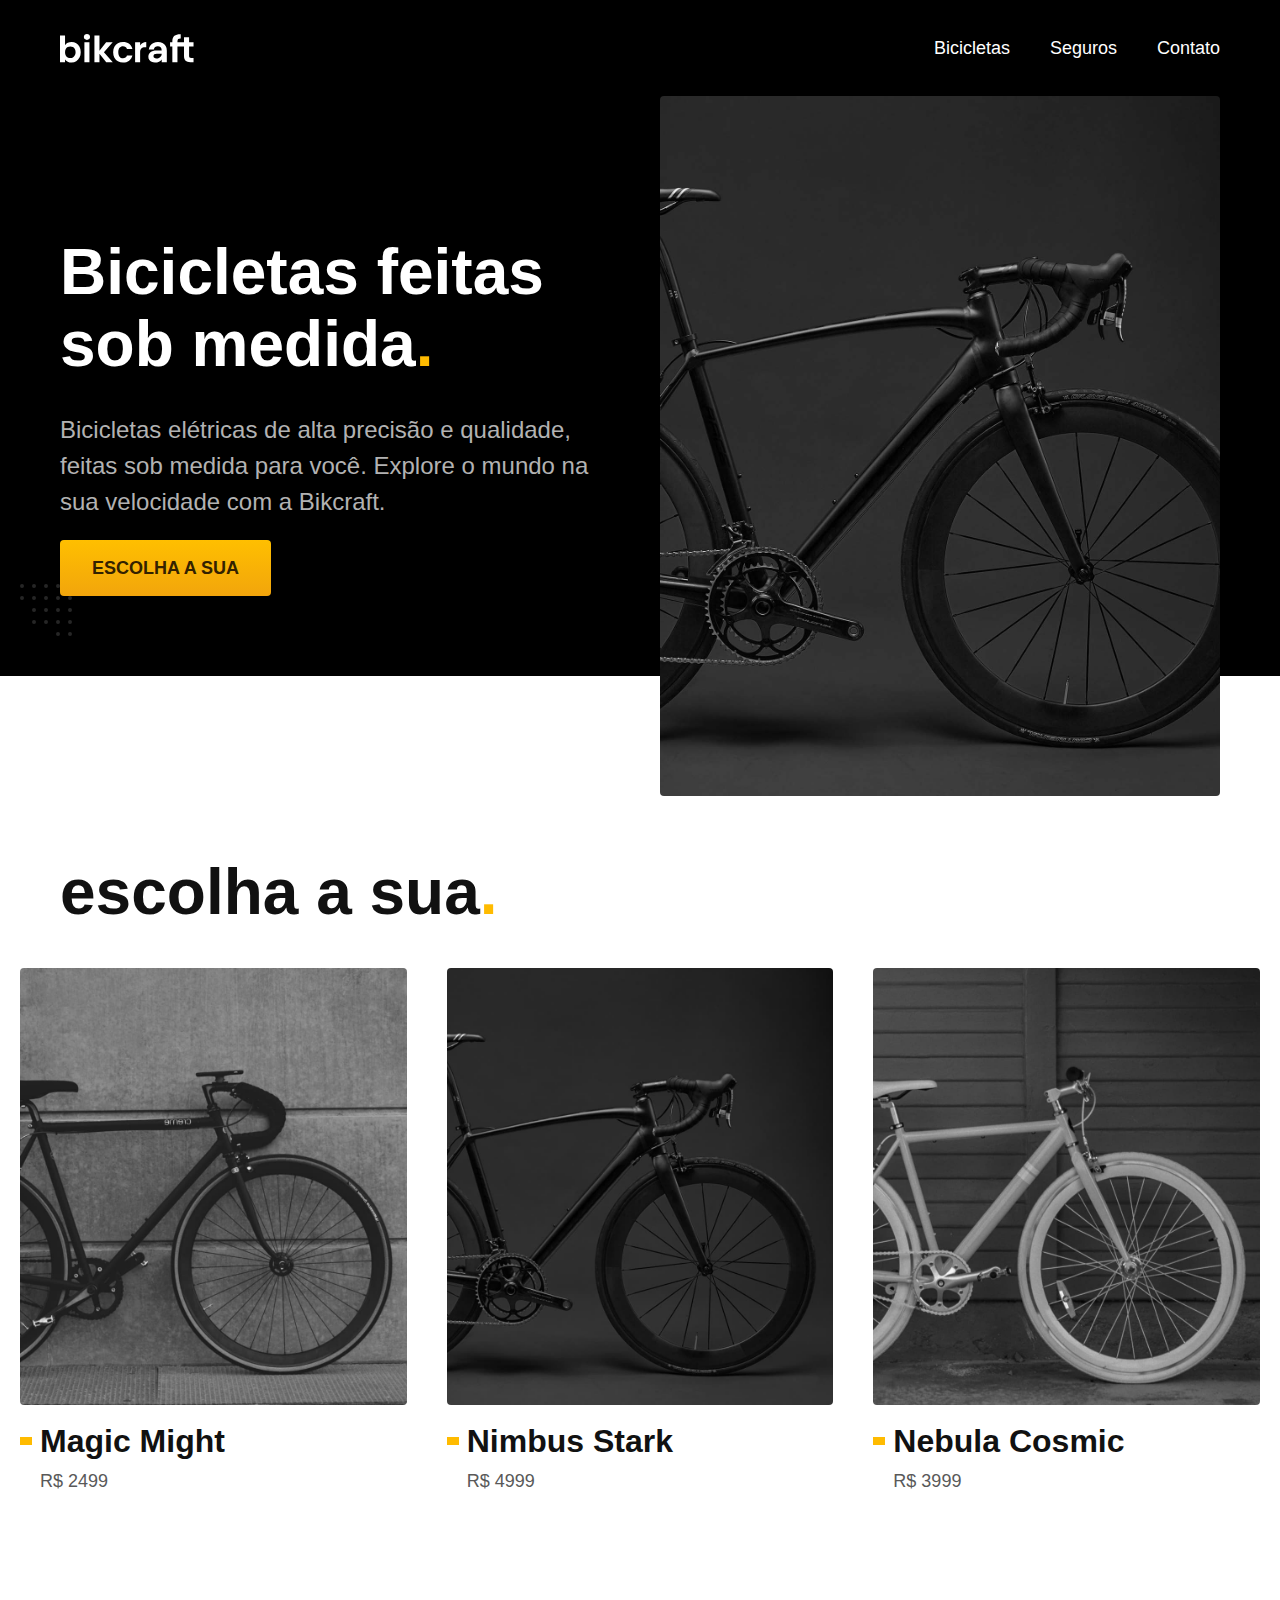
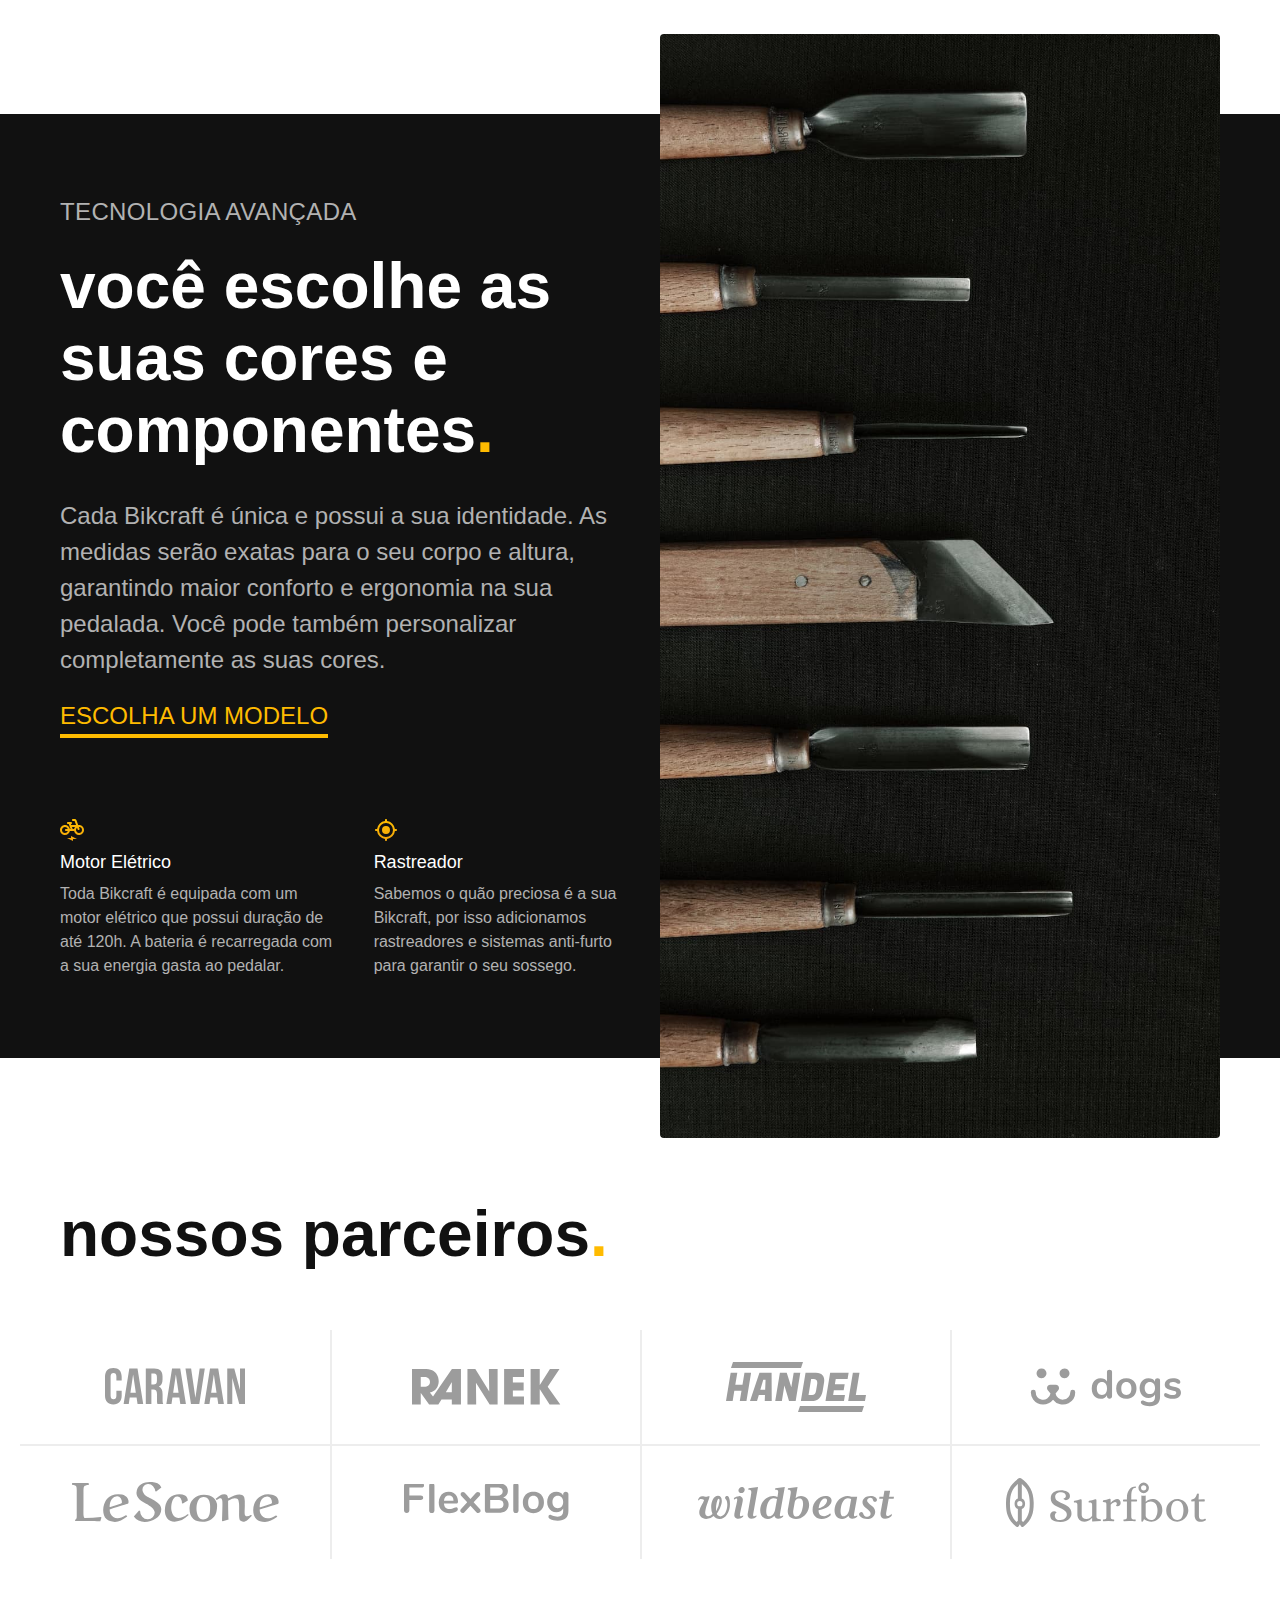
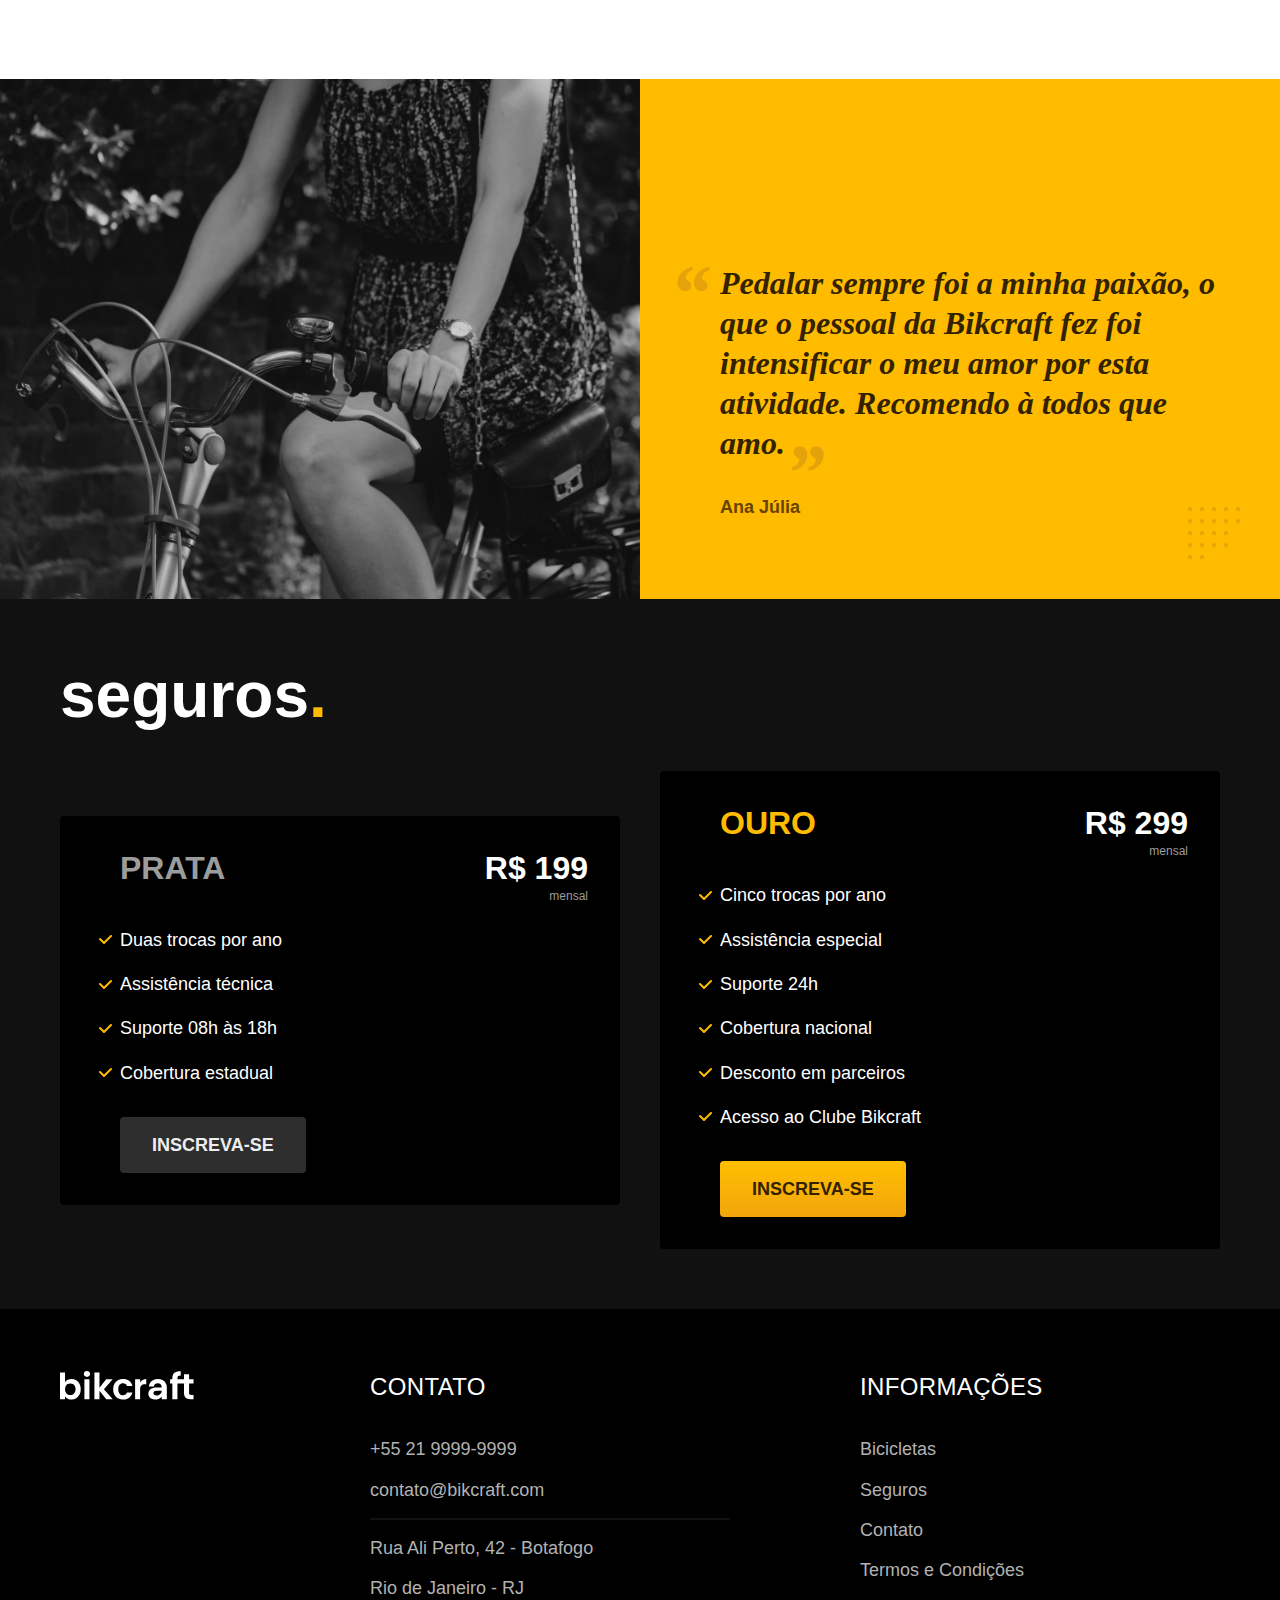
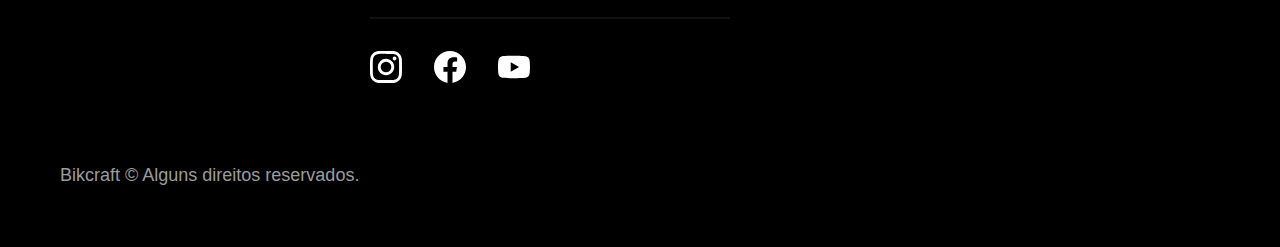
<file: index.html>
<!DOCTYPE html>
<html lang="pt-br">

<head>
  <meta charset="UTF-8">
  <meta name="viewport" content="width=device-width, initial-scale=1.0">

  <title>Bikcraft - Bicicletas Elétricas</title>
  <meta name="description" content="Bicicletas elétricas de alta precisão e qualidade, feitas sob medida para o cliente. Explore o mundo na sua velocidade com a Bikcraft.">

  <link rel="preload" href="./css/style.css" as="style">
  <link rel="stylesheet" href="./css/style.css">
</head>

<body>
  <header class="header-bg">
    <div class="header container">
      <a href="./">
        <img src="./img/bikcraft.svg" width="136" height="32" alt="Bikcraft">
      </a>

      <nav aria-label="primaria">
        <ul class="header-menu font-1-m cor-0">
          <li><a href="./bicicletas.html">Bicicletas</a></li>
          <li><a href="./seguros.html">Seguros</a></li>
          <li><a href="./contato.html">Contato</a></li>
        </ul>
      </nav>
    </div>
  </header>

  <main class="introducao-bg">
    <div class="introducao container">
      <div class="introducao-conteudo">
        <h1 class="font-1-xxl cor-0">Bicicletas feitas sob medida<span class="cor-p1">.</span></h1>
        <p class="font-2-l cor-5">Bicicletas elétricas de alta precisão e qualidade, feitas sob medida para você. Explore o mundo na sua velocidade com a Bikcraft.</p>
        <a class="botao" href="./bicicletas.html">Escolha a sua</a>
      </div>
      <picture>
        <source media="(max-width: 800px)" srcset="./img/bicicletas/nimbus.jpg">
        <img src="./img/fotos/introducao.jpg" width="1280" height="1600" alt="Bicicleta elétrica preta.">
      </picture>
    </div>
  </main>

  <article class="bicicletas-lista">
    <h2 class="container font-1-xxl">escolha a sua<span class="cor-p1">.</span></h2>

    <ul>
      <li>
        <a href="./bicicletas/magic.html">
          <img src="./img/bicicletas/magic-home.jpg" alt="Bicicleta preta" width="920" height="1040">
          <h3 class="font-1-xl">Magic Might</h3>
          <span class="font-2-m cor-8">R$ 2499</span>
        </a>
      </li>
      <li>
        <a href="./bicicletas/nimbus.html">
          <img src="./img/bicicletas/nimbus-home.jpg" alt="Bicicleta preta" width="920" height="1040">
          <h3 class="font-1-xl">Nimbus Stark</h3>
          <span class="font-2-m cor-8">R$ 4999</span>
        </a>
      </li>
      <li>
        <a href="./bicicletas/nebula.html">
          <img src="./img/bicicletas/nebula-home.jpg" alt="Bicicleta preta" width="920" height="1040">
          <h3 class="font-1-xl">Nebula Cosmic</h3>
          <span class="font-2-m cor-8">R$ 3999</span>
        </a>
      </li>
    </ul>
  </article>

  <article class="tecnologia-bg">
    <div class="tecnologia container">
      <div class="tecnologia-conteudo">
        <span class="font-2-l-b cor-5">Tecnologia Avançada</span>
        <h2 class="font-1-xxl cor-0">você escolhe as suas cores e componentes<span class="cor-p1">.</span></h2>
        <p class="font-2-l cor-5">Cada Bikcraft é única e possui a sua identidade. As medidas serão exatas para o seu corpo e altura, garantindo maior conforto e ergonomia na sua pedalada. Você pode também personalizar completamente as suas cores.</p>
        <a class="link" href="./bicicletas.html">Escolha um modelo</a>
        <div class="tecnologia-vantagens">
          <div>
            <img src="./img/icones/eletrica.svg" width="24" height="24" alt="">
            <h3 class="font-1-m cor-0">Motor Elétrico</h3>
            <p class="font-2-s cor-5">Toda Bikcraft é equipada com um motor elétrico que possui duração de até 120h. A bateria é recarregada com a sua energia gasta ao pedalar.</p>
          </div>
          <div>
            <img src="./img/icones/rastreador.svg" width="24" height="24" alt="">
            <h3 class="font-1-m cor-0">Rastreador</h3>
            <p class="font-2-s cor-5">Sabemos o quão preciosa é a sua Bikcraft, por isso adicionamos rastreadores e sistemas anti-furto para garantir o seu sossego.</p>
          </div>
        </div>
      </div>
      <div class="tecnologia-imagem">
        <img src="./img/fotos/tecnologia.jpg" width="1200" height="1920" alt="">
      </div>
    </div>
  </article>

  <section class="parceiros" aria-label="Nossos Parceiros">
    <h2 class="container font-1-xxl">nossos parceiros<span class="cor-p1">.</span></h2>

    <ul>
      <li><img src="./img/parceiros/caravan.svg" alt="Caravan" width="140" height="38"></li>
      <li><img src="./img/parceiros/ranek.svg" alt="Ranek" width="149" height="36"></li>
      <li><img src="./img/parceiros/handel.svg" alt="Handel" width="140" height="50"></li>
      <li><img src="./img/parceiros/dogs.svg" alt="Dogs" width="152" height="39"></li>
      <li><img src="./img/parceiros/lescone.svg" alt="LeScone" width="208" height="41"></li>
      <li><img src="./img/parceiros/flexblog.svg" alt="FlexBlog" width="165" height="38"></li>
      <li><img src="./img/parceiros/wildbeast.svg" alt="Wildbeast" width="196" height="34"></li>
      <li><img src="./img/parceiros/surfbot.svg" alt="Surfbot" width="200" height="49"></li>
    </ul>
  </section>

  <section class="depoimento" aria-label="Depoimento">
    <div>
      <img src="./img/fotos/depoimento.jpg" width="1560" height="1360" alt="Pessoa pedalando uma bicicleta Bikcraft">
    </div>
    <div class="depoimento-conteudo">
      <blockquote class="font-1-xl cor-p5">
        <p>Pedalar sempre foi a minha paixão, o que o pessoal da Bikcraft fez foi intensificar o meu amor por esta atividade. Recomendo à todos que amo.</p>
      </blockquote>
      <span class="font-1-m-b cor-p4">Ana Júlia</span>
    </div>
  </section>

  <article class="seguros-bg">
    <div class="seguros container">
      <h2 class="font-1-xxl cor-0">seguros<span class="cor-p1">.</span></h2>
      <div class="seguros-item">
        <h3 class="font-1-xl cor-6">PRATA</h3>
        <span class="font-1-xl cor-0">R$ 199 <span class="font-1-xs cor-6">mensal</span></span>
        <ul class="font-2-m cor-0">
          <li>Duas trocas por ano</li>
          <li>Assistência técnica</li>
          <li>Suporte 08h às 18h</li>
          <li>Cobertura estadual</li>
        </ul>
        <a class="botao secundario" href="./orcamento.html">Inscreva-se</a>
      </div>

      <div class="seguros-item">
        <h3 class="font-1-xl cor-p1">OURO</h3>
        <span class="font-1-xl cor-0">R$ 299 <span class="font-1-xs cor-6">mensal</span></span>
        <ul class="font-2-m cor-0">
          <li>Cinco trocas por ano</li>
          <li>Assistência especial</li>
          <li>Suporte 24h</li>
          <li>Cobertura nacional</li>
          <li>Desconto em parceiros</li>
          <li>Acesso ao Clube Bikcraft</li>
        </ul>
        <a class="botao" href="./orcamento.html">Inscreva-se</a>
      </div>
    </div>
  </article>

  <footer class="footer-bg">
    <div class="footer container">
      <img src="./img/bikcraft.svg" width="136" height="32" alt="Bikcraft">
      <div class="footer-contato">
        <h3 class="font-2-l-b cor-0">Contato</h3>
        <ul class="font-2-m cor-5">
          <li><a href="tel:+552199999999">+55 21 9999-9999</a></li>
          <li><a href="mailto:contato@bikcraft.com">contato@bikcraft.com</a></li>
          <li>Rua Ali Perto, 42 - Botafogo</li>
          <li>Rio de Janeiro - RJ</li>
        </ul>
        <div class="footer-redes">
          <a href="./">
            <img src="./img/redes/instagram.svg" width="32" height="32" alt="Instagram">
          </a>
          <a href="./">
            <img src="./img/redes/facebook.svg" width="32" height="32" alt="Facebook">
          </a>
          <a href="./">
            <img src="./img/redes/youtube.svg" width="32" height="32" alt="Youtube">
          </a>
        </div>
      </div>
      <div class="footer-informacoes">
        <h3 class="font-2-l-b cor-0">Informações</h3>
        <nav>
          <ul class="font-1-m cor-5">
            <li><a href="./bicicletas.html">Bicicletas</a></li>
            <li><a href="./seguros.html">Seguros</a></li>
            <li><a href="./contato.html">Contato</a></li>
            <li><a href="./termos.html">Termos e Condições</a></li>
          </ul>
        </nav>
      </div>
      <p class="footer-copy font-2-m cor-6">Bikcraft © Alguns direitos reservados.</p>
    </div>
  </footer>
</body>

</html>
</file>
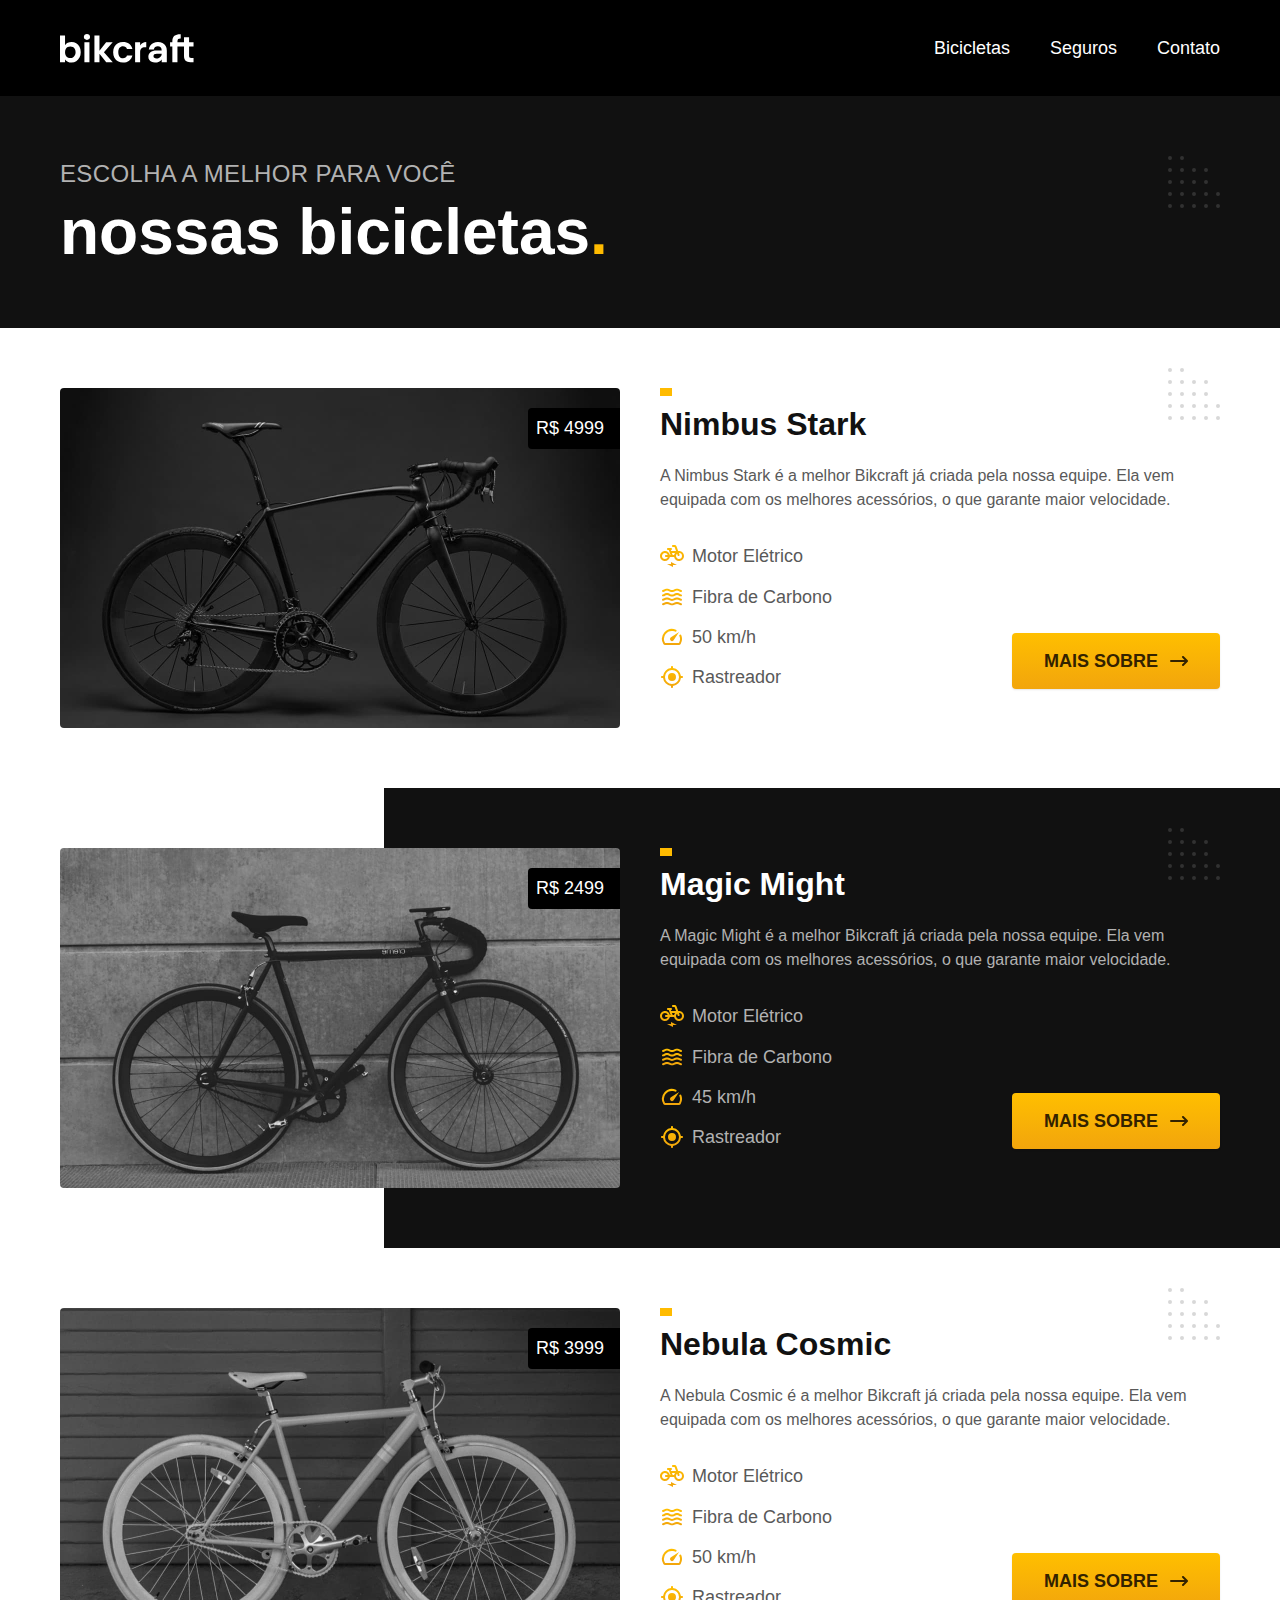
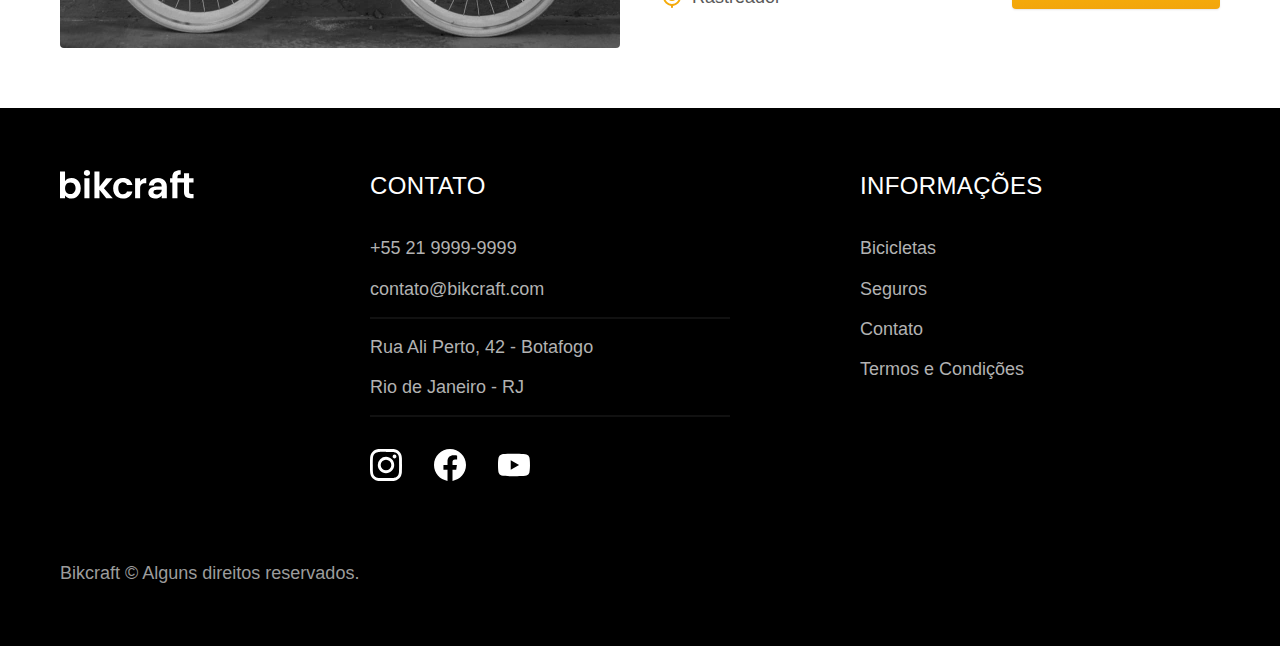
<file: bicicletas.html>
<!DOCTYPE html>
<html lang="pt-br">

<head>
  <meta charset="UTF-8">
  <meta name="viewport" content="width=device-width, initial-scale=1.0">

  <title>Bicicletas | Bikcraft</title>
  <meta name="description" content="Bicicletas">

  <link rel="preload" href="./css/style.css" as="style">
  <link rel="stylesheet" href="./css/style.css">
</head>

<body id="bicicletas">
  <header class="header-bg">
    <div class="header container">
      <a href="./">
        <img src="./img/bikcraft.svg" alt="Bikcraft">
      </a>

      <nav aria-label="primaria">
        <ul class="header-menu font-1-m cor-0">
          <li><a href="./bicicletas.html">Bicicletas</a></li>
          <li><a href="./seguros.html">Seguros</a></li>
          <li><a href="./contato.html">Contato</a></li>
        </ul>
      </nav>
    </div>
  </header>

  <main>
    <div class="titulo-bg">
      <div class="titulo container">
        <p class="font-2-l-b cor-5">Escolha a melhor para você</p>
        <h1 class="font-1-xxl cor-0">nossas bicicletas<span class="cor-p1">.</span></h1>
      </div>
    </div>

    <div class="bicicletas container">
      <div class="bicicletas-imagem">
        <img src="./img/bicicletas/nimbus.jpg" alt="Bicicleta preta">
        <span class="font-2-m cor-0">R$ 4999</span>
      </div>
      <div class="bicicletas-conteudo">
        <h2 class="font-1-xl">Nimbus Stark</h2>
        <p class="font-2-s cor-8">A Nimbus Stark é a melhor Bikcraft já criada pela nossa equipe. Ela vem equipada com os melhores acessórios, o que garante maior velocidade.</p>
        <ul class="font-1-m cor-8">
          <li>
            <img src="./img/icones/eletrica.svg" alt="">
            Motor Elétrico
          </li>
          <li>
            <img src="./img/icones/carbono.svg" alt="">
            Fibra de Carbono
          </li>
          <li>
            <img src="./img/icones/velocidade.svg" alt="">
            50 km/h
          </li>
          <li>
            <img src="./img/icones/rastreador.svg" alt="">
            Rastreador
          </li>
        </ul>
        <a class="botao seta" href="./bicicletas/nimbus.html">Mais Sobre</a>
      </div>
    </div>

    <div class="bicicletas-bg">
      <div class="bicicletas container">
        <div class="bicicletas-imagem">
          <img src="./img/bicicletas/magic.jpg" alt="Bicicleta preta">
          <span class="font-2-m cor-0">R$ 2499</span>
        </div>
        <div class="bicicletas-conteudo">
          <h2 class="font-1-xl cor-0">Magic Might</h2>
          <p class="font-2-s cor-5">A Magic Might é a melhor Bikcraft já criada pela nossa equipe. Ela vem equipada com os melhores acessórios, o que garante maior velocidade.</p>
          <ul class="font-1-m cor-5">
            <li>
              <img src="./img/icones/eletrica.svg" alt="">
              Motor Elétrico
            </li>
            <li>
              <img src="./img/icones/carbono.svg" alt="">
              Fibra de Carbono
            </li>
            <li>
              <img src="./img/icones/velocidade.svg" alt="">
              45 km/h
            </li>
            <li>
              <img src="./img/icones/rastreador.svg" alt="">
              Rastreador
            </li>
          </ul>
          <a class="botao seta" href="./bicicletas/magic.html">Mais Sobre</a>
        </div>
      </div>
    </div>

    <div class="bicicletas container">
      <div class="bicicletas-imagem">
        <img src="./img/bicicletas/nebula.jpg" alt="Bicicleta preta">
        <span class="font-2-m cor-0">R$ 3999</span>
      </div>
      <div class="bicicletas-conteudo">
        <h2 class="font-1-xl">Nebula Cosmic</h2>
        <p class="font-2-s cor-8">A Nebula Cosmic é a melhor Bikcraft já criada pela nossa equipe. Ela vem equipada com os melhores acessórios, o que garante maior velocidade.</p>
        <ul class="font-1-m cor-8">
          <li>
            <img src="./img/icones/eletrica.svg" alt="">
            Motor Elétrico
          </li>
          <li>
            <img src="./img/icones/carbono.svg" alt="">
            Fibra de Carbono
          </li>
          <li>
            <img src="./img/icones/velocidade.svg" alt="">
            50 km/h
          </li>
          <li>
            <img src="./img/icones/rastreador.svg" alt="">
            Rastreador
          </li>
        </ul>
        <a class="botao seta" href="./bicicletas/nebula.html">Mais Sobre</a>
      </div>
    </div>

  </main>

  <footer class="footer-bg">
    <div class="footer container">
      <img src="./img/bikcraft.svg" alt="Bikcraft">
      <div class="footer-contato">
        <h3 class="font-2-l-b cor-0">Contato</h3>
        <ul class="font-2-m cor-5">
          <li><a href="tel:+552199999999">+55 21 9999-9999</a></li>
          <li><a href="mailto:contato@bikcraft.com">contato@bikcraft.com</a></li>
          <li>Rua Ali Perto, 42 - Botafogo</li>
          <li>Rio de Janeiro - RJ</li>
        </ul>
        <div class="footer-redes">
          <a href="./">
            <img src="./img/redes/instagram.svg" alt="Instagram">
          </a>
          <a href="./">
            <img src="./img/redes/facebook.svg" alt="Facebook">
          </a>
          <a href="./">
            <img src="./img/redes/youtube.svg" alt="Youtube">
          </a>
        </div>
      </div>
      <div class="footer-informacoes">
        <h3 class="font-2-l-b cor-0">Informações</h3>
        <nav>
          <ul class="font-1-m cor-5">
            <li><a href="./bicicletas.html">Bicicletas</a></li>
            <li><a href="./seguros.html">Seguros</a></li>
            <li><a href="./contato.html">Contato</a></li>
            <li><a href="./termos.html">Termos e Condições</a></li>
          </ul>
        </nav>
      </div>
      <p class="footer-copy font-2-m cor-6">Bikcraft © Alguns direitos reservados.</p>
    </div>
  </footer>
</body>

</html>
</file>
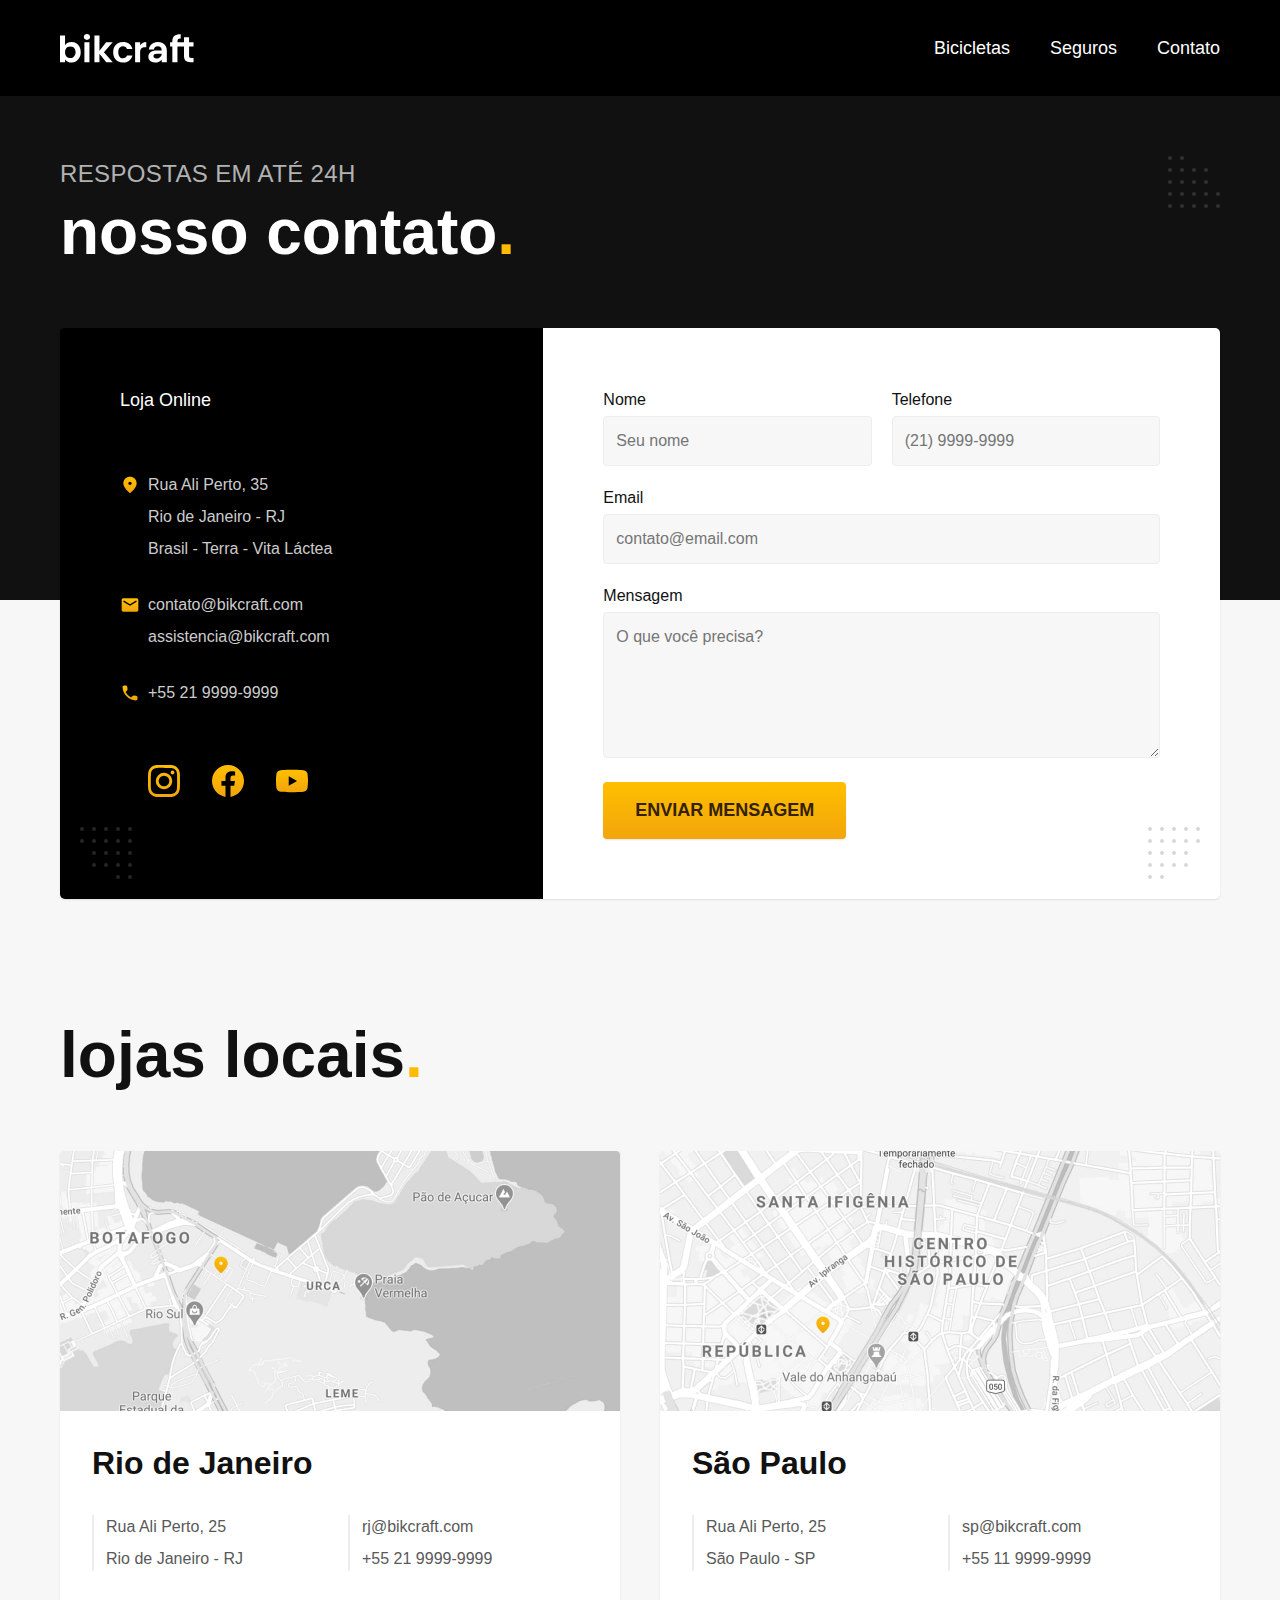
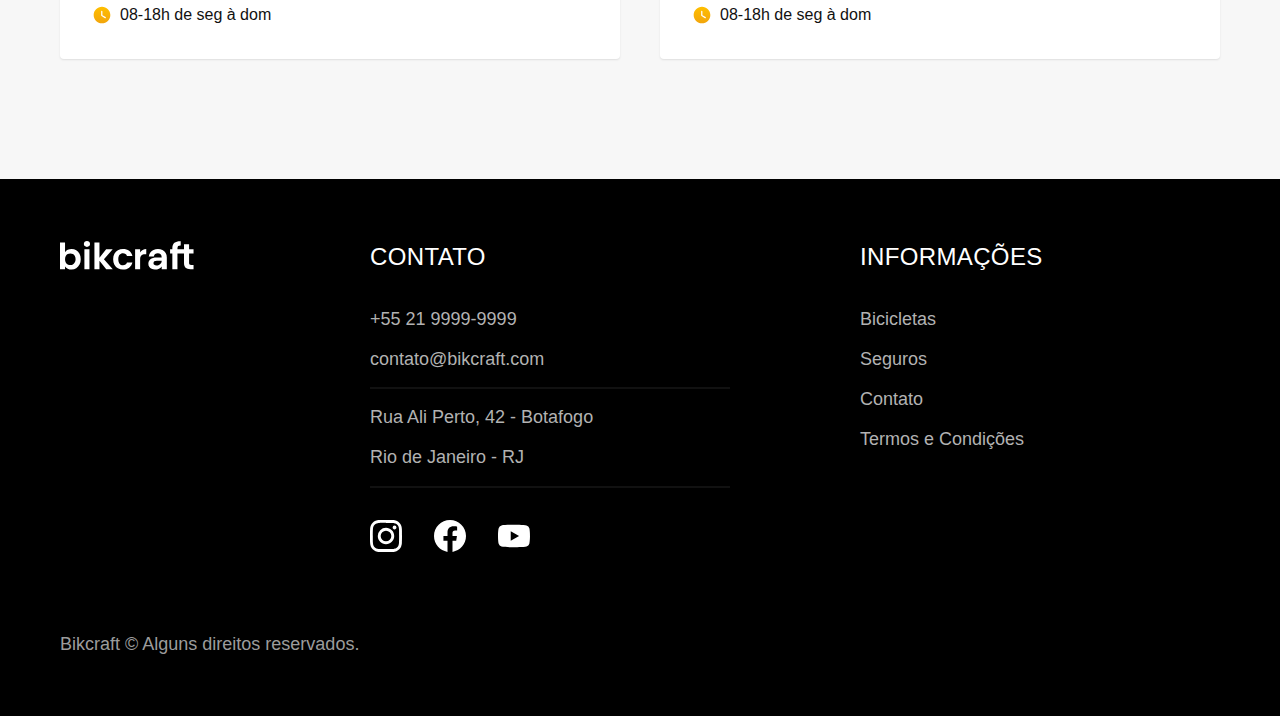
<file: contato.html>
<!DOCTYPE html>
<html lang="pt-br">

<head>
  <meta charset="UTF-8">
  <meta name="viewport" content="width=device-width, initial-scale=1.0">

  <title>Contato | Bikcraft</title>
  <meta name="description" content="Contato.">

  <link rel="preload" href="./css/style.css" as="style">
  <link rel="stylesheet" href="./css/style.css">
</head>

<body id="contato">
  <header class="header-bg">
    <div class="header container">
      <a href="./">
        <img src="./img/bikcraft.svg" alt="Bikcraft">
      </a>

      <nav aria-label="primaria">
        <ul class="header-menu font-1-m cor-0">
          <li><a href="./bicicletas.html">Bicicletas</a></li>
          <li><a href="./seguros.html">Seguros</a></li>
          <li><a href="./contato.html">Contato</a></li>
        </ul>
      </nav>
    </div>
  </header>

  <main>
    <div class="titulo-bg">
      <div class="titulo container">
        <p class="font-2-l-b cor-5">Respostas em até 24h</p>
        <h1 class="font-1-xxl cor-0">nosso contato<span class="cor-p1">.</span></h1>
      </div>
    </div>

    <div class="contato container">
      <section class="contato-dados" aria-label="Endereço">
        <h2 class="font-1-m cor-0">Loja Online</h2>
        <div class="contato-endereco font-2-s cor-4">
          <p>Rua Ali Perto, 35</p>
          <p>Rio de Janeiro - RJ</p>
          <p>Brasil - Terra - Vita Láctea</p>
        </div>
        <address class="contato-meios font-2-s cor-4">
          <a href="mailto:contato@bikcraft.com">contato@bikcraft.com</a>
          <a href="mailto:assistencia@bikcraft.com">assistencia@bikcraft.com</a>
          <a href="tel:+552199999999">+55 21 9999-9999</a>
        </address>
        <div class="contato-redes">
          <a href="./">
            <img src="./img/redes/instagram-p.svg" alt="Instagram">
          </a>
          <a href="./">
            <img src="./img/redes/facebook-p.svg" alt="Facebook">
          </a>
          <a href="./">
            <img src="./img/redes/youtube-p.svg" alt="Youtube">
          </a>
        </div>
      </section>
      <section class="contato-formulario" aria-label="Formulário">
        <form class="form" action="./contato.html">
          <div>
            <label for="nome">Nome</label>
            <input type="text" id="nome" name="nome" placeholder="Seu nome">
          </div>
          <div>
            <label for="telefone">Telefone</label>
            <input type="text" id="telefone" name="telefone" placeholder="(21) 9999-9999">
          </div>
          <div class="col-2">
            <label for="email">Email</label>
            <input type="email" id="email" name="email" placeholder="contato@email.com">
          </div>
          <div class="col-2">
            <label for="mensagem">Mensagem</label>
            <textarea rows="5" id="mensagem" name="mensagem" placeholder="O que você precisa?"></textarea>
          </div>
          <button class="botao col-2">Enviar Mensagem</button>
        </form>
      </section>
    </div>
  </main>

  <article class="lojas container">
    <h2 class="font-1-xxl">lojas locais<span class="cor-p1">.</span></h2>
    <div class="lojas-item">
      <img src="./img/lojas/rj.jpg" alt="mapa marcando o endereço em Rua Ali Perto, 25 - Rio de Janeiro - RJ">
      <div class="lojas-conteudo">
        <h3 class="font-1-xl">Rio de Janeiro</h3>
        <div class="lojas-dados font-2-s cor-8">
          <p>Rua Ali Perto, 25</p>
          <p>Rio de Janeiro - RJ</p>
        </div>
        <div class="lojas-dados font-2-s cor-8">
          <a href="mailto:rj@bikcraft.com">rj@bikcraft.com</a>
          <a href="tel:+552199999999">+55 21 9999-9999</a>
        </div>
        <p class="lojas-tempo font-1-s"><img src="./img/icones/horario.svg" alt="">08-18h de seg à dom</p>
      </div>
    </div>

    <div class="lojas-item">
      <img src="./img/lojas/sp.jpg" alt="mapa marcando o endereço em Rua Ali Perto, 25 - São Paulo - SP">
      <div class="lojas-conteudo">
        <h3 class="font-1-xl">São Paulo</h3>
        <div class="lojas-dados font-2-s cor-8">
          <p>Rua Ali Perto, 25</p>
          <p>São Paulo - SP</p>
        </div>
        <div class="lojas-dados font-2-s cor-8">
          <a href="mailto:sp@bikcraft.com">sp@bikcraft.com</a>
          <a href="tel:+551199999999">+55 11 9999-9999</a>
        </div>
        <p class="lojas-tempo font-1-s"><img src="./img/icones/horario.svg" alt="">08-18h de seg à dom</p>
      </div>
    </div>
  </article>

  <footer class="footer-bg">
    <div class="footer container">
      <img src="./img/bikcraft.svg" alt="Bikcraft">
      <div class="footer-contato">
        <h3 class="font-2-l-b cor-0">Contato</h3>
        <ul class="font-2-m cor-5">
          <li><a href="tel:+552199999999">+55 21 9999-9999</a></li>
          <li><a href="mailto:contato@bikcraft.com">contato@bikcraft.com</a></li>
          <li>Rua Ali Perto, 42 - Botafogo</li>
          <li>Rio de Janeiro - RJ</li>
        </ul>
        <div class="footer-redes">
          <a href="./">
            <img src="./img/redes/instagram.svg" alt="Instagram">
          </a>
          <a href="./">
            <img src="./img/redes/facebook.svg" alt="Facebook">
          </a>
          <a href="./">
            <img src="./img/redes/youtube.svg" alt="Youtube">
          </a>
        </div>
      </div>
      <div class="footer-informacoes">
        <h3 class="font-2-l-b cor-0">Informações</h3>
        <nav>
          <ul class="font-1-m cor-5">
            <li><a href="./bicicletas.html">Bicicletas</a></li>
            <li><a href="./seguros.html">Seguros</a></li>
            <li><a href="./contato.html">Contato</a></li>
            <li><a href="./termos.html">Termos e Condições</a></li>
          </ul>
        </nav>
      </div>
      <p class="footer-copy font-2-m cor-6">Bikcraft © Alguns direitos reservados.</p>
    </div>
  </footer>
</body>

</html>
</file>
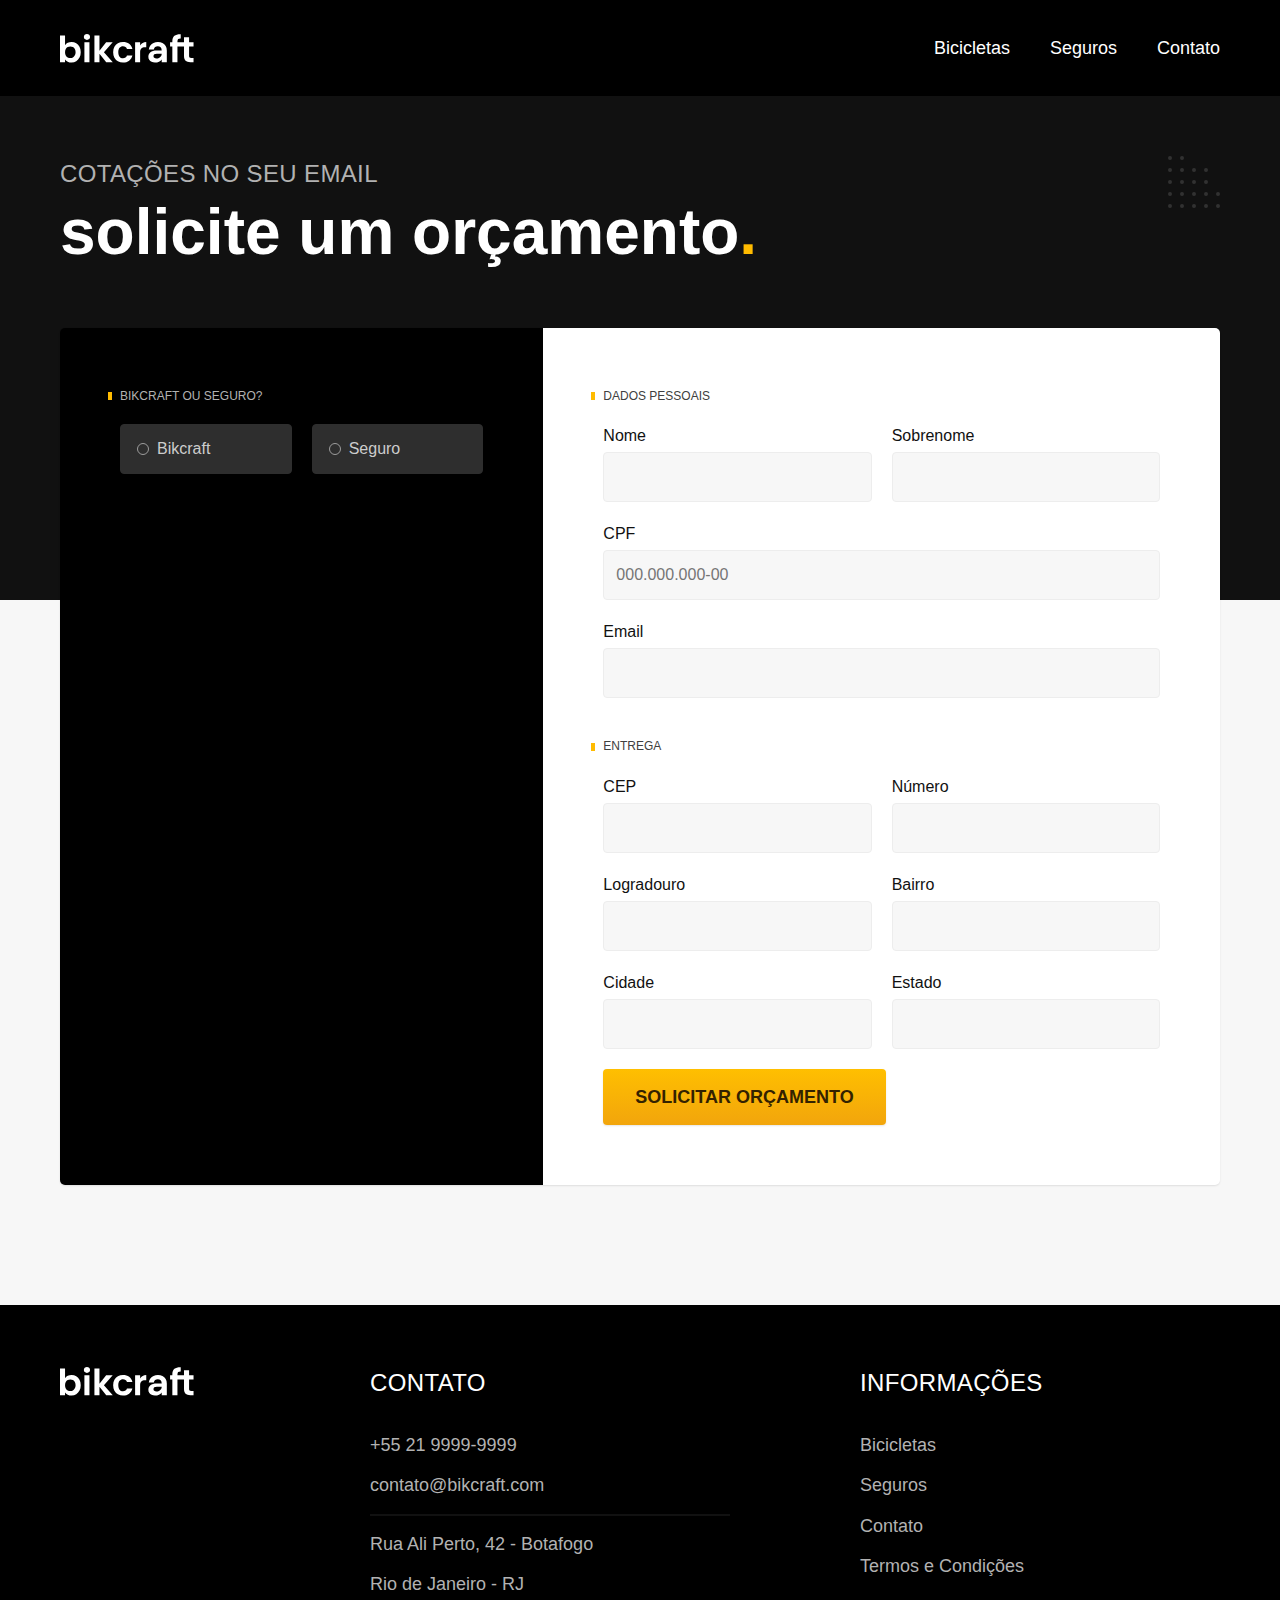
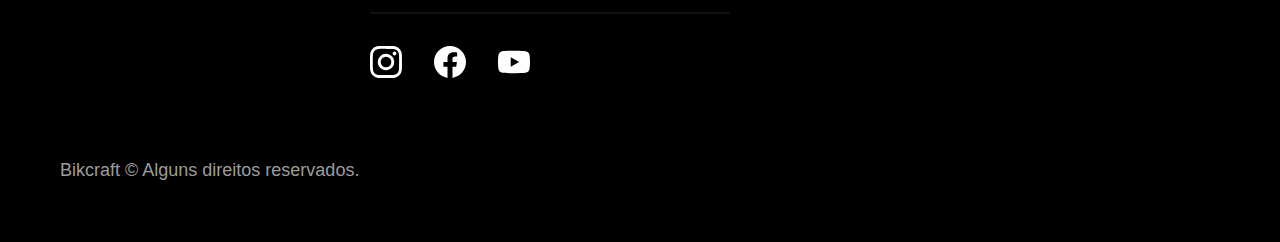
<file: orcamento.html>
<!DOCTYPE html>
<html lang="pt-br">

<head>
  <meta charset="UTF-8">
  <meta name="viewport" content="width=device-width, initial-scale=1.0">

  <title>Orçamento | Bikcraft</title>
  <meta name="description" content="Orçamento.">

  <link rel="stylesheet" href="./css/style.css">
</head>

<body id="orcamento">
  <header class="header-bg">
    <div class="header container">
      <a href="./">
        <img src="./img/bikcraft.svg" alt="Bikcraft">
      </a>

      <nav aria-label="primaria">
        <ul class="header-menu font-1-m cor-0">
          <li><a href="./bicicletas.html">Bicicletas</a></li>
          <li><a href="./seguros.html">Seguros</a></li>
          <li><a href="./contato.html">Contato</a></li>
        </ul>
      </nav>
    </div>
  </header>

  <main>
    <div class="titulo-bg">
      <div class="titulo container">
        <p class="font-2-l-b cor-5">Cotações no seu email</p>
        <h1 class="font-1-xxl cor-0">solicite um orçamento<span class="cor-p1">.</span></h1>
      </div>
    </div>

    <form class="orcamento container" action="./orcamento.html">
      <div class="orcamento-produto">
        <h2 class="font-1-xs cor-5">Bikcraft ou Seguro?</h2>

        <input type="radio" name="tipo" value="bikcraft" id="bikcraft">
        <label for="bikcraft">Bikcraft</label>

        <input type="radio" name="tipo" value="seguro" id="seguro">
        <label for="seguro">Seguro</label>

        <div class="orcamento-conteudo" id="orcamento-bikcraft">
          <h2 class="font-1-xs cor-5">Escolha a sua</h2>

          <input type="radio" name="produto" value="nimbus" id="nimbus">
          <label for="nimbus">Nimbus Stark <span>R$ 4999</span></label>
          <div class="orcamento-detalhes">
            <ul class="font-1-xs cor-8">
              <li><img src="./img/icones/eletrica.svg" alt=""> Motor Elétrico</li>
              <li><img src="./img/icones/carbono.svg" alt=""> Fibra de Carbono</li>
              <li><img src="./img/icones/velocidade.svg" alt=""> 50 km/h</li>
              <li><img src="./img/icones/rastreador.svg" alt=""> Rastreador</li>
            </ul>
            <img src="./img/bicicletas/nimbus.jpg" alt="Bicicleta preta">
          </div>

          <input type="radio" name="produto" value="magic" id="magic">
          <label for="magic">Magic Might <span>R$ 2499</span></label>
          <div class="orcamento-detalhes">
            <ul class="font-1-xs cor-8">
              <li><img src="./img/icones/eletrica.svg" alt=""> Motor Elétrico</li>
              <li><img src="./img/icones/carbono.svg" alt=""> Fibra de Carbono</li>
              <li><img src="./img/icones/velocidade.svg" alt=""> 45 km/h</li>
              <li><img src="./img/icones/rastreador.svg" alt=""> Rastreador</li>
            </ul>
            <img src="./img/bicicletas/magic.jpg" alt="Bicicleta preta">
          </div>

          <input type="radio" name="produto" value="nebula" id="nebula">
          <label for="nebula">Nebula Cosmic <span>R$ 3999</span></label>
          <div class="orcamento-detalhes">
            <ul class="font-1-xs cor-8">
              <li><img src="./img/icones/eletrica.svg" alt=""> Motor Elétrico</li>
              <li><img src="./img/icones/carbono.svg" alt=""> Fibra de Carbono</li>
              <li><img src="./img/icones/velocidade.svg" alt=""> 40 km/h</li>
              <li><img src="./img/icones/rastreador.svg" alt=""> Rastreador</li>
            </ul>
            <img src="./img/bicicletas/nebula.jpg" alt="Bicicleta branca">
          </div>

        </div>

        <div class="orcamento-conteudo" id="orcamento-seguro">
          <h2 class="font-1-xs cor-5">Escolha o plano</h2>

          <input type="radio" name="produto" value="prata" id="prata">
          <label for="prata">Prata <span>R$ 199</span></label>

          <input type="radio" name="produto" value="ouro" id="ouro">
          <label for="ouro">Ouro <span>R$ 299</span></label>
        </div>
      </div>
      <div class="orcamento-dados form">
        <h2 class="font-1-xs cor-9 col-2">dados pessoais</h2>
        <div>
          <label for="nome">Nome</label>
          <input type="text" id="nome" name="nome">
        </div>
        <div>
          <label for="sobrenome">Sobrenome</label>
          <input type="text" id="sobrenome" name="sobrenome">
        </div>
        <div class="col-2">
          <label for="cpf">CPF</label>
          <input type="text" id="cpf" name="cpf" placeholder="000.000.000-00">
        </div>
        <div class="col-2">
          <label for="email">Email</label>
          <input type="email" id="email" name="email">
        </div>
        <h2 class="font-1-xs cor-9 col-2">entrega</h2>
        <div>
          <label for="cep">CEP</label>
          <input type="text" id="cep" name="cep">
        </div>
        <div>
          <label for="numero">Número</label>
          <input type="text" id="numero" name="numero">
        </div>
        <div>
          <label for="logradouro">Logradouro</label>
          <input type="text" id="logradouro" name="logradouro">
        </div>
        <div>
          <label for="bairro">Bairro</label>
          <input type="text" id="bairro" name="bairro">
        </div>
        <div>
          <label for="cidade">Cidade</label>
          <input type="text" id="cidade" name="cidade">
        </div>
        <div>
          <label for="estado">Estado</label>
          <input type="text" id="estado" name="estado">
        </div>
        <button class="botao col-2">Solicitar Orçamento</button>
      </div>
    </form>
  </main>

  <footer class="footer-bg">
    <div class="footer container">
      <img src="./img/bikcraft.svg" alt="Bikcraft">
      <div class="footer-contato">
        <h3 class="font-2-l-b cor-0">Contato</h3>
        <ul class="font-2-m cor-5">
          <li><a href="tel:+552199999999">+55 21 9999-9999</a></li>
          <li><a href="mailto:contato@bikcraft.com">contato@bikcraft.com</a></li>
          <li>Rua Ali Perto, 42 - Botafogo</li>
          <li>Rio de Janeiro - RJ</li>
        </ul>
        <div class="footer-redes">
          <a href="./">
            <img src="./img/redes/instagram.svg" alt="Instagram">
          </a>
          <a href="./">
            <img src="./img/redes/facebook.svg" alt="Facebook">
          </a>
          <a href="./">
            <img src="./img/redes/youtube.svg" alt="Youtube">
          </a>
        </div>
      </div>
      <div class="footer-informacoes">
        <h3 class="font-2-l-b cor-0">Informações</h3>
        <nav>
          <ul class="font-1-m cor-5">
            <li><a href="./bicicletas.html">Bicicletas</a></li>
            <li><a href="./seguros.html">Seguros</a></li>
            <li><a href="./contato.html">Contato</a></li>
            <li><a href="./termos.html">Termos e Condições</a></li>
          </ul>
        </nav>
      </div>
      <p class="footer-copy font-2-m cor-6">Bikcraft © Alguns direitos reservados.</p>
    </div>
  </footer>
</body>

</html>
</file>
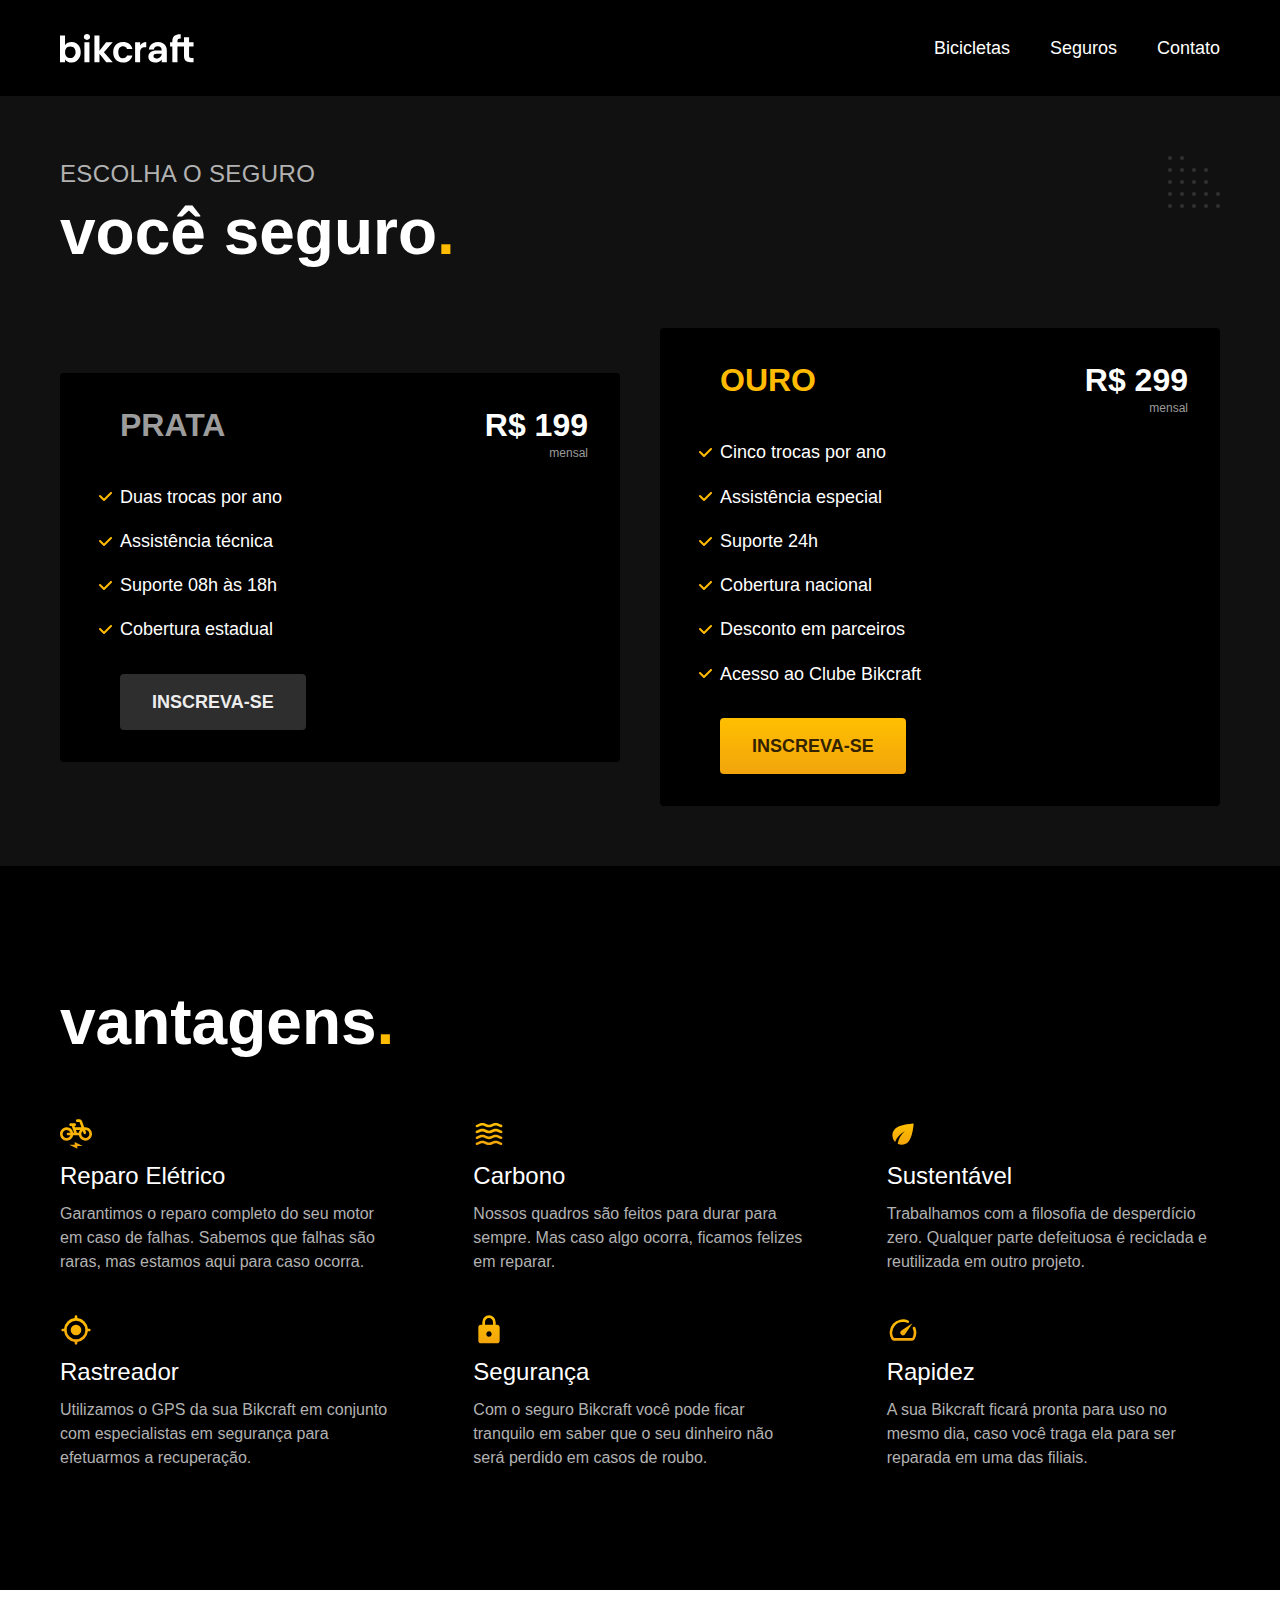
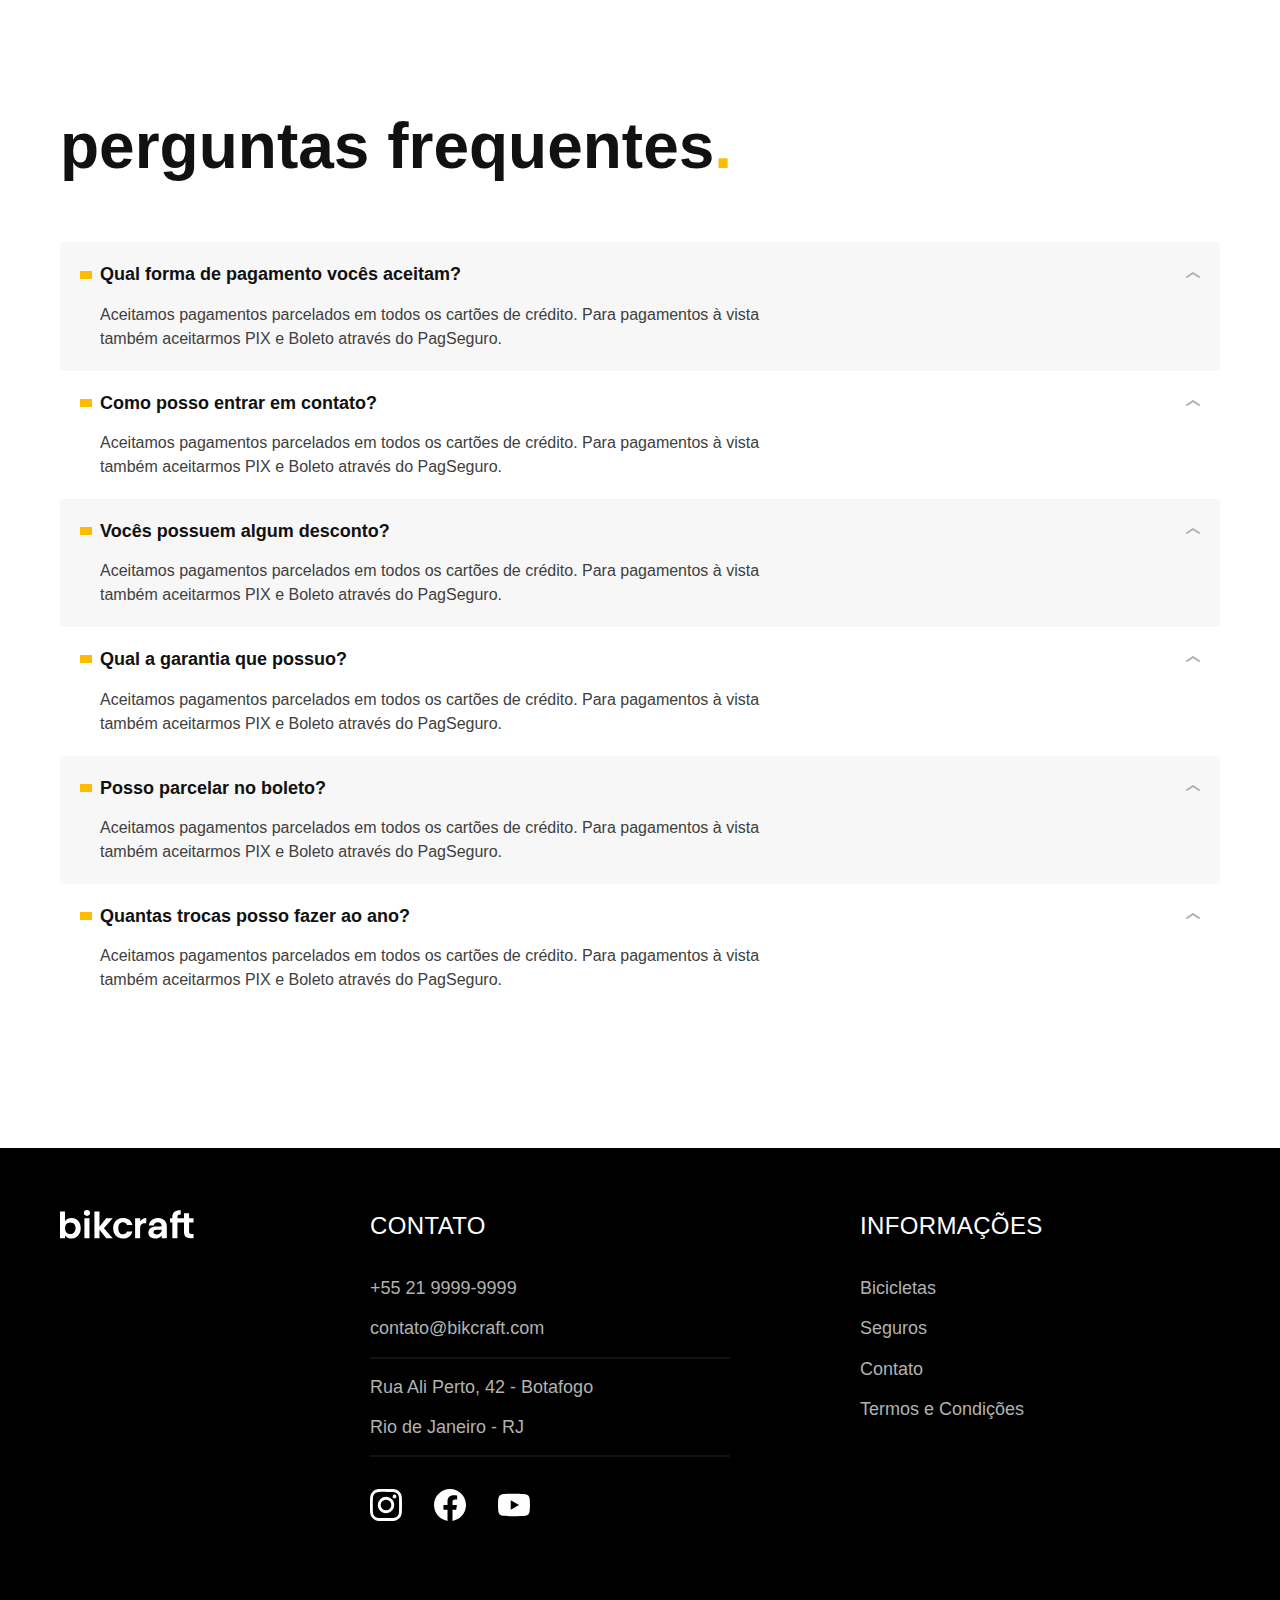
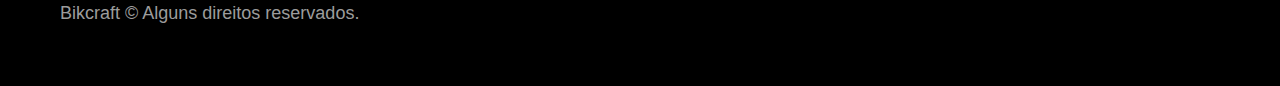
<file: seguros.html>
<!DOCTYPE html>
<html lang="pt-br">

<head>
  <meta charset="UTF-8">
  <meta name="viewport" content="width=device-width, initial-scale=1.0">

  <title>Seguros | Bikcraft</title>
  <meta name="description" content="Seguros.">

  <link rel="preload" href="./css/style.css" as="style">
  <link rel="stylesheet" href="./css/style.css">
</head>

<body id="seguros">
  <header class="header-bg">
    <div class="header container">
      <a href="./">
        <img src="./img/bikcraft.svg" alt="Bikcraft">
      </a>

      <nav aria-label="primaria">
        <ul class="header-menu font-1-m cor-0">
          <li><a href="./bicicletas.html">Bicicletas</a></li>
          <li><a href="./seguros.html">Seguros</a></li>
          <li><a href="./contato.html">Contato</a></li>
        </ul>
      </nav>
    </div>
  </header>

  <main class="seguros-bg">
    <div class="titulo-bg">
      <div class="titulo container">
        <p class="font-2-l-b cor-5">Escolha o seguro</p>
        <h1 class="font-1-xxl cor-0">você seguro<span class="cor-p1">.</span></h1>
      </div>
    </div>

    <div class="seguros container">

      <div class="seguros-item">
        <h3 class="font-1-xl cor-6">PRATA</h3>
        <span class="font-1-xl cor-0">R$ 199 <span class="font-1-xs cor-6">mensal</span></span>
        <ul class="font-2-m cor-0">
          <li>Duas trocas por ano</li>
          <li>Assistência técnica</li>
          <li>Suporte 08h às 18h</li>
          <li>Cobertura estadual</li>
        </ul>
        <a class="botao secundario" href="./orcamento.html">Inscreva-se</a>
      </div>

      <div class="seguros-item">
        <h3 class="font-1-xl cor-p1">OURO</h3>
        <span class="font-1-xl cor-0">R$ 299 <span class="font-1-xs cor-6">mensal</span></span>
        <ul class="font-2-m cor-0">
          <li>Cinco trocas por ano</li>
          <li>Assistência especial</li>
          <li>Suporte 24h</li>
          <li>Cobertura nacional</li>
          <li>Desconto em parceiros</li>
          <li>Acesso ao Clube Bikcraft</li>
        </ul>
        <a class="botao" href="./orcamento.html">Inscreva-se</a>
      </div>
    </div>
  </main>

  <article class="vantagens-bg">
    <div class="vantagens container">
      <h2 class="font-1-xxl cor-0">vantagens<span class="cor-p1">.</span></h2>
      <ul>
        <li>
          <img src="./img/icones/eletrica.svg" alt="">
          <h3 class="font-1-l cor-0">Reparo Elétrico</h3>
          <p class="font-2-s cor-5">Garantimos o reparo completo do seu motor em caso de falhas. Sabemos que falhas são raras, mas estamos aqui para caso ocorra.</p>
        </li>
        <li>
          <img src="./img/icones/carbono.svg" alt="">
          <h3 class="font-1-l cor-0">Carbono</h3>
          <p class="font-2-s cor-5">Nossos quadros são feitos para durar para sempre. Mas caso algo ocorra, ficamos felizes em reparar.</p>
        </li>
        <li>
          <img src="./img/icones/sustentavel.svg" alt="">
          <h3 class="font-1-l cor-0">Sustentável</h3>
          <p class="font-2-s cor-5">Trabalhamos com a filosofia de desperdício zero. Qualquer parte defeituosa é reciclada e reutilizada em outro projeto.</p>
        </li>
        <li>
          <img src="./img/icones/rastreador.svg" alt="">
          <h3 class="font-1-l cor-0">Rastreador</h3>
          <p class="font-2-s cor-5">Utilizamos o GPS da sua Bikcraft em conjunto com especialistas em segurança para efetuarmos a recuperação.</p>
        </li>
        <li>
          <img src="./img/icones/seguro.svg" alt="">
          <h3 class="font-1-l cor-0">Segurança</h3>
          <p class="font-2-s cor-5">Com o seguro Bikcraft você pode ficar tranquilo em saber que o seu dinheiro não será perdido em casos de roubo.</p>
        </li>
        <li>
          <img src="./img/icones/velocidade.svg" alt="">
          <h3 class="font-1-l cor-0">Rapidez</h3>
          <p class="font-2-s cor-5">A sua Bikcraft ficará pronta para uso no mesmo dia, caso você traga ela para ser reparada em uma das filiais.</p>
        </li>
      </ul>
    </div>
  </article>

  <article class="perguntas container">
    <h2 class="font-1-xxl">perguntas frequentes<span class="cor-p1">.</span></h2>

    <dl>
      <div>
        <dt class="font-1-m-b">Qual forma de pagamento vocês aceitam?</dt>
        <dd class="font-2-s cor-9">Aceitamos pagamentos parcelados em todos os cartões de crédito. Para pagamentos à vista também aceitarmos PIX e Boleto através do PagSeguro.</dd>
      </div>
      <div>
        <dt class="font-1-m-b">Como posso entrar em contato?</dt>
        <dd class="font-2-s cor-9">Aceitamos pagamentos parcelados em todos os cartões de crédito. Para pagamentos à vista também aceitarmos PIX e Boleto através do PagSeguro.</dd>
      </div>
      <div>
        <dt class="font-1-m-b">Vocês possuem algum desconto?</dt>
        <dd class="font-2-s cor-9">Aceitamos pagamentos parcelados em todos os cartões de crédito. Para pagamentos à vista também aceitarmos PIX e Boleto através do PagSeguro.</dd>
      </div>
      <div>
        <dt class="font-1-m-b">Qual a garantia que possuo?</dt>
        <dd class="font-2-s cor-9">Aceitamos pagamentos parcelados em todos os cartões de crédito. Para pagamentos à vista também aceitarmos PIX e Boleto através do PagSeguro.</dd>
      </div>
      <div>
        <dt class="font-1-m-b">Posso parcelar no boleto?</dt>
        <dd class="font-2-s cor-9">Aceitamos pagamentos parcelados em todos os cartões de crédito. Para pagamentos à vista também aceitarmos PIX e Boleto através do PagSeguro.</dd>
      </div>
      <div>
        <dt class="font-1-m-b">Quantas trocas posso fazer ao ano?</dt>
        <dd class="font-2-s cor-9">Aceitamos pagamentos parcelados em todos os cartões de crédito. Para pagamentos à vista também aceitarmos PIX e Boleto através do PagSeguro.</dd>
      </div>
    </dl>
  </article>

  <footer class="footer-bg">
    <div class="footer container">
      <img src="./img/bikcraft.svg" alt="Bikcraft">
      <div class="footer-contato">
        <h3 class="font-2-l-b cor-0">Contato</h3>
        <ul class="font-2-m cor-5">
          <li><a href="tel:+552199999999">+55 21 9999-9999</a></li>
          <li><a href="mailto:contato@bikcraft.com">contato@bikcraft.com</a></li>
          <li>Rua Ali Perto, 42 - Botafogo</li>
          <li>Rio de Janeiro - RJ</li>
        </ul>
        <div class="footer-redes">
          <a href="./">
            <img src="./img/redes/instagram.svg" alt="Instagram">
          </a>
          <a href="./">
            <img src="./img/redes/facebook.svg" alt="Facebook">
          </a>
          <a href="./">
            <img src="./img/redes/youtube.svg" alt="Youtube">
          </a>
        </div>
      </div>
      <div class="footer-informacoes">
        <h3 class="font-2-l-b cor-0">Informações</h3>
        <nav>
          <ul class="font-1-m cor-5">
            <li><a href="./bicicletas.html">Bicicletas</a></li>
            <li><a href="./seguros.html">Seguros</a></li>
            <li><a href="./contato.html">Contato</a></li>
            <li><a href="./termos.html">Termos e Condições</a></li>
          </ul>
        </nav>
      </div>
      <p class="footer-copy font-2-m cor-6">Bikcraft © Alguns direitos reservados.</p>
    </div>
  </footer>
</body>

</html>
</file>
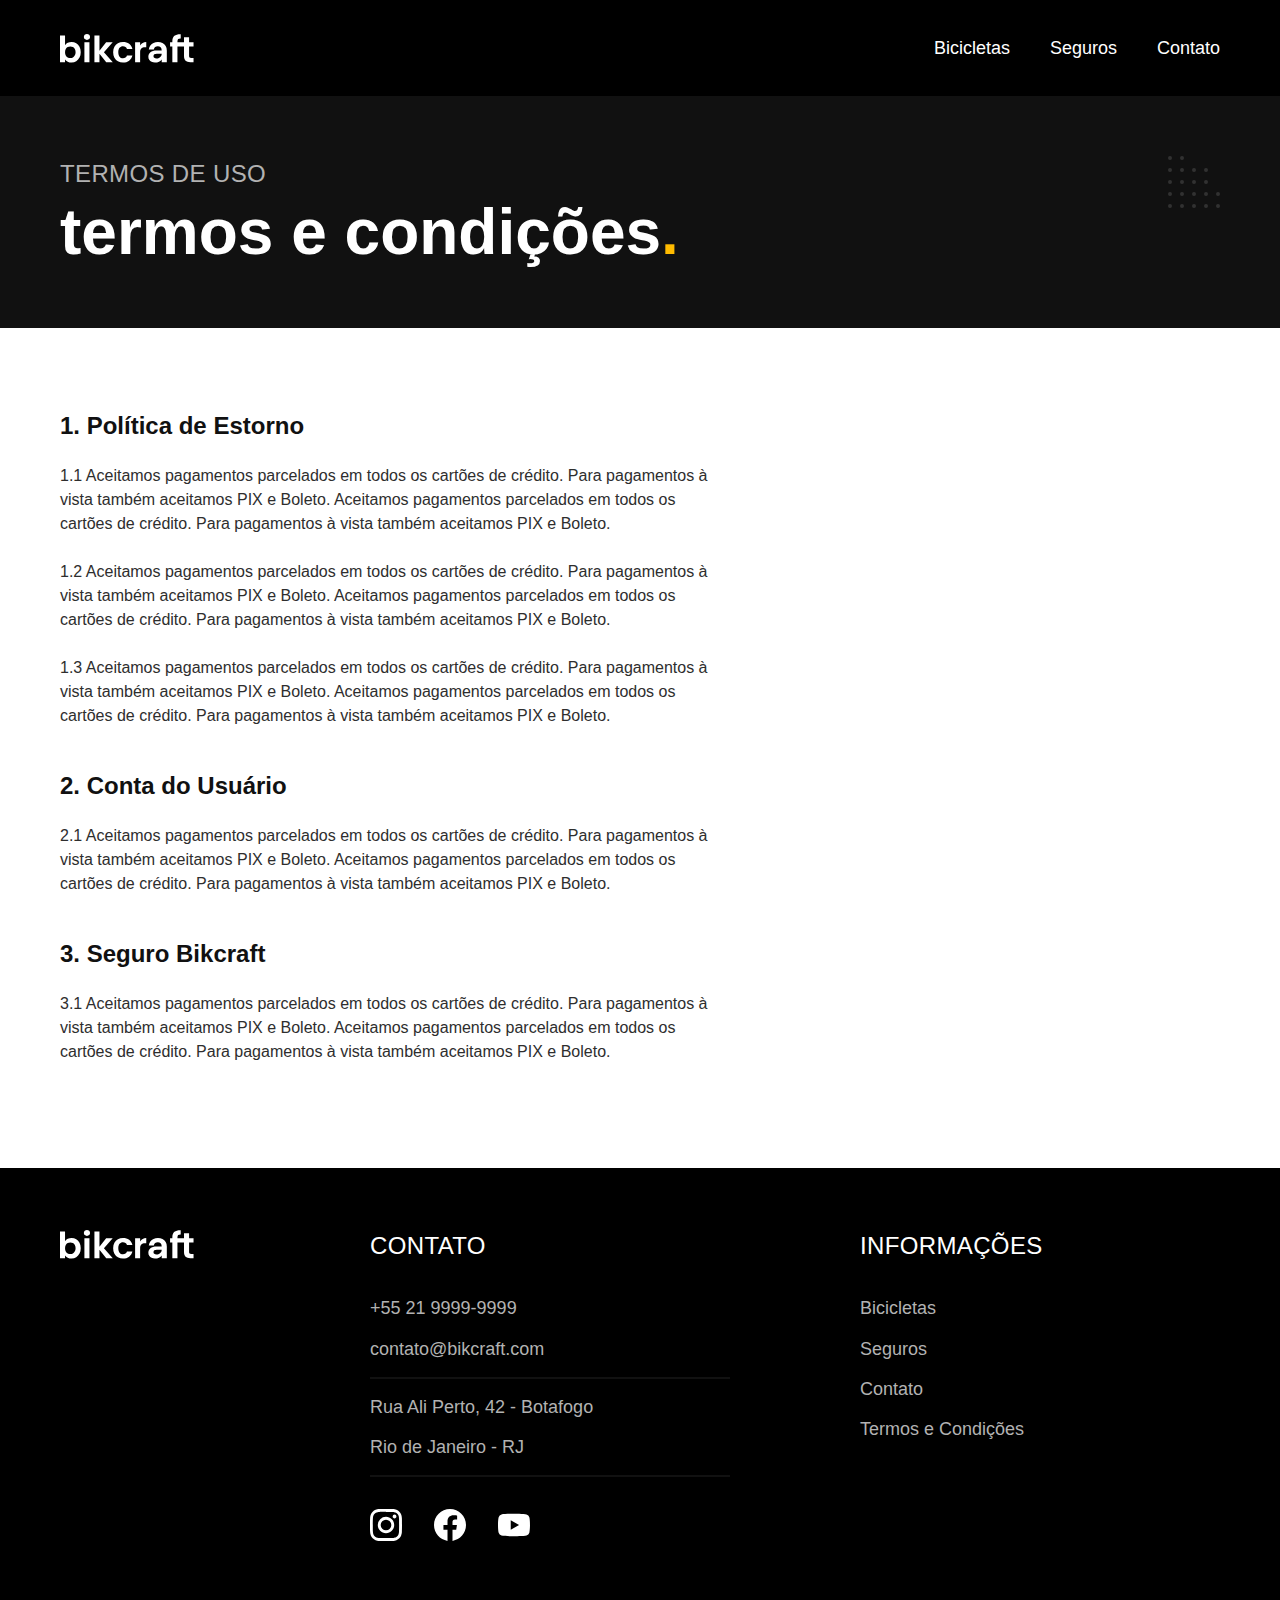
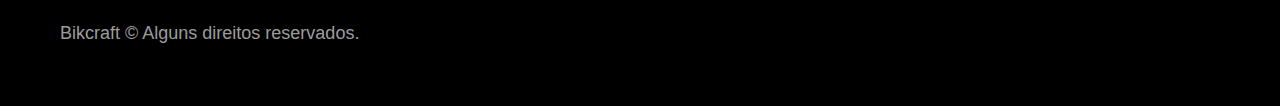
<file: termos.html>
<!DOCTYPE html>
<html lang="pt-br">

<head>
  <meta charset="UTF-8">
  <meta name="viewport" content="width=device-width, initial-scale=1.0">

  <title>Termos e Condições | Bikcraft</title>
  <meta name="description" content="Termos e condições.">

  <link rel="preload" href="./css/style.css" as="style">
  <link rel="stylesheet" href="./css/style.css">
</head>

<body id="termos">
  <header class="header-bg">
    <div class="header container">
      <a href="./">
        <img src="./img/bikcraft.svg" alt="Bikcraft">
      </a>

      <nav aria-label="primaria">
        <ul class="header-menu font-1-m cor-0">
          <li><a href="./bicicletas.html">Bicicletas</a></li>
          <li><a href="./seguros.html">Seguros</a></li>
          <li><a href="./contato.html">Contato</a></li>
        </ul>
      </nav>
    </div>
  </header>

  <main>
    <div class="titulo-bg">
      <div class="titulo container">
        <p class="font-2-l-b cor-5">Termos de uso</p>
        <h1 class="font-1-xxl cor-0">termos e condições<span class="cor-p1">.</span></h1>
      </div>
    </div>

    <div class="termos font-2-s cor-10 container">
      <h2 class="font-1-l cor-11">1. Política de Estorno</h2>
      <p>1.1 Aceitamos pagamentos parcelados em todos os cartões de crédito. Para pagamentos à vista também aceitamos PIX e Boleto. Aceitamos pagamentos parcelados em todos os cartões de crédito. Para pagamentos à vista também aceitamos PIX e Boleto.</p>
      <p>1.2 Aceitamos pagamentos parcelados em todos os cartões de crédito. Para pagamentos à vista também aceitamos PIX e Boleto. Aceitamos pagamentos parcelados em todos os cartões de crédito. Para pagamentos à vista também aceitamos PIX e Boleto.</p>
      <p>1.3 Aceitamos pagamentos parcelados em todos os cartões de crédito. Para pagamentos à vista também aceitamos PIX e Boleto. Aceitamos pagamentos parcelados em todos os cartões de crédito. Para pagamentos à vista também aceitamos PIX e Boleto.</p>
      <h2 class="font-1-l cor-11">2. Conta do Usuário</h2>
      <p>2.1 Aceitamos pagamentos parcelados em todos os cartões de crédito. Para pagamentos à vista também aceitamos PIX e Boleto. Aceitamos pagamentos parcelados em todos os cartões de crédito. Para pagamentos à vista também aceitamos PIX e Boleto.</p>
      <h2 class="font-1-l cor-11">3. Seguro Bikcraft</h2>
      <p>3.1 Aceitamos pagamentos parcelados em todos os cartões de crédito. Para pagamentos à vista também aceitamos PIX e Boleto. Aceitamos pagamentos parcelados em todos os cartões de crédito. Para pagamentos à vista também aceitamos PIX e Boleto.</p>
    </div>
  </main>

  <footer class="footer-bg">
    <div class="footer container">
      <img src="./img/bikcraft.svg" alt="Bikcraft">
      <div class="footer-contato">
        <h3 class="font-2-l-b cor-0">Contato</h3>
        <ul class="font-2-m cor-5">
          <li><a href="tel:+552199999999">+55 21 9999-9999</a></li>
          <li><a href="mailto:contato@bikcraft.com">contato@bikcraft.com</a></li>
          <li>Rua Ali Perto, 42 - Botafogo</li>
          <li>Rio de Janeiro - RJ</li>
        </ul>
        <div class="footer-redes">
          <a href="./">
            <img src="./img/redes/instagram.svg" alt="Instagram">
          </a>
          <a href="./">
            <img src="./img/redes/facebook.svg" alt="Facebook">
          </a>
          <a href="./">
            <img src="./img/redes/youtube.svg" alt="Youtube">
          </a>
        </div>
      </div>
      <div class="footer-informacoes">
        <h3 class="font-2-l-b cor-0">Informações</h3>
        <nav>
          <ul class="font-1-m cor-5">
            <li><a href="./bicicletas.html">Bicicletas</a></li>
            <li><a href="./seguros.html">Seguros</a></li>
            <li><a href="./contato.html">Contato</a></li>
            <li><a href="./termos.html">Termos e Condições</a></li>
          </ul>
        </nav>
      </div>
      <p class="footer-copy font-2-m cor-6">Bikcraft © Alguns direitos reservados.</p>
    </div>
  </footer>
</body>

</html>
</file>
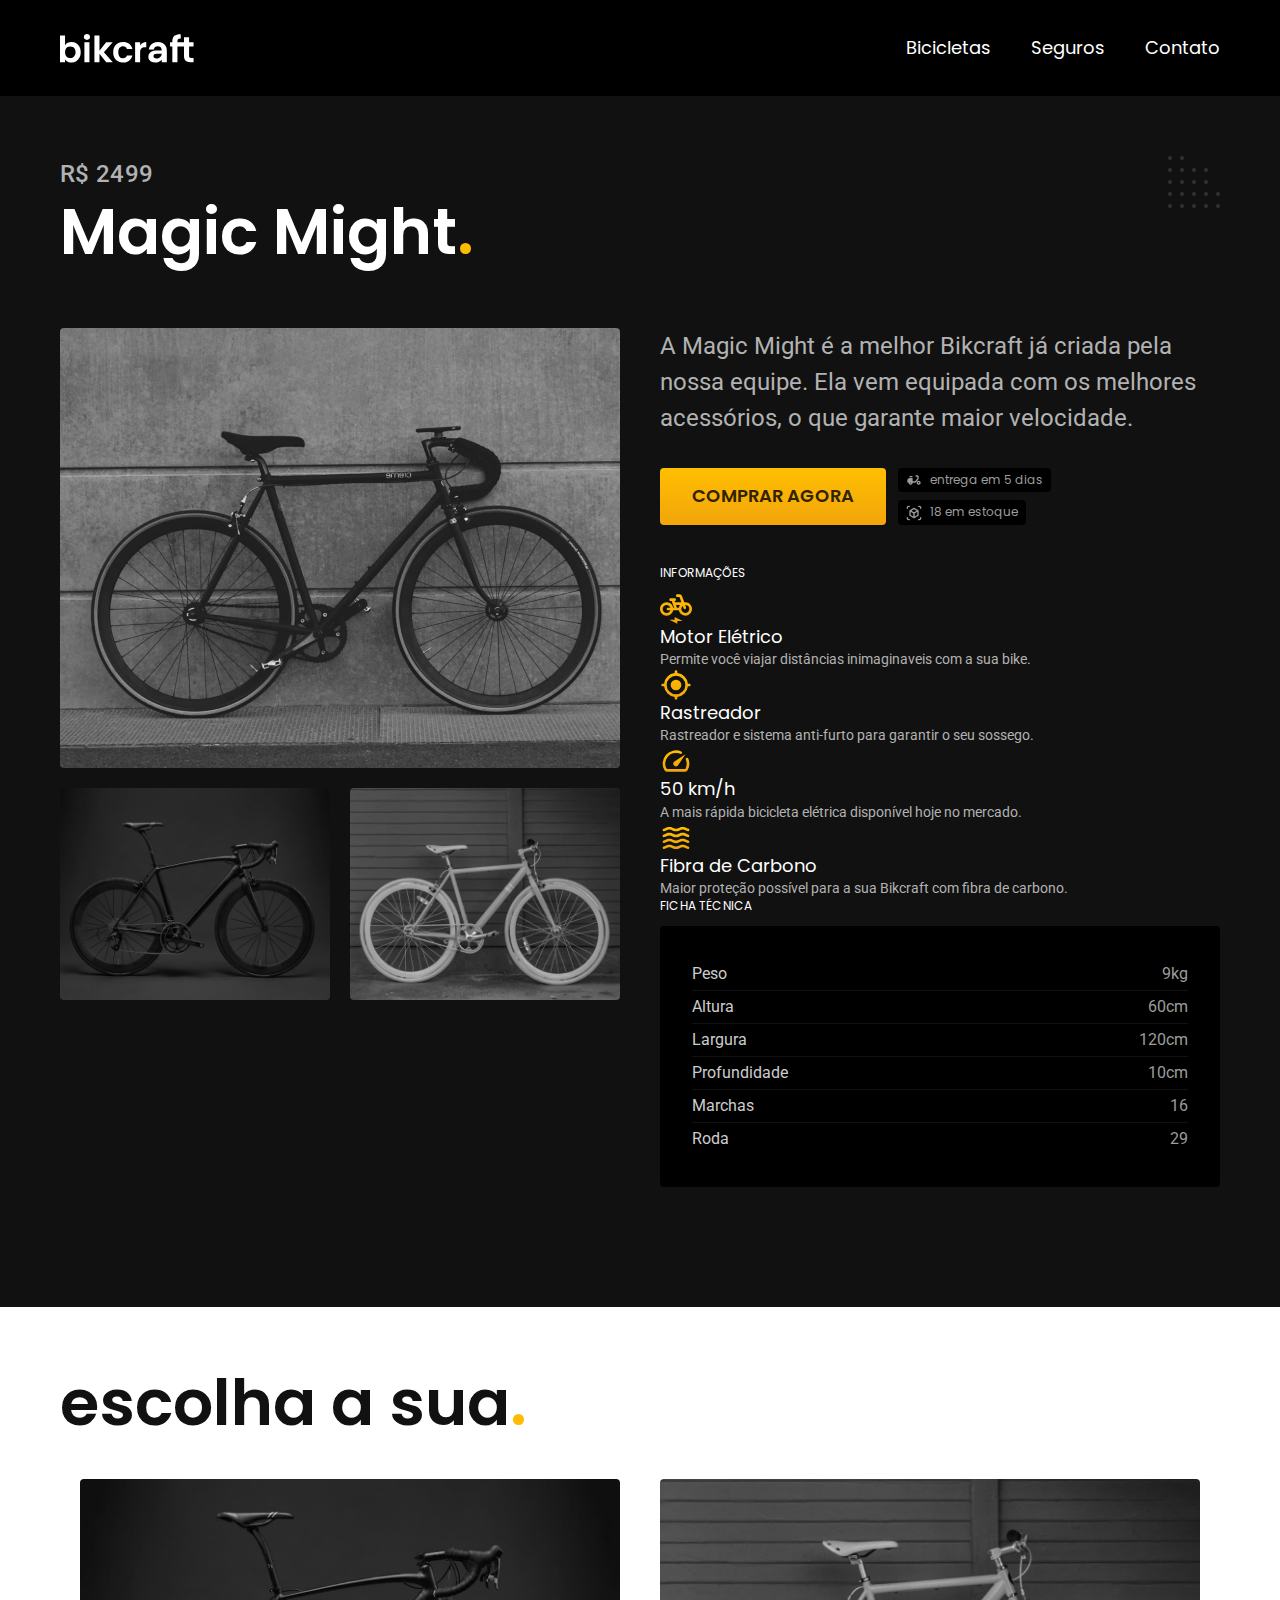
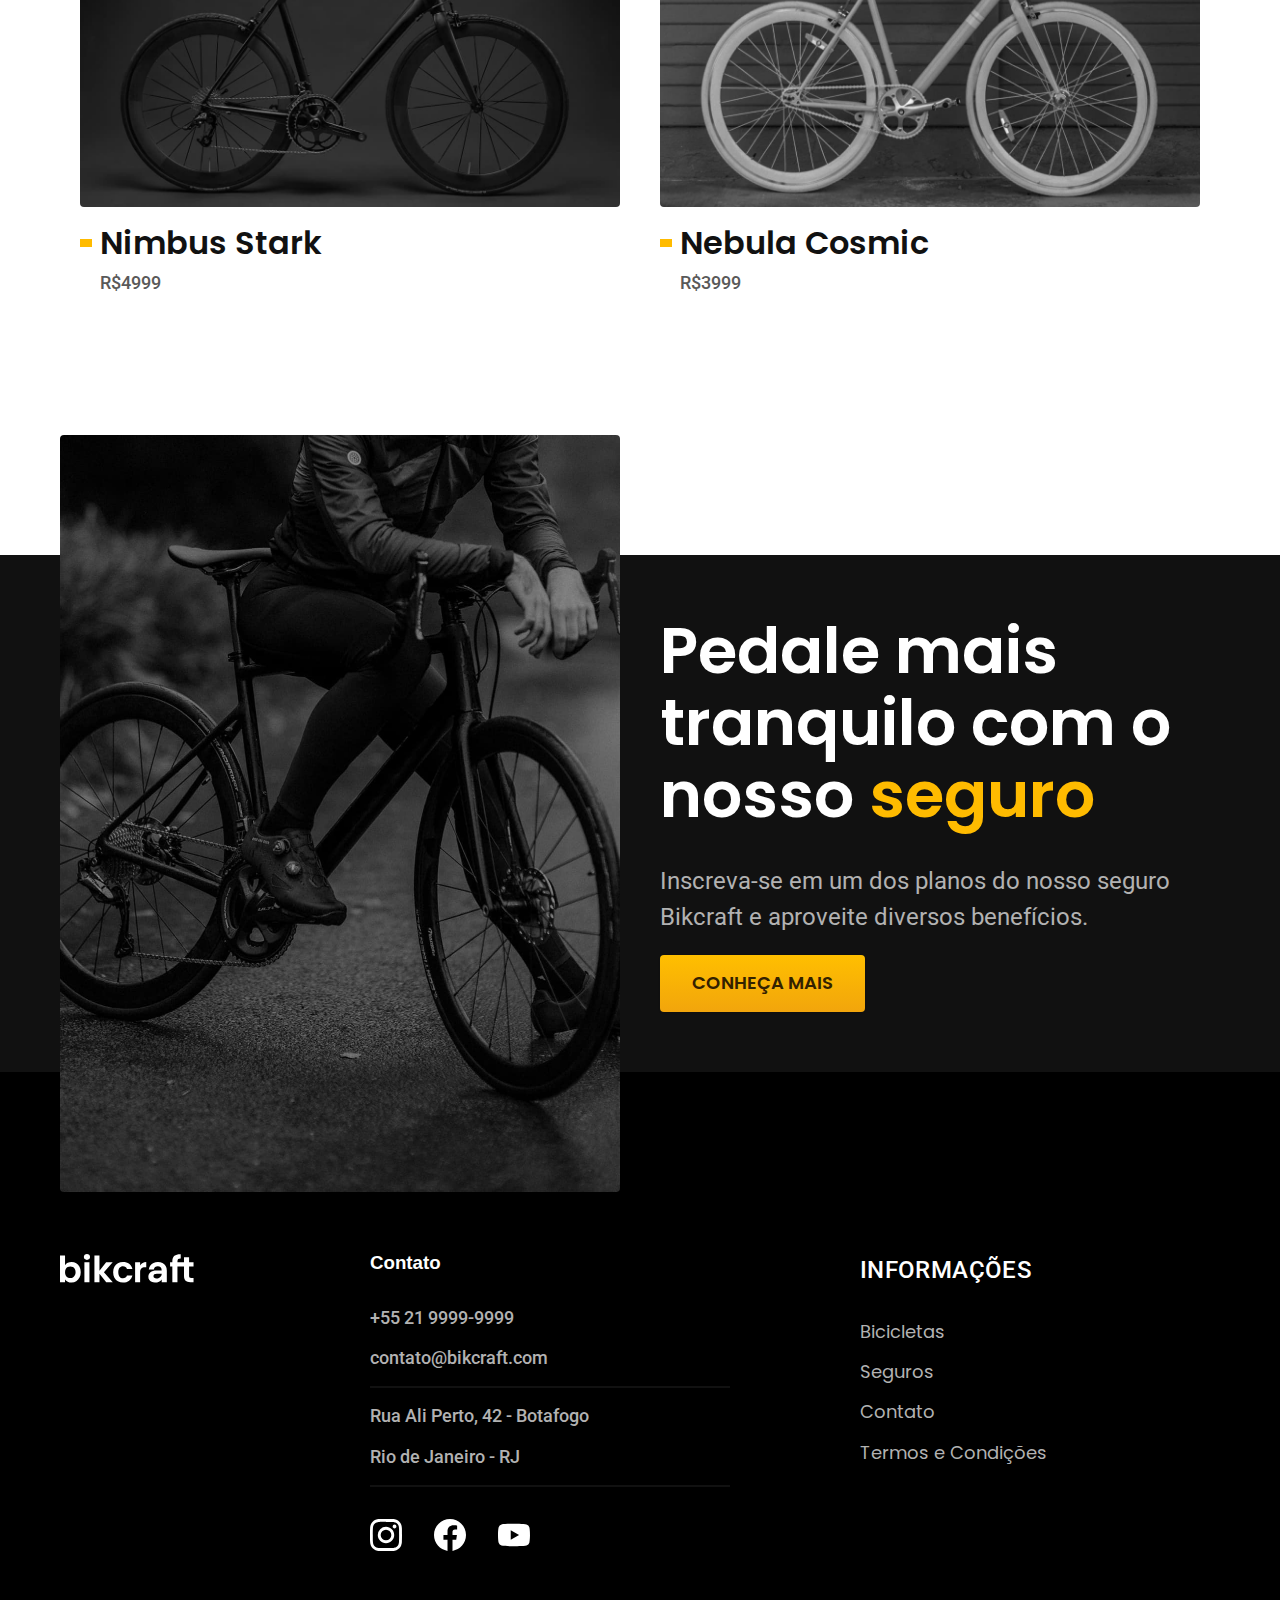
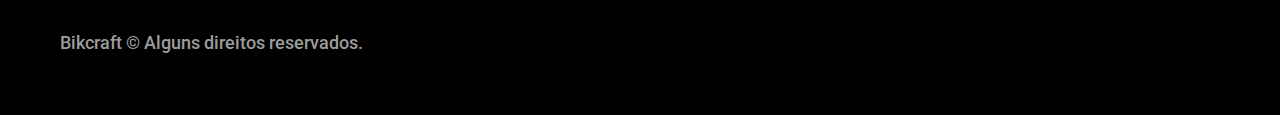
<file: bicicleta/magic.html>
<!DOCTYPE html>
<html lang="pt-br">
<head>
  <meta charset="UTF-8">
  
  <meta name="description" content="Bicicleta Magic.">
  
  <meta name="viewport" content="width=device-width, initial-scale=1.0">

  <link rel="stylesheet" href="../css/style.css">

  <link rel="preconnect" href="https://fonts.googleapis.com">
  <link rel="preconnect" href="https://fonts.gstatic.com" crossorigin>
  <link href="https://fonts.googleapis.com/css2?family=Poppins:wght@400;600&family=Roboto:ital,wght@0,100..900;1,100..900&display=swap" rel="stylesheet">

  <title>Magic | Bikcraft</title>

</head>
<body id="b-bicicleta">
  <header class="header-bg">
    <div class="header container">
      
      <a href="../index.html"><img src="../img/bikcraft.svg" alt="Logo Bikcraft"></a>

      <nav ariallabel="primaria">
        <ul class="header-menu font-1-m cor-0">
          <li><a href="../bicicletas.html">Bicicletas</a></li>
          <li><a href="../seguros.html">Seguros</a></li>
          <li><a href="../">Contato</a></li>
        </ul>
      </nav>

    </div>
  </header>

<main class="titulo-bg">
  <div>
    <div class="titulo container">
      <p class="font-2-l-b cor-5">R$ 2499</p>
      <h1 class="font-1-xxl cor-0">Magic Might<span class="cor-p1">.</span></h1>
    </div>
  </div>

  <div class="bicicleta container">
    <div class="bicicleta-imagens">
      <img src="../img/bicicleta/nimbus2.jpg" alt="">
      <img src="../img/bicicleta/nimbus1.jpg" alt="">
      <img src="../img/bicicleta/nimbus3.jpg" alt="">
    </div>
    <div class="bicicleta-conteudo">
      <p class="font-2-l cor-5">A Magic Might é a melhor Bikcraft já criada pela nossa equipe. Ela vem equipada com os melhores acessórios, o que garante maior velocidade.</p>
      <div class="bicicleta-comprar">
        <a href="../orcamento.html" class="botao">COMPRAR AGORA</a>
        <span class="font-1-xs cor-6"><img src="../img/icones/entrega.svg" alt="">entrega em 5 dias</span>
        <span class="font-1-xs cor-6"><img src="../img/icones/estoque.svg" alt="">18 em estoque</span>
      </div>
      <h2 class="font-1-xs cor-0">INFORMAÇÕES</h2>
        <ul class="bicicleta-info">
          <li>
            <img src="../img/icones/eletrica.svg" alt="">
            <h3 class="font-1-m cor-0">Motor Elétrico</h3>
            <p class="font-2-xs cor-5">Permite você viajar distâncias inimaginaveis com a sua bike.</p>
          </li>
          <li>
            <img src="../img/icones/rastreador.svg" alt="">
            <h3 class="font-1-m cor-0">Rastreador</h3>
            <p class="font-2-xs cor-5">Rastreador e sistema anti-furto para garantir o seu sossego.</p>
          </li>
          <li>
            <img src="../img/icones/velocidade.svg" alt="">
            <h3 class="font-1-m cor-0">50 km/h</h3>
            <p class="font-2-xs cor-5">A mais rápida bicicleta elétrica disponível hoje no mercado.</p>
          </li>
          <li>
            <img src="../img/icones/carbono.svg" alt="">
            <h3 class="font-1-m cor-0">Fibra de Carbono</h3>
            <p class="font-2-xs cor-5">Maior proteção possível para a sua Bikcraft com fibra de carbono.</p>
          </li>
        </ul>
        <h2 class="font-1-xs cor-0">FICHA TÉCNICA</h2>
        <ul class="bicicleta-ficha font-2-s cor-4">
          <li>Peso <span>9kg</span></li>
          <li>Altura <span>60cm</span></li>
          <li>Largura <span>120cm</span></li>
          <li>Profundidade <span>10cm</span></li>
          <li>Marchas <span>16</span></li>
          <li>Roda <span>29</span></li>
        </ul>
    </div>
  </div>
</main>

<article class="bicicletas-lista container">
  <h2 class="font-1-xxl">escolha a sua<span class="cor-p1">.</span></h2>
  <ul>
    <li>
      <a href="nimbus.html">
        <img src="../img/bicicletas/nimbus.jpg" alt="Bicicleta Preta">
        <h3 class="font-1-xl">Nimbus Stark</h3>
        <span class="font-2-m cor-8">R$4999</span>
      </a>
    </li>
    <li>
      <a href="nebula.html">
        <img src="../img/bicicletas/nebula.jpg" alt="Bicicleta Preta">
        <h3 class="font-1-xl">Nebula Cosmic</h3>
        <span class="font-2-m cor-8">R$3999</span>
      </a>
    </li>
  </ul>
  </article>


  <article class="seguro-bg">
    <div class="seguro container">
      <div class="seguro-imagem">
        <img src="../img/fotos/seguros.jpg" alt="Pessoa parada em cima de uma bicicleta">
      </div>
      <div class="seguro-conteudo">
        <h2 class="font-1-xxl cor-0">Pedale mais tranquilo com o nosso <span class="cor-p1">seguro</span></h2>
        <p class="font-2-l cor-5">Inscreva-se em um dos planos do nosso seguro Bikcraft e aproveite diversos benefícios<span class="color-p1">.</span></p>
        <a href="../seguros.html" class="botao">Conheça Mais</a>
      </div>
    </div>
  </article>


<footer class="footer-bg">
  <div class="footer container">
    <img src="../img/bikcraft.svg" alt="Bikcraft">
    <div class="footer-contato">
      <h3 class="font-2-l-v cor-0">Contato</h3>
      <ul class="font-2-m cor-5">
        <li><a href="tel:+552199999999">+55 21 9999-9999</a></li>
        <li><a href="mailto:contato@bikcraft.com">contato@bikcraft.com</a></li>
        <li>Rua Ali Perto, 42 - Botafogo</li>
        <li>Rio de Janeiro - RJ</li>
      </ul>
      <div class="footer-redes">
        <a href="#"><img src="../img/redes/instagram.svg" alt=""></a>
        <a href="#"><img src="../img/redes/facebook.svg" alt=""></a>
        <a href="#"><img src="../img/redes/youtube.svg" alt=""></a>
      </div>
    </div>
    <div class="footer-informacoes">
      <h3 class="font-2-l-b cor-0">INFORMAÇÕES</h3>
      <nav>
        <ul class="font-1-m cor-5">
          <li><a href="../bicicletas.html">Bicicletas</a></li>
          <li><a href="../seguros.html">Seguros</a></li>
          <li><a href="../">Contato</a></li>
          <li><a href="../termos.html">Termos e Condições</a></li>
        </ul>
      </nav>
    </div>
    <p class="footer-copy font-2-m cor-6">Bikcraft © Alguns direitos reservados.</p>
  </div>
</footer>
</body>
</html>
</file>
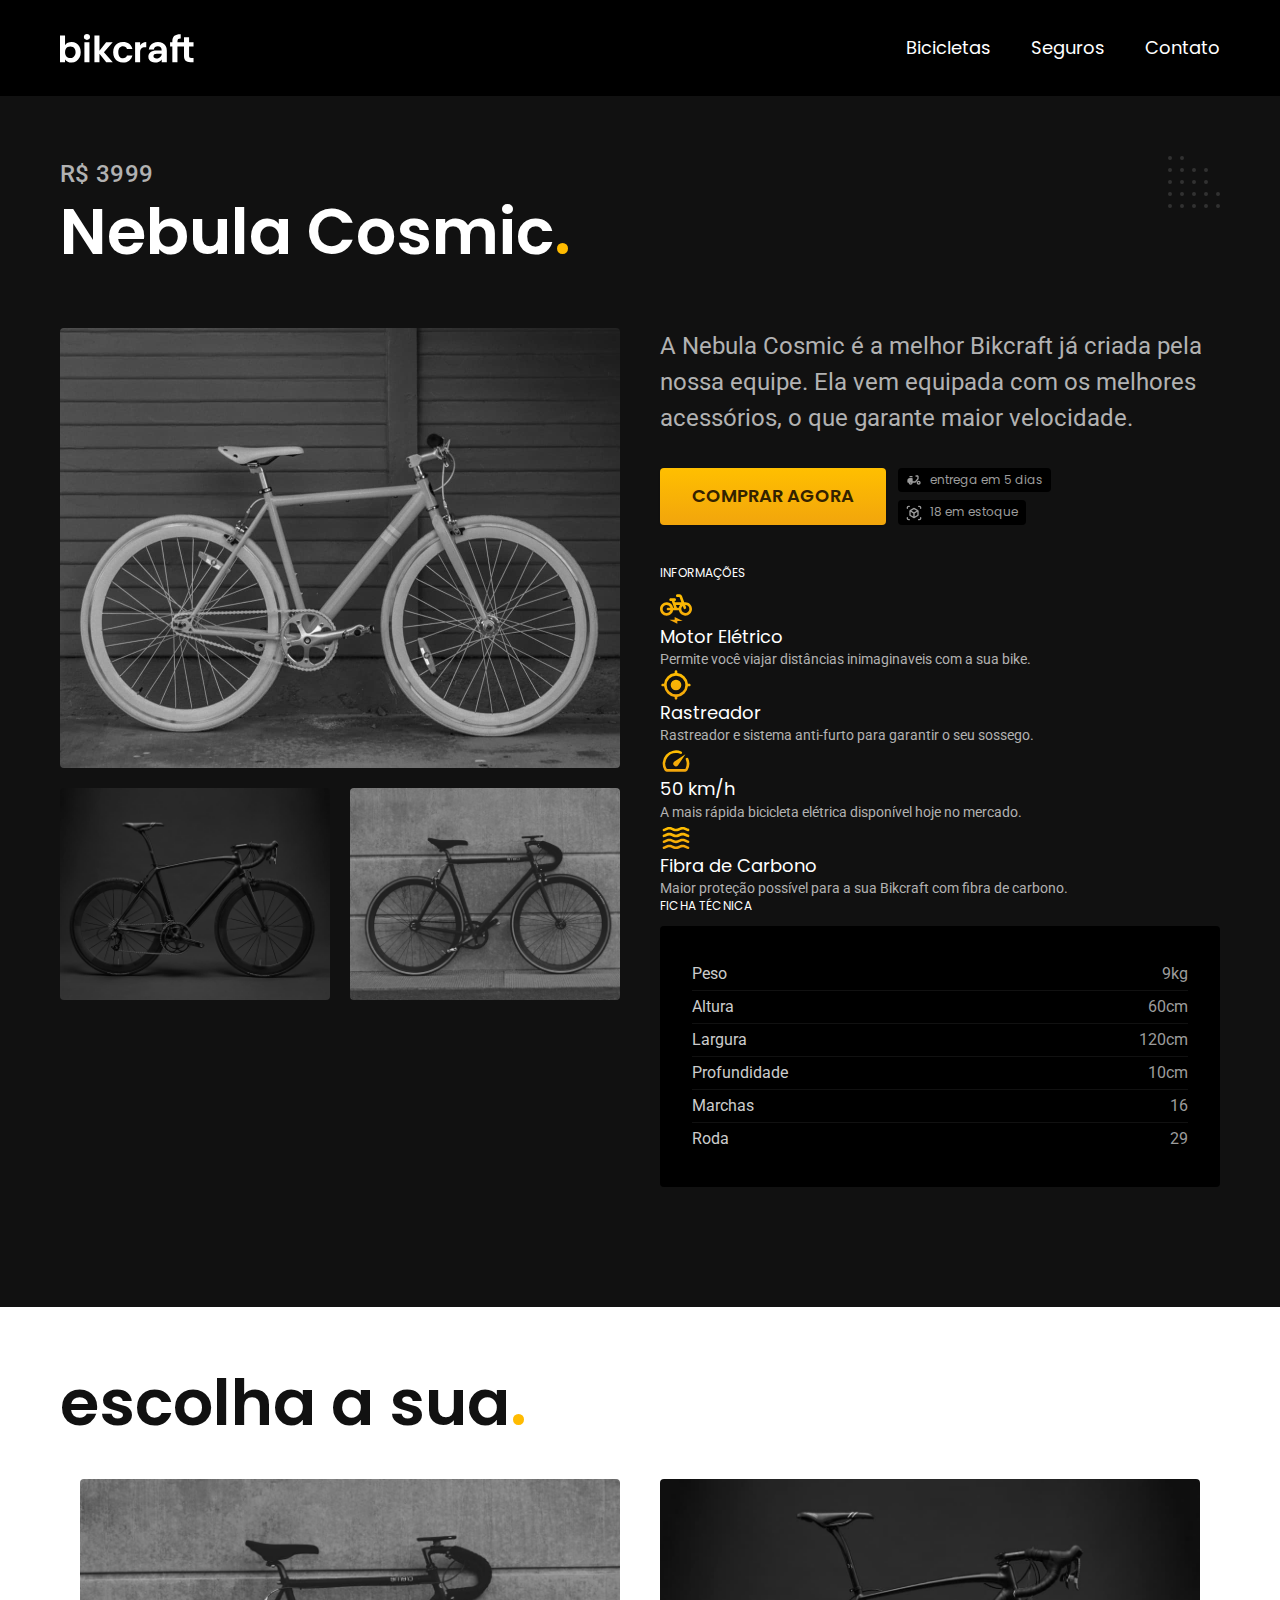
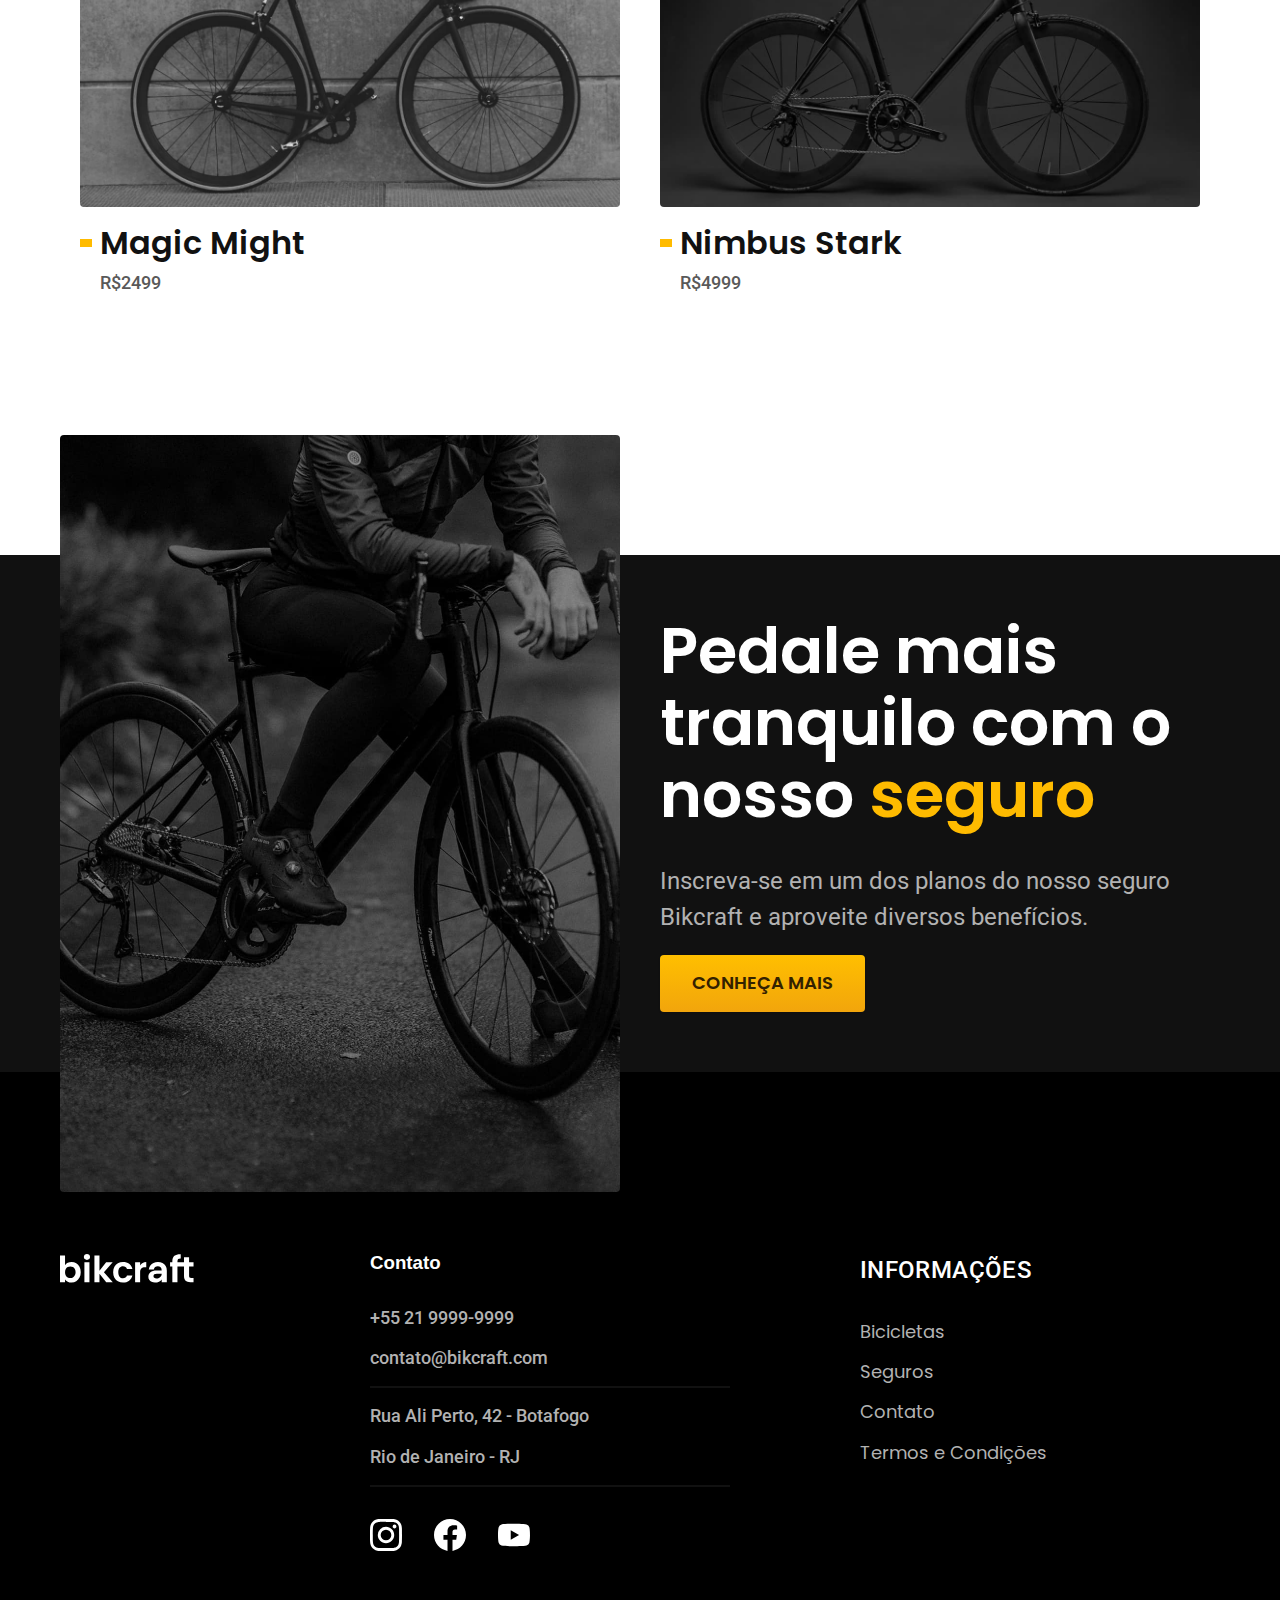
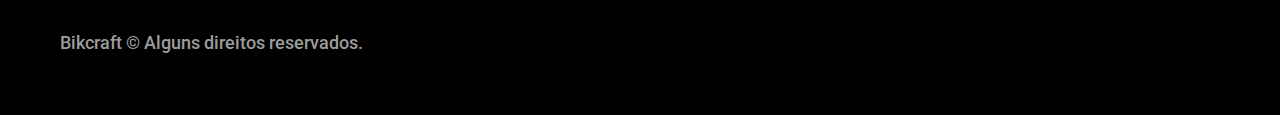
<file: bicicleta/nebula.html>
<!DOCTYPE html>
<html lang="pt-br">
<head>
  <meta charset="UTF-8">
  
  <meta name="description" content="Bicicleta Nebula.">
  
  <meta name="viewport" content="width=device-width, initial-scale=1.0">

  <link rel="stylesheet" href="../css/style.css">

  <link rel="preconnect" href="https://fonts.googleapis.com">
  <link rel="preconnect" href="https://fonts.gstatic.com" crossorigin>
  <link href="https://fonts.googleapis.com/css2?family=Poppins:wght@400;600&family=Roboto:ital,wght@0,100..900;1,100..900&display=swap" rel="stylesheet">

  <title>Nebula | Bikcraft</title>

</head>
<body id="b-bicicleta">
  <header class="header-bg">
    <div class="header container">
      
      <a href="../index.html"><img src="../img/bikcraft.svg" alt="Logo Bikcraft"></a>

      <nav ariallabel="primaria">
        <ul class="header-menu font-1-m cor-0">
          <li><a href="../bicicletas.html">Bicicletas</a></li>
          <li><a href="../seguros.html">Seguros</a></li>
          <li><a href="../">Contato</a></li>
        </ul>
      </nav>

    </div>
  </header>

<main class="titulo-bg">
  <div>
    <div class="titulo container">
      <p class="font-2-l-b cor-5">R$ 3999</p>
      <h1 class="font-1-xxl cor-0">Nebula Cosmic<span class="cor-p1">.</span></h1>
    </div>
  </div>

  <div class="bicicleta container">
    <div class="bicicleta-imagens">
      <img src="../img/bicicleta/nimbus3.jpg" alt="">
      <img src="../img/bicicleta/nimbus1.jpg" alt="">
      <img src="../img/bicicleta/nimbus2.jpg" alt="">
    </div>
    <div class="bicicleta-conteudo">
      <p class="font-2-l cor-5">A Nebula Cosmic é a melhor Bikcraft já criada pela nossa equipe. Ela vem equipada com os melhores acessórios, o que garante maior velocidade.</p>
      <div class="bicicleta-comprar">
        <a href="../orcamento.html" class="botao">COMPRAR AGORA</a>
        <span class="font-1-xs cor-6"><img src="../img/icones/entrega.svg" alt="">entrega em 5 dias</span>
        <span class="font-1-xs cor-6"><img src="../img/icones/estoque.svg" alt="">18 em estoque</span>
      </div>
      <h2 class="font-1-xs cor-0">INFORMAÇÕES</h2>
        <ul class="bicicleta-info">
          <li>
            <img src="../img/icones/eletrica.svg" alt="">
            <h3 class="font-1-m cor-0">Motor Elétrico</h3>
            <p class="font-2-xs cor-5">Permite você viajar distâncias inimaginaveis com a sua bike.</p>
          </li>
          <li>
            <img src="../img/icones/rastreador.svg" alt="">
            <h3 class="font-1-m cor-0">Rastreador</h3>
            <p class="font-2-xs cor-5">Rastreador e sistema anti-furto para garantir o seu sossego.</p>
          </li>
          <li>
            <img src="../img/icones/velocidade.svg" alt="">
            <h3 class="font-1-m cor-0">50 km/h</h3>
            <p class="font-2-xs cor-5">A mais rápida bicicleta elétrica disponível hoje no mercado.</p>
          </li>
          <li>
            <img src="../img/icones/carbono.svg" alt="">
            <h3 class="font-1-m cor-0">Fibra de Carbono</h3>
            <p class="font-2-xs cor-5">Maior proteção possível para a sua Bikcraft com fibra de carbono.</p>
          </li>
        </ul>
        <h2 class="font-1-xs cor-0">FICHA TÉCNICA</h2>
        <ul class="bicicleta-ficha font-2-s cor-4">
          <li>Peso <span>9kg</span></li>
          <li>Altura <span>60cm</span></li>
          <li>Largura <span>120cm</span></li>
          <li>Profundidade <span>10cm</span></li>
          <li>Marchas <span>16</span></li>
          <li>Roda <span>29</span></li>
        </ul>
    </div>
  </div>
</main>

<article class="bicicletas-lista container">
  <h2 class="font-1-xxl">escolha a sua<span class="cor-p1">.</span></h2>
  <ul>
    <li>
      <a href="magic.html">
        <img src="../img/bicicletas/magic.jpg" alt="Bicicleta Preta">
        <h3 class="font-1-xl">Magic Might</h3>
        <span class="font-2-m cor-8">R$2499</span>
      </a>
    </li>
    <li>
      <a href="nebula.html">
        <img src="../img/bicicletas/nimbus.jpg" alt="Bicicleta Preta">
        <h3 class="font-1-xl">Nimbus Stark</h3>
        <span class="font-2-m cor-8">R$4999</span>
      </a>
    </li>
  </ul>
  </article>


  <article class="seguro-bg">
    <div class="seguro container">
      <div class="seguro-imagem">
        <img src="../img/fotos/seguros.jpg" alt="Pessoa parada em cima de uma bicicleta">
      </div>
      <div class="seguro-conteudo">
        <h2 class="font-1-xxl cor-0">Pedale mais tranquilo com o nosso <span class="cor-p1">seguro</span></h2>
        <p class="font-2-l cor-5">Inscreva-se em um dos planos do nosso seguro Bikcraft e aproveite diversos benefícios<span class="color-p1">.</span></p>
        <a href="../seguros.html" class="botao">Conheça Mais</a>
      </div>
    </div>
  </article>


<footer class="footer-bg">
  <div class="footer container">
    <img src="../img/bikcraft.svg" alt="Bikcraft">
    <div class="footer-contato">
      <h3 class="font-2-l-v cor-0">Contato</h3>
      <ul class="font-2-m cor-5">
        <li><a href="tel:+552199999999">+55 21 9999-9999</a></li>
        <li><a href="mailto:contato@bikcraft.com">contato@bikcraft.com</a></li>
        <li>Rua Ali Perto, 42 - Botafogo</li>
        <li>Rio de Janeiro - RJ</li>
      </ul>
      <div class="footer-redes">
        <a href="#"><img src="../img/redes/instagram.svg" alt=""></a>
        <a href="#"><img src="../img/redes/facebook.svg" alt=""></a>
        <a href="#"><img src="../img/redes/youtube.svg" alt=""></a>
      </div>
    </div>
    <div class="footer-informacoes">
      <h3 class="font-2-l-b cor-0">INFORMAÇÕES</h3>
      <nav>
        <ul class="font-1-m cor-5">
          <li><a href="../bicicletas.html">Bicicletas</a></li>
          <li><a href="../seguros.html">Seguros</a></li>
          <li><a href="../">Contato</a></li>
          <li><a href="../termos.html">Termos e Condições</a></li>
        </ul>
      </nav>
    </div>
    <p class="footer-copy font-2-m cor-6">Bikcraft © Alguns direitos reservados.</p>
  </div>
</footer>
</body>
</html>
</file>
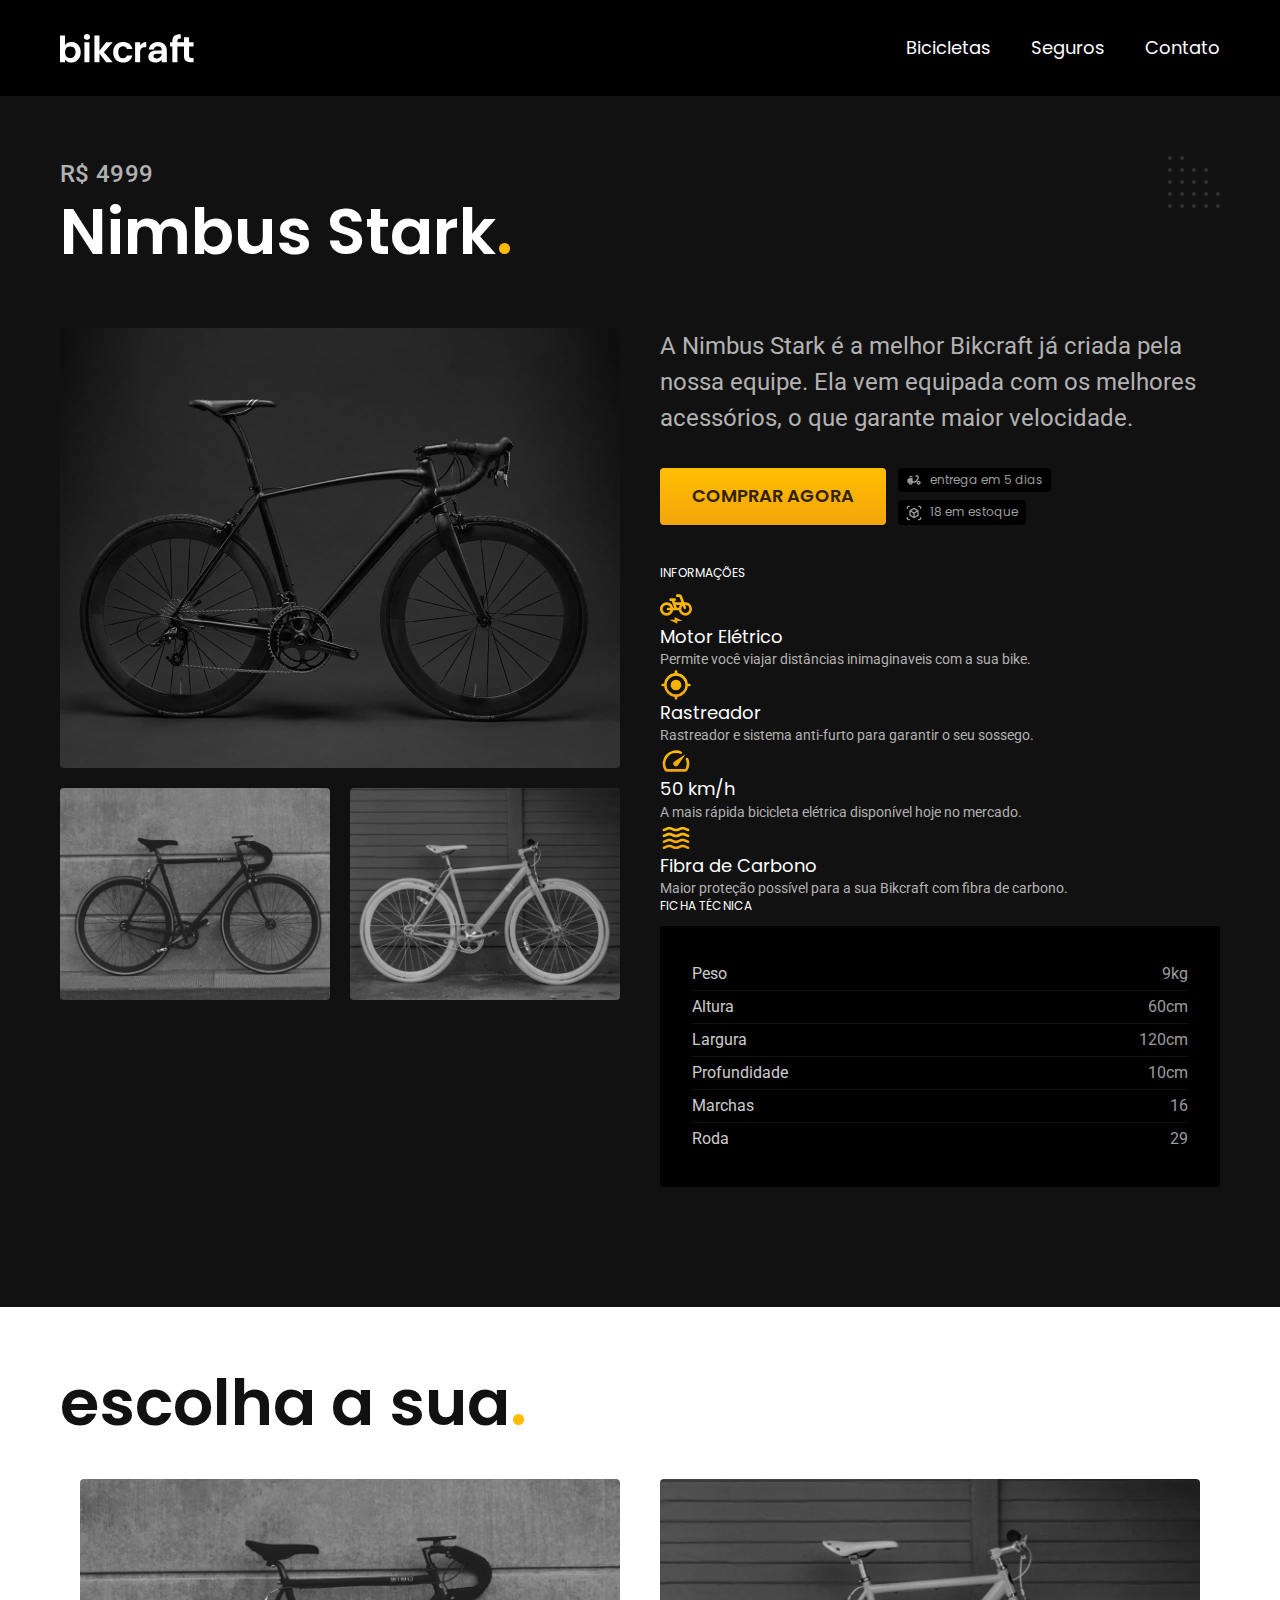
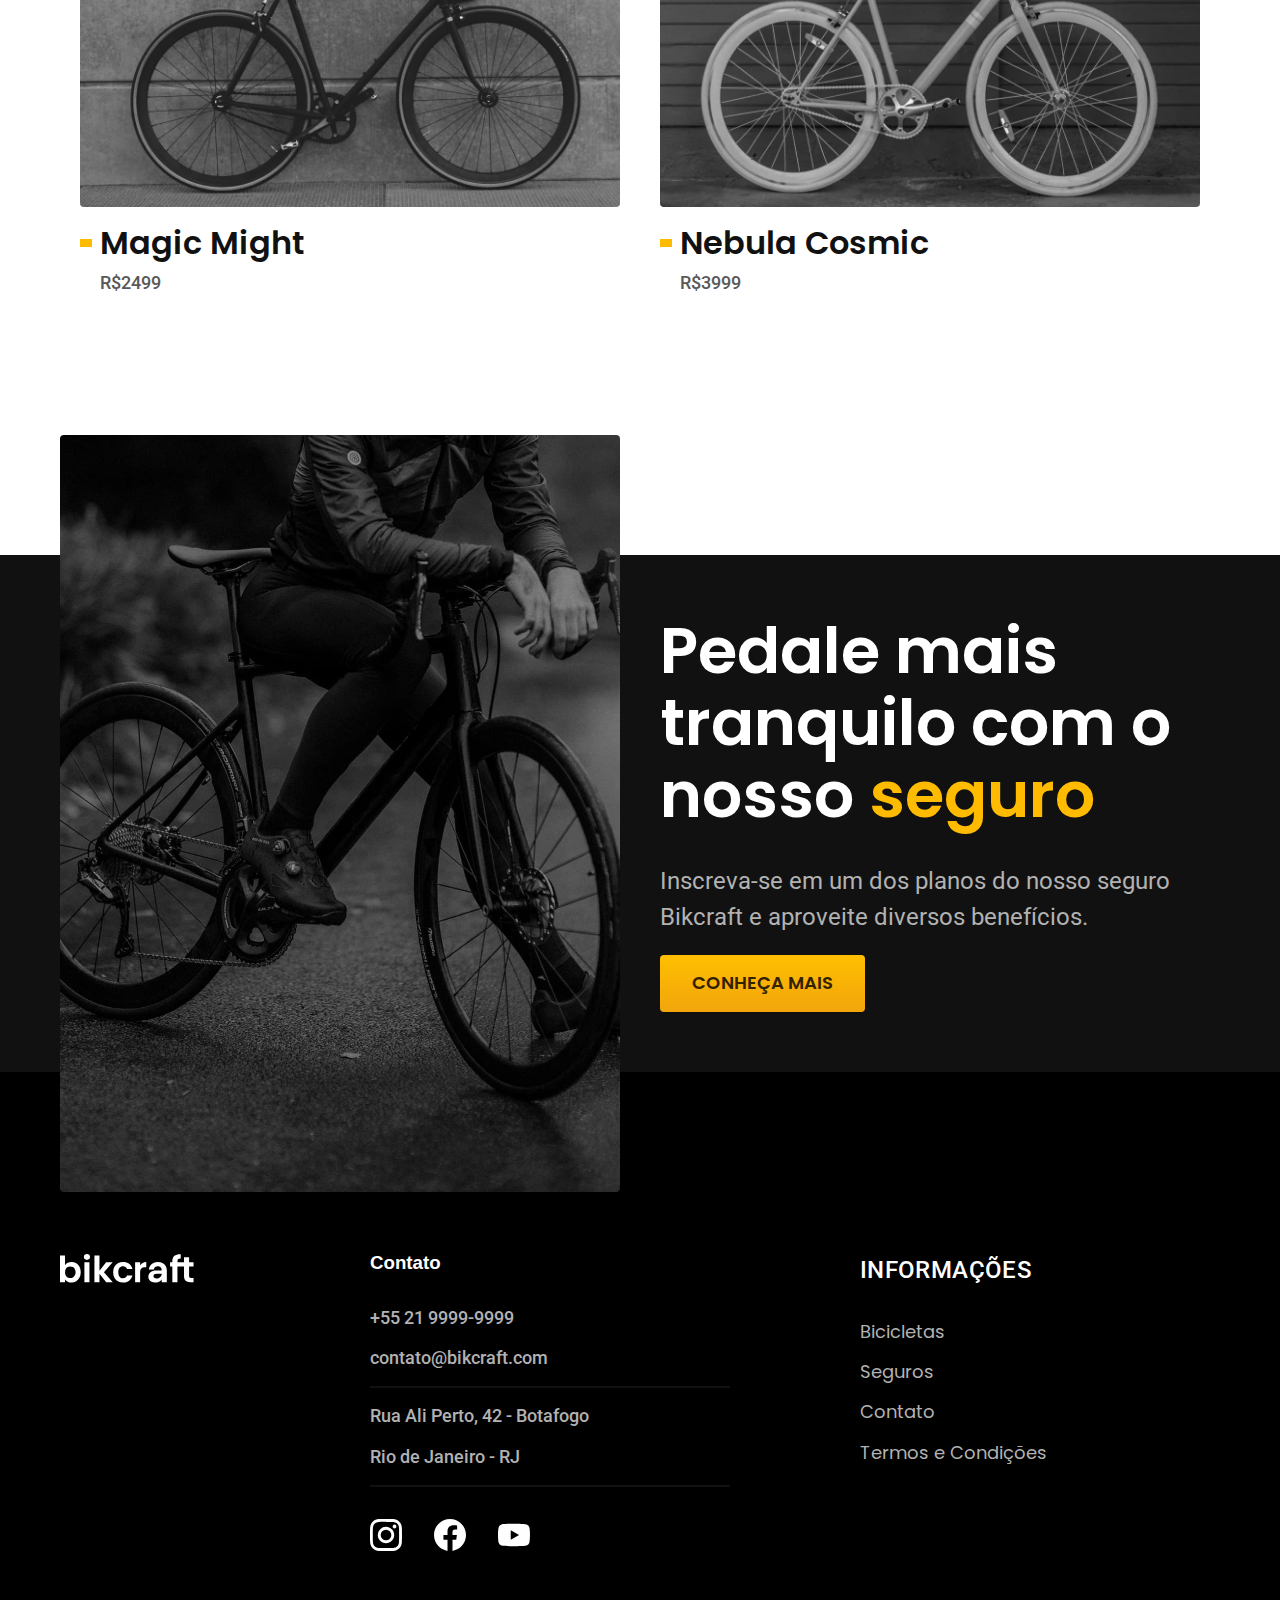
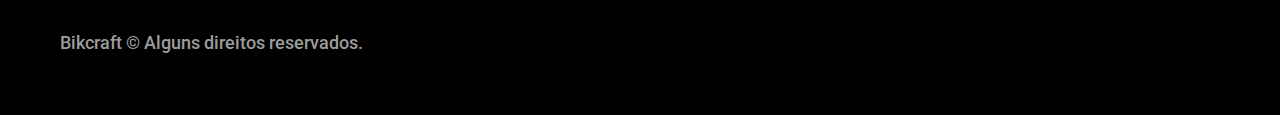
<file: bicicleta/nimbus.html>
<!DOCTYPE html>
<html lang="pt-br">
<head>
  <meta charset="UTF-8">
  
  <meta name="description" content="Bicicleta Nimbus.">
  
  <meta name="viewport" content="width=device-width, initial-scale=1.0">

  <link rel="stylesheet" href="../css/style.css">

  <link rel="preconnect" href="https://fonts.googleapis.com">
  <link rel="preconnect" href="https://fonts.gstatic.com" crossorigin>
  <link href="https://fonts.googleapis.com/css2?family=Poppins:wght@400;600&family=Roboto:ital,wght@0,100..900;1,100..900&display=swap" rel="stylesheet">

  <title>Nimbus | Bikcraft</title>

</head>
<body id="b-bicicleta">
  <header class="header-bg">
    <div class="header container">
      
      <a href="../index.html"><img src="../img/bikcraft.svg" alt="Logo Bikcraft"></a>

      <nav ariallabel="primaria">
        <ul class="header-menu font-1-m cor-0">
          <li><a href="../bicicletas.html">Bicicletas</a></li>
          <li><a href="../seguros.html">Seguros</a></li>
          <li><a href="../">Contato</a></li>
        </ul>
      </nav>

    </div>
  </header>

<main class="titulo-bg">
  <div>
    <div class="titulo container">
      <p class="font-2-l-b cor-5">R$ 4999</p>
      <h1 class="font-1-xxl cor-0">Nimbus Stark<span class="cor-p1">.</span></h1>
    </div>
  </div>

  <div class="bicicleta container">
    <div class="bicicleta-imagens">
      <img src="../img/bicicleta/nimbus1.jpg" alt="">
      <img src="../img/bicicleta/nimbus2.jpg" alt="">
      <img src="../img/bicicleta/nimbus3.jpg" alt="">
    </div>
    <div class="bicicleta-conteudo">
      <p class="font-2-l cor-5">A Nimbus Stark é a melhor Bikcraft já criada pela nossa equipe. Ela vem equipada com os melhores acessórios, o que garante maior velocidade.</p>
      <div class="bicicleta-comprar">
        <a href="../orcamento.html" class="botao">COMPRAR AGORA</a>
      <span class="font-1-xs cor-6"><img src="../img/icones/entrega.svg" alt="">entrega em 5 dias</span>
      <span class="font-1-xs cor-6"><img src="../img/icones/estoque.svg" alt="">18 em estoque</span>
      </div>
      <h2 class="font-1-xs cor-0">INFORMAÇÕES</h2>
        <ul class="bicicleta-info">
          <li>
            <img src="../img/icones/eletrica.svg" alt="">
            <h3 class="font-1-m cor-0">Motor Elétrico</h3>
            <p class="font-2-xs cor-5">Permite você viajar distâncias inimaginaveis com a sua bike.</p>
          </li>
          <li>
            <img src="../img/icones/rastreador.svg" alt="">
            <h3 class="font-1-m cor-0">Rastreador</h3>
            <p class="font-2-xs cor-5">Rastreador e sistema anti-furto para garantir o seu sossego.</p>
          </li>
          <li>
            <img src="../img/icones/velocidade.svg" alt="">
            <h3 class="font-1-m cor-0">50 km/h</h3>
            <p class="font-2-xs cor-5">A mais rápida bicicleta elétrica disponível hoje no mercado.</p>
          </li>
          <li>
            <img src="../img/icones/carbono.svg" alt="">
            <h3 class="font-1-m cor-0">Fibra de Carbono</h3>
            <p class="font-2-xs cor-5">Maior proteção possível para a sua Bikcraft com fibra de carbono.</p>
          </li>
        </ul>
        <h2 class="font-1-xs cor-0">FICHA TÉCNICA</h2>
        <ul class="bicicleta-ficha font-2-s cor-4">
          <li>Peso <span>9kg</span></li>
          <li>Altura <span>60cm</span></li>
          <li>Largura <span>120cm</span></li>
          <li>Profundidade <span>10cm</span></li>
          <li>Marchas <span>16</span></li>
          <li>Roda <span>29</span></li>
        </ul>
    </div>
  </div>
</main>

<article class="bicicletas-lista container">
  <h2 class="font-1-xxl">escolha a sua<span class="cor-p1">.</span></h2>
  <ul>
    <li>
      <a href="magic.html">
        <img src="../img/bicicletas/magic.jpg" alt="Bicicleta Preta">
        <h3 class="font-1-xl">Magic Might</h3>
        <span class="font-2-m cor-8">R$2499</span>
      </a>
    </li>
    <li>
      <a href="nebula.html">
        <img src="../img/bicicletas/nebula.jpg" alt="Bicicleta Preta">
        <h3 class="font-1-xl">Nebula Cosmic</h3>
        <span class="font-2-m cor-8">R$3999</span>
      </a>
    </li>
  </ul>
  </article>


  <article class="seguro-bg">
    <div class="seguro container">
      <div class="seguro-imagem">
        <img src="../img/fotos/seguros.jpg" alt="Pessoa parada em cima de uma bicicleta">
      </div>
      <div class="seguro-conteudo">
        <h2 class="font-1-xxl cor-0">Pedale mais tranquilo com o nosso <span class="cor-p1">seguro</span></h2>
        <p class="font-2-l cor-5">Inscreva-se em um dos planos do nosso seguro Bikcraft e aproveite diversos benefícios<span class="color-p1">.</span></p>
        <a href="../seguros.html" class="botao">Conheça Mais</a>
      </div>
    </div>
  </article>


<footer class="footer-bg">
  <div class="footer container">
    <img src="../img/bikcraft.svg" alt="Bikcraft">
    <div class="footer-contato">
      <h3 class="font-2-l-v cor-0">Contato</h3>
      <ul class="font-2-m cor-5">
        <li><a href="tel:+552199999999">+55 21 9999-9999</a></li>
        <li><a href="mailto:contato@bikcraft.com">contato@bikcraft.com</a></li>
        <li>Rua Ali Perto, 42 - Botafogo</li>
        <li>Rio de Janeiro - RJ</li>
      </ul>
      <div class="footer-redes">
        <a href="#"><img src="../img/redes/instagram.svg" alt=""></a>
        <a href="#"><img src="../img/redes/facebook.svg" alt=""></a>
        <a href="#"><img src="../img/redes/youtube.svg" alt=""></a>
      </div>
    </div>
    <div class="footer-informacoes">
      <h3 class="font-2-l-b cor-0">INFORMAÇÕES</h3>
      <nav>
        <ul class="font-1-m cor-5">
          <li><a href="../bicicletas.html">Bicicletas</a></li>
          <li><a href="../seguros.html">Seguros</a></li>
          <li><a href="../">Contato</a></li>
          <li><a href="../termos.html">Termos e Condições</a></li>
        </ul>
      </nav>
    </div>
    <p class="footer-copy font-2-m cor-6">Bikcraft © Alguns direitos reservados.</p>
  </div>
</footer>
</body>
</html>
</file>
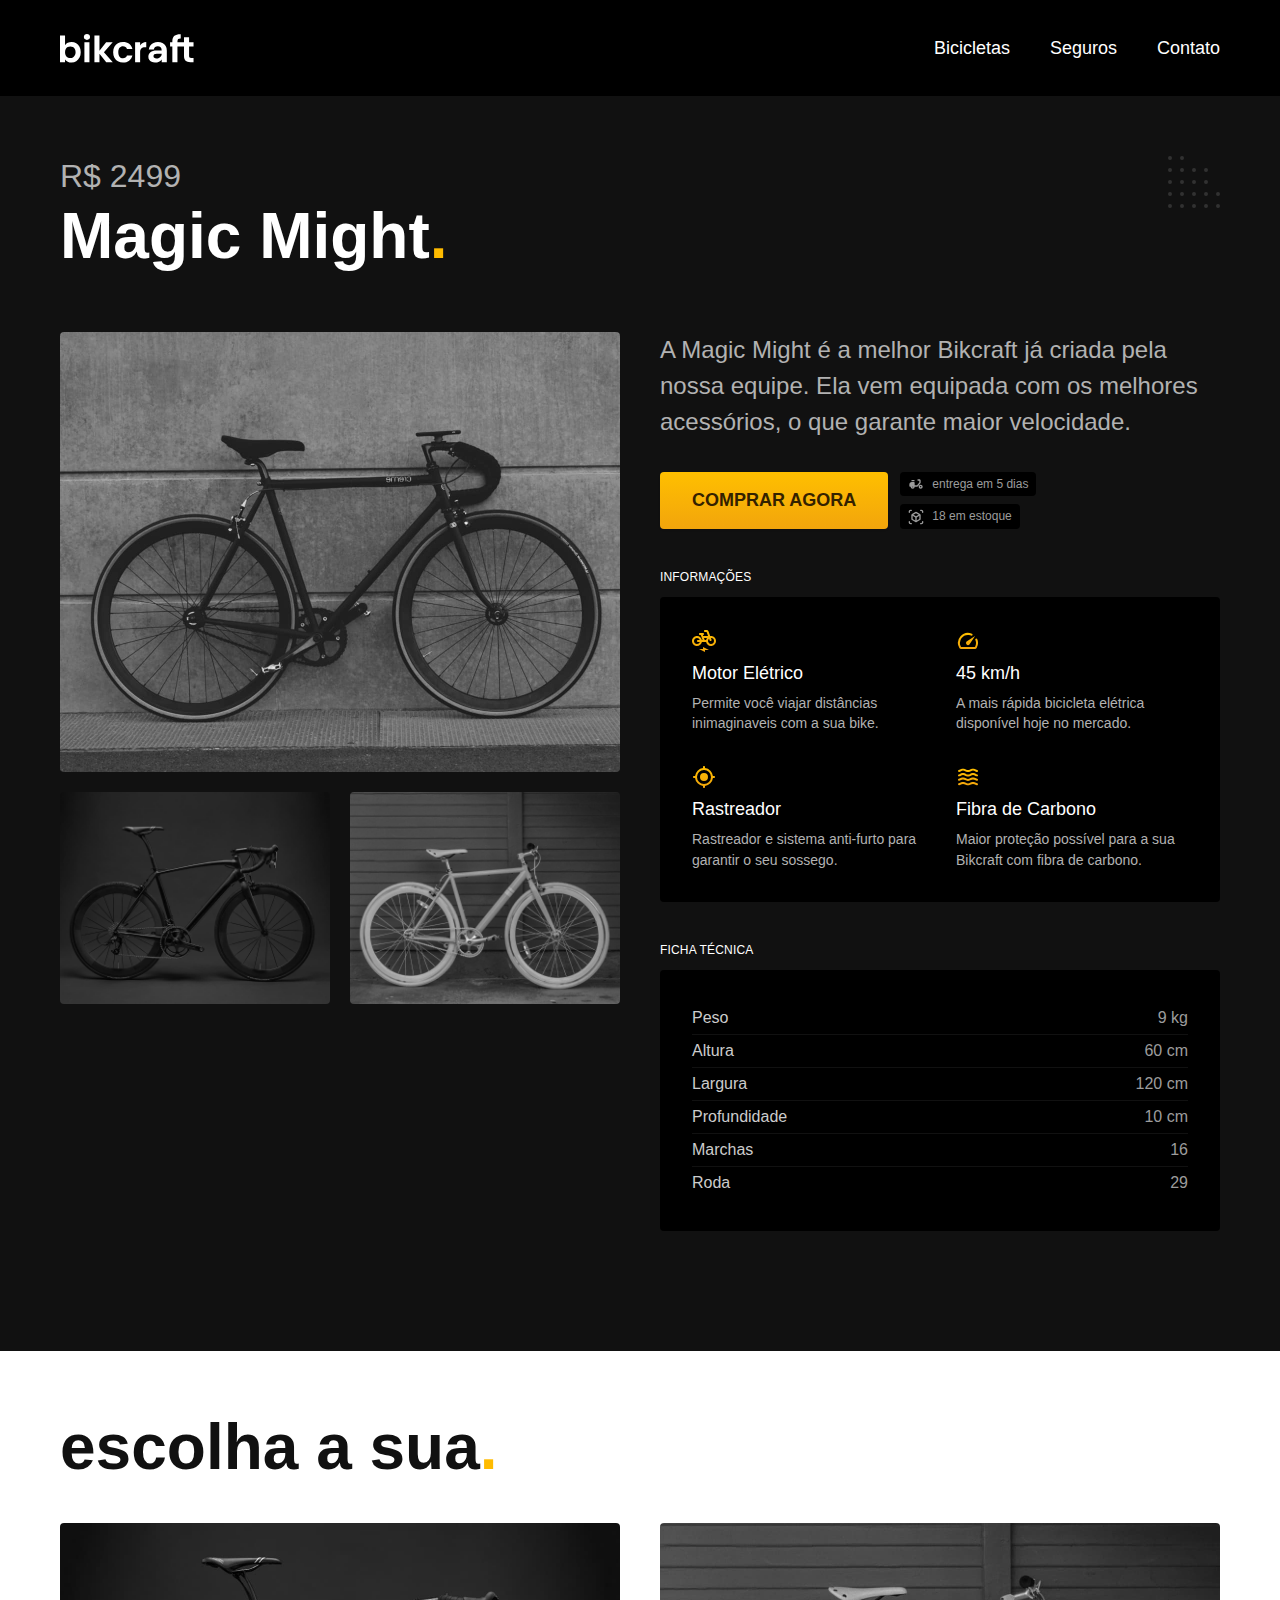
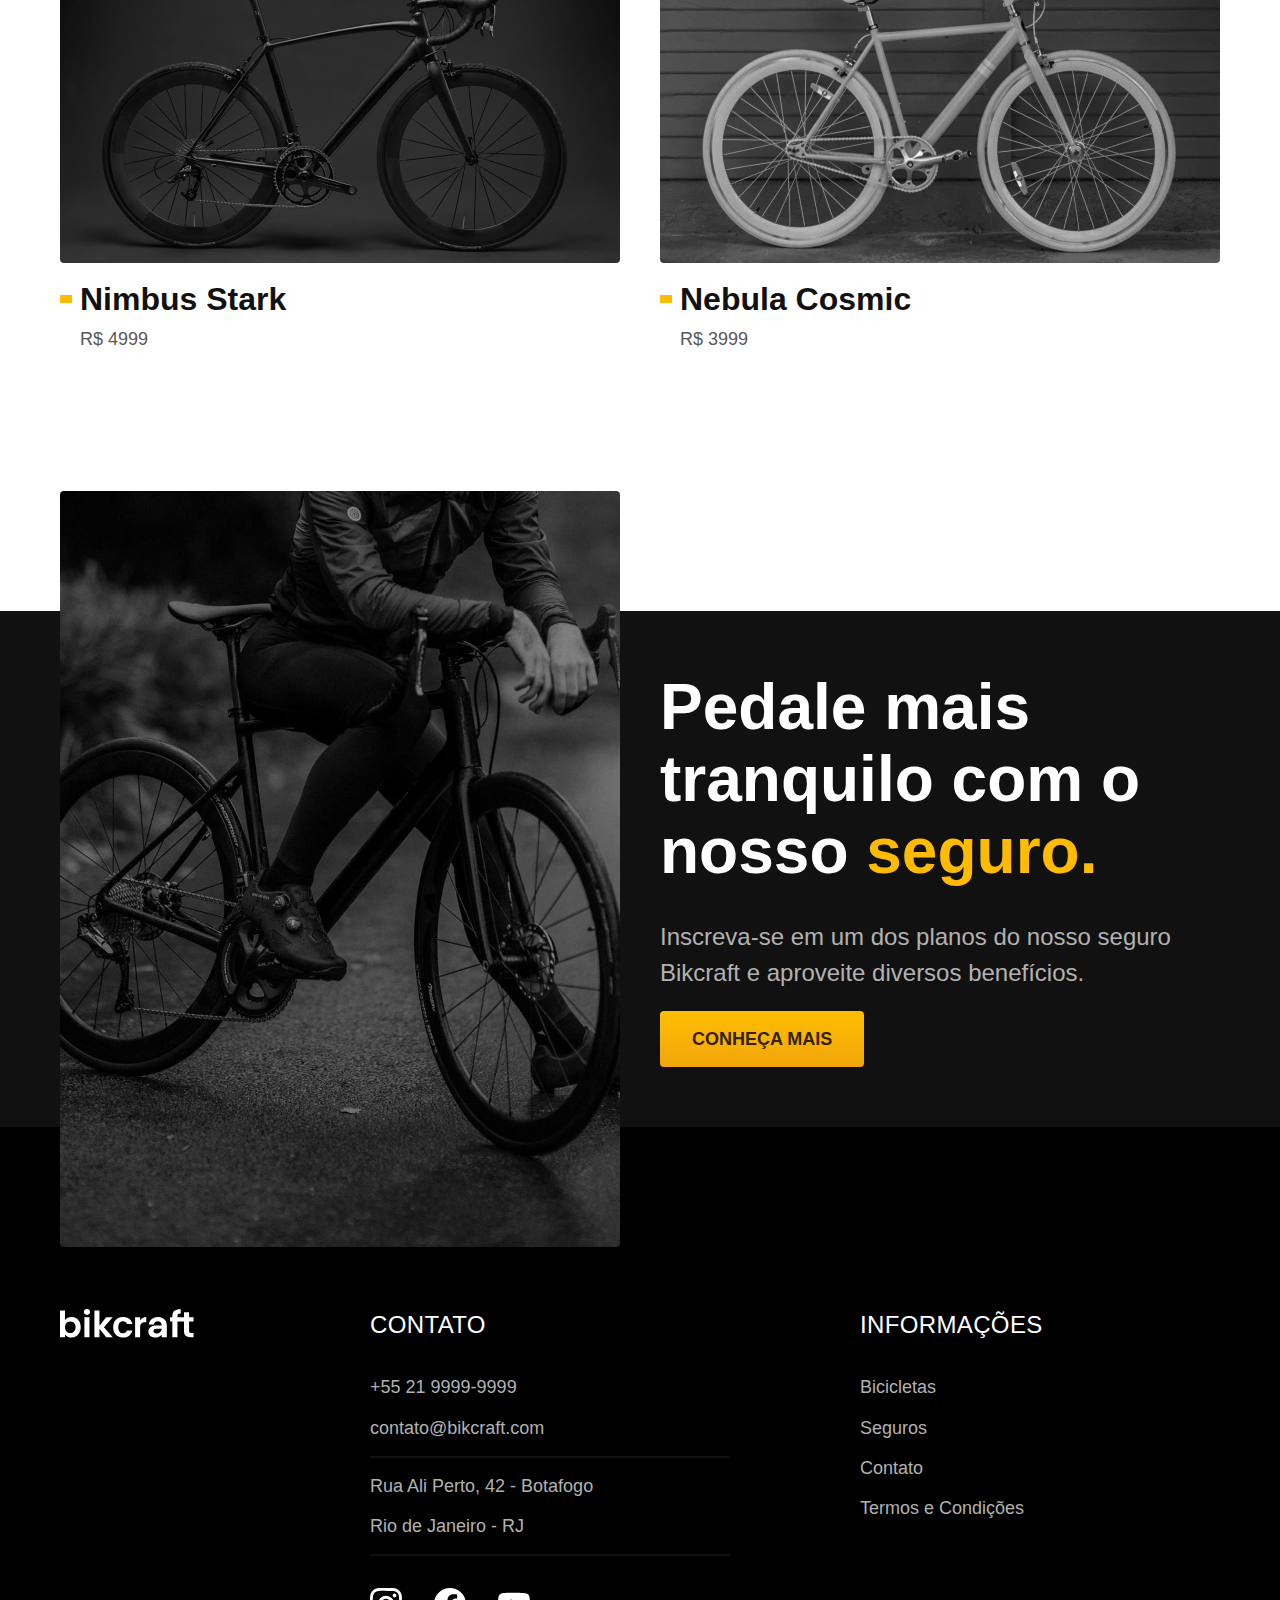
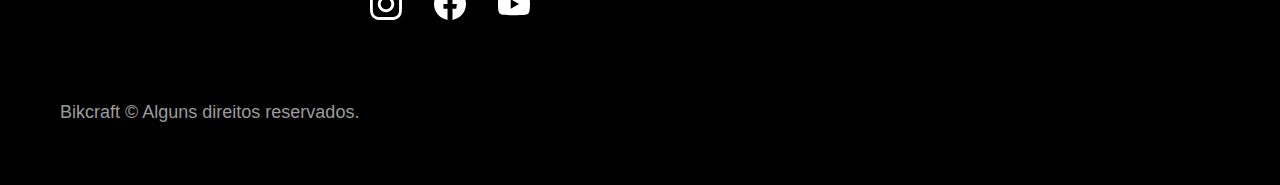
<file: bicicletas/magic.html>
<!DOCTYPE html>
<html lang="pt-br">

<head>
  <meta charset="UTF-8">
  <meta name="viewport" content="width=device-width, initial-scale=1.0">

  <title>Magic | Bikcraft</title>
  <meta name="description" content="Magic.">

  <link rel="preload" href="../css/style.css" as="style">
  <link rel="stylesheet" href="../css/style.css">
</head>

<body id="bicicleta">
  <header class="header-bg">
    <div class="header container">
      <a href="../">
        <img src="../img/bikcraft.svg" alt="Bikcraft">
      </a>

      <nav aria-label="primaria">
        <ul class="header-menu font-1-m cor-0">
          <li><a href="../bicicletas.html">Bicicletas</a></li>
          <li><a href="../seguros.html">Seguros</a></li>
          <li><a href="../contato.html">Contato</a></li>
        </ul>
      </nav>
    </div>
  </header>

  <main class="titulo-bg">
    <div>
      <div class="titulo container">
        <p class="font-2-xl cor-5">R$ 2499</p>
        <h1 class="font-1-xxl cor-0">Magic Might<span class="cor-p1">.</span></h1>
      </div>
    </div>
    <div class="bicicleta container">
      <div class="bicicleta-imagens">
        <img src="../img/bicicleta/nimbus2.jpg" alt="">
        <img src="../img/bicicleta/nimbus1.jpg" alt="">
        <img src="../img/bicicleta/nimbus3.jpg" alt="">
      </div>
      <div class="bicicleta-conteudo">
        <p class="font-2-l cor-5">A Magic Might é a melhor Bikcraft já criada pela nossa equipe. Ela vem equipada com os melhores acessórios, o que garante maior velocidade.</p>
        <div class="bicicleta-comprar">
          <a class="botao" href="../orcamento.html">Comprar Agora</a>
          <span class="font-1-xs cor-6"><img src="../img/icones/entrega.svg" alt=""> entrega em 5 dias</span>
          <span class="font-1-xs cor-6"><img src="../img/icones/estoque.svg" alt=""> 18 em estoque</span>
        </div>

        <h2 class="font-1-xs cor-0">Informações</h2>
        <ul class="bicicleta-informacoes">
          <li>
            <img src="../img/icones/eletrica.svg" alt="">
            <h3 class="font-1-m cor-0">Motor Elétrico</h3>
            <p class="font-2-xs cor-5">Permite você viajar distâncias inimaginaveis com a sua bike.</p>
          </li>
          <li>
            <img src="../img/icones/velocidade.svg" alt="">
            <h3 class="font-1-m cor-0">45 km/h</h3>
            <p class="font-2-xs cor-5">A mais rápida bicicleta elétrica disponível hoje no mercado.</p>
          </li>
          <li>
            <img src="../img/icones/rastreador.svg" alt="">
            <h3 class="font-1-m cor-0">Rastreador</h3>
            <p class="font-2-xs cor-5">Rastreador e sistema anti-furto para garantir o seu sossego.</p>
          </li>
          <li>
            <img src="../img/icones/carbono.svg" alt="">
            <h3 class="font-1-m cor-0">Fibra de Carbono</h3>
            <p class="font-2-xs cor-5">Maior proteção possível para a sua Bikcraft com fibra de carbono.</p>
          </li>
        </ul>
        <h2 class="font-1-xs cor-0">Ficha Técnica</h2>
        <ul class="bicicleta-ficha font-2-s cor-4">
          <li>Peso <span>9 kg</span></li>
          <li>Altura <span>60 cm</span></li>
          <li>Largura <span>120 cm</span></li>
          <li>Profundidade <span>10 cm</span></li>
          <li>Marchas <span>16</span></li>
          <li>Roda <span>29</span></li>
        </ul>
      </div>
    </div>
  </main>

  <article class="bicicletas-lista container">
    <h2 class="font-1-xxl">escolha a sua<span class="cor-p1">.</span></h2>

    <ul>
      <li>
        <a href="./nimbus.html">
          <img src="../img/bicicletas/nimbus.jpg" alt="Bicicleta preta">
          <h3 class="font-1-xl">Nimbus Stark</h3>
          <span class="font-2-m cor-8">R$ 4999</span>
        </a>
      </li>
      <li>
        <a href="./nebula.html">
          <img src="../img/bicicletas/nebula.jpg" alt="Bicicleta preta">
          <h3 class="font-1-xl">Nebula Cosmic</h3>
          <span class="font-2-m cor-8">R$ 3999</span>
        </a>
      </li>
    </ul>
  </article>

  <article class="seguro-bg">
    <div class="seguro container">
      <div class="seguro-imagem">
        <img src="../img/fotos/seguros.jpg" alt="Pessoa parada em cima de uma bicicleta.">
      </div>
      <div class="seguro-conteudo">
        <h2 class="font-1-xxl cor-0">Pedale mais tranquilo com o nosso <span class="cor-p1">seguro.</span></h2>
        <p class="font-2-l cor-5">Inscreva-se em um dos planos do nosso seguro Bikcraft e aproveite diversos benefícios.</p>
        <a class="botao" href="../seguros.html">Conheça Mais</a>
      </div>
    </div>
  </article>

  <footer class="footer-bg">
    <div class="footer container">
      <img src="../img/bikcraft.svg" alt="Bikcraft">
      <div class="footer-contato">
        <h3 class="font-2-l-b cor-0">Contato</h3>
        <ul class="font-2-m cor-5">
          <li><a href="tel:+552199999999">+55 21 9999-9999</a></li>
          <li><a href="mailto:contato@bikcraft.com">contato@bikcraft.com</a></li>
          <li>Rua Ali Perto, 42 - Botafogo</li>
          <li>Rio de Janeiro - RJ</li>
        </ul>
        <div class="footer-redes">
          <a href="../">
            <img src="../img/redes/instagram.svg" alt="Instagram">
          </a>
          <a href="../">
            <img src="../img/redes/facebook.svg" alt="Facebook">
          </a>
          <a href="../">
            <img src="../img/redes/youtube.svg" alt="Youtube">
          </a>
        </div>
      </div>
      <div class="footer-informacoes">
        <h3 class="font-2-l-b cor-0">Informações</h3>
        <nav>
          <ul class="font-1-m cor-5">
            <li><a href="../bicicletas.html">Bicicletas</a></li>
            <li><a href="../seguros.html">Seguros</a></li>
            <li><a href="../contato.html">Contato</a></li>
            <li><a href="../termos.html">Termos e Condições</a></li>
          </ul>
        </nav>
      </div>
      <p class="footer-copy font-2-m cor-6">Bikcraft © Alguns direitos reservados.</p>
    </div>
  </footer>
</body>

</html>
</file>
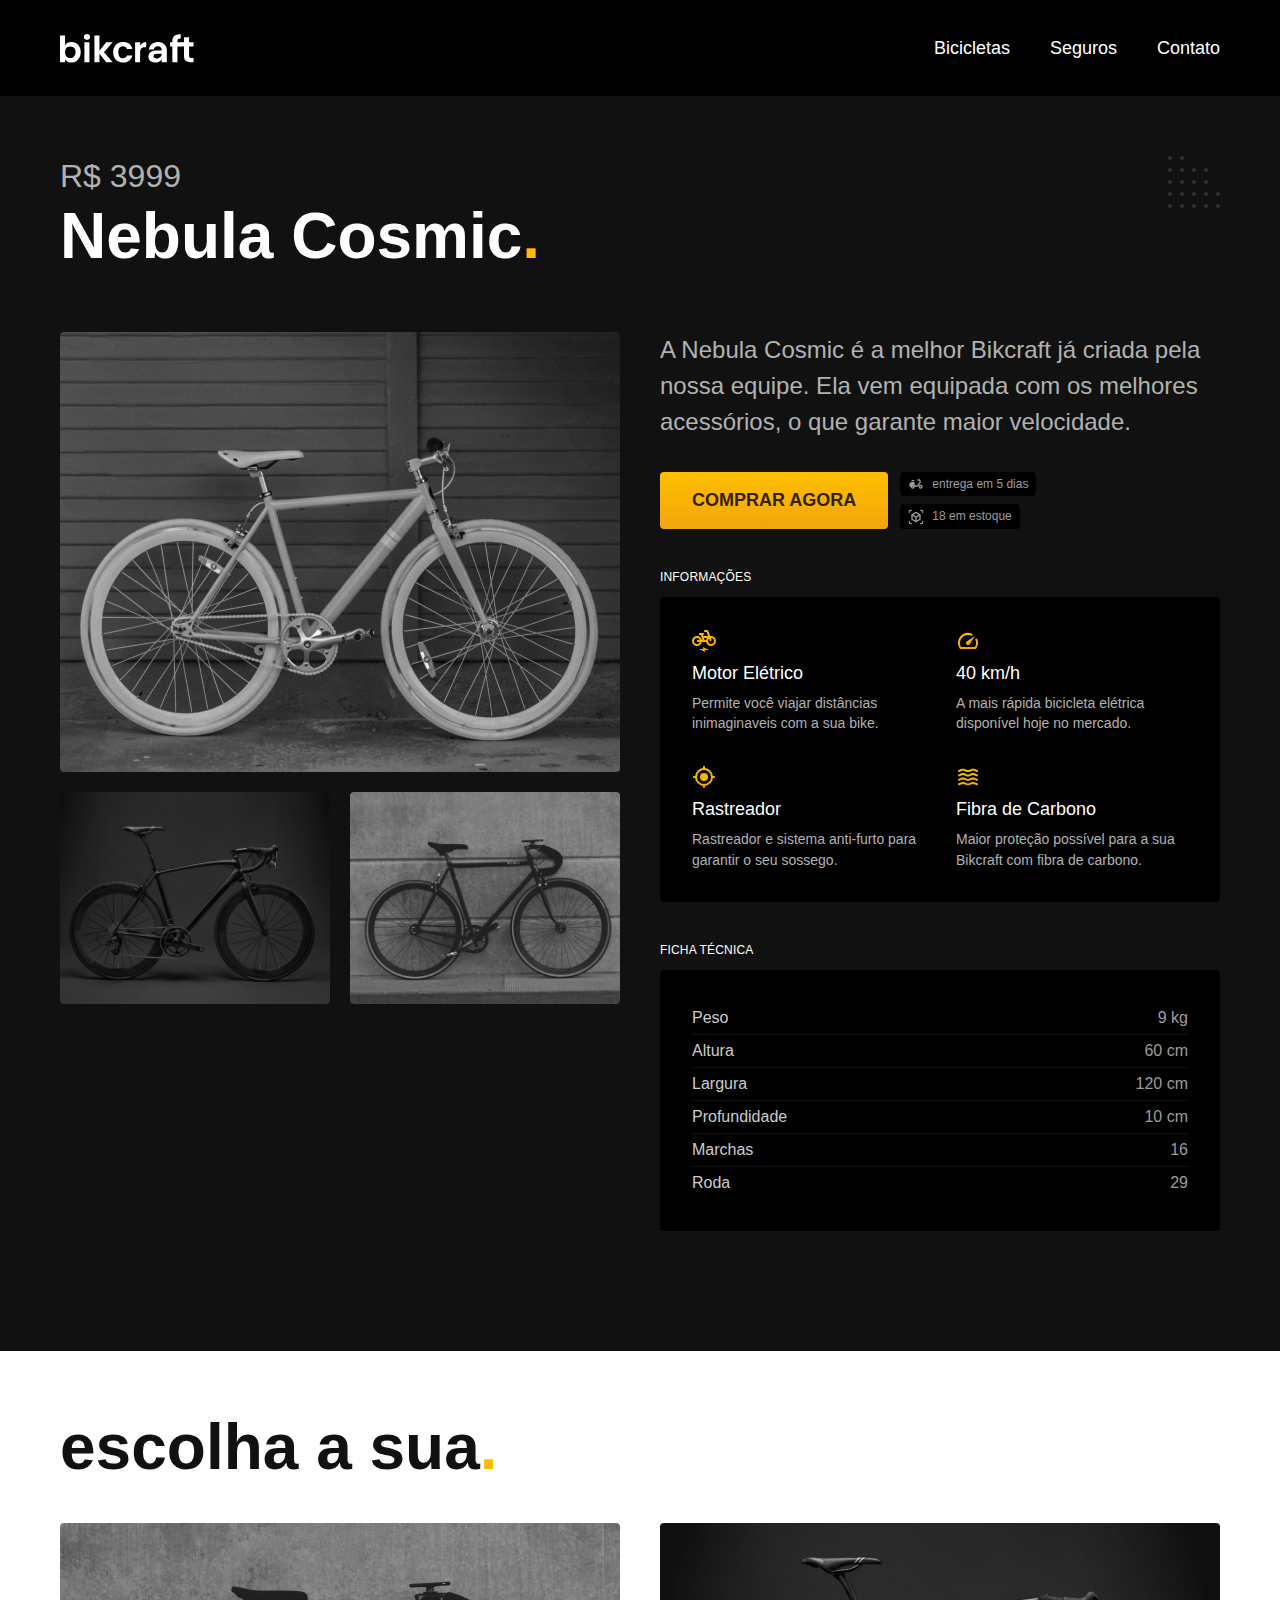
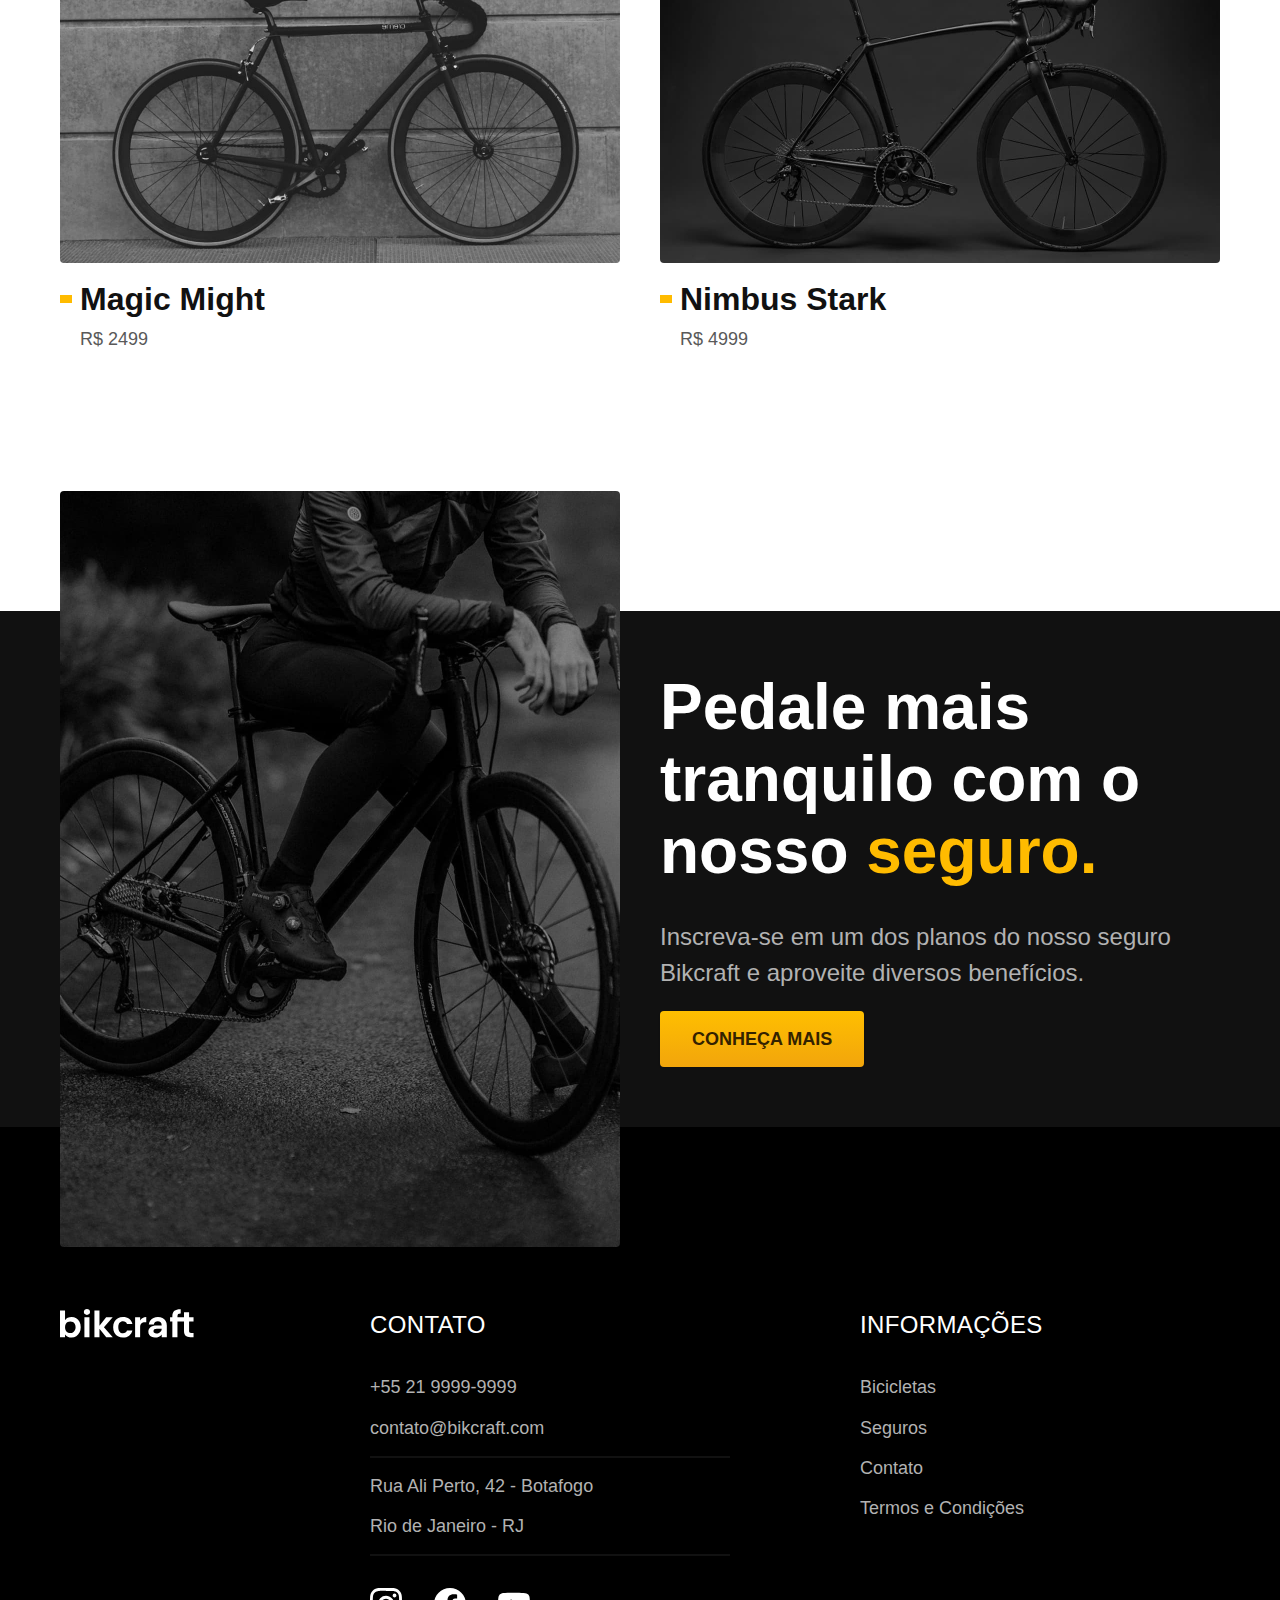
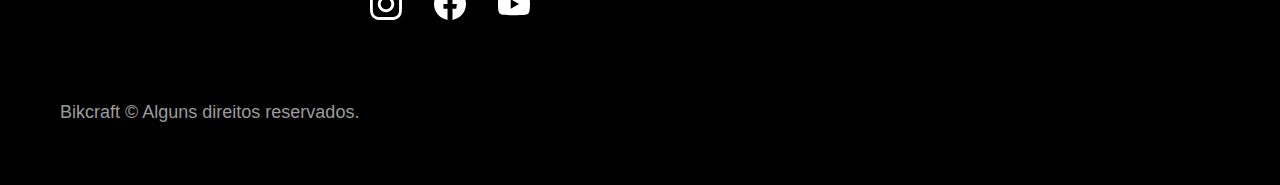
<file: bicicletas/nebula.html>
<!DOCTYPE html>
<html lang="pt-br">

<head>
  <meta charset="UTF-8">
  <meta name="viewport" content="width=device-width, initial-scale=1.0">

  <title>Nebula | Bikcraft</title>
  <meta name="description" content="Nebula.">

  <link rel="preload" href="../css/style.css" as="style">
  <link rel="stylesheet" href="../css/style.css">
</head>

<body id="bicicleta">
  <header class="header-bg">
    <div class="header container">
      <a href="../">
        <img src="../img/bikcraft.svg" alt="Bikcraft">
      </a>

      <nav aria-label="primaria">
        <ul class="header-menu font-1-m cor-0">
          <li><a href="../bicicletas.html">Bicicletas</a></li>
          <li><a href="../seguros.html">Seguros</a></li>
          <li><a href="../contato.html">Contato</a></li>
        </ul>
      </nav>
    </div>
  </header>

  <main class="titulo-bg">
    <div>
      <div class="titulo container">
        <p class="font-2-xl cor-5">R$ 3999</p>
        <h1 class="font-1-xxl cor-0">Nebula Cosmic<span class="cor-p1">.</span></h1>
      </div>
    </div>
    <div class="bicicleta container">
      <div class="bicicleta-imagens">
        <img src="../img/bicicleta/nimbus3.jpg" alt="">
        <img src="../img/bicicleta/nimbus1.jpg" alt="">
        <img src="../img/bicicleta/nimbus2.jpg" alt="">
      </div>
      <div class="bicicleta-conteudo">
        <p class="font-2-l cor-5">A Nebula Cosmic é a melhor Bikcraft já criada pela nossa equipe. Ela vem equipada com os melhores acessórios, o que garante maior velocidade.</p>
        <div class="bicicleta-comprar">
          <a class="botao" href="../orcamento.html">Comprar Agora</a>
          <span class="font-1-xs cor-6"><img src="../img/icones/entrega.svg" alt=""> entrega em 5 dias</span>
          <span class="font-1-xs cor-6"><img src="../img/icones/estoque.svg" alt=""> 18 em estoque</span>
        </div>

        <h2 class="font-1-xs cor-0">Informações</h2>
        <ul class="bicicleta-informacoes">
          <li>
            <img src="../img/icones/eletrica.svg" alt="">
            <h3 class="font-1-m cor-0">Motor Elétrico</h3>
            <p class="font-2-xs cor-5">Permite você viajar distâncias inimaginaveis com a sua bike.</p>
          </li>
          <li>
            <img src="../img/icones/velocidade.svg" alt="">
            <h3 class="font-1-m cor-0">40 km/h</h3>
            <p class="font-2-xs cor-5">A mais rápida bicicleta elétrica disponível hoje no mercado.</p>
          </li>
          <li>
            <img src="../img/icones/rastreador.svg" alt="">
            <h3 class="font-1-m cor-0">Rastreador</h3>
            <p class="font-2-xs cor-5">Rastreador e sistema anti-furto para garantir o seu sossego.</p>
          </li>
          <li>
            <img src="../img/icones/carbono.svg" alt="">
            <h3 class="font-1-m cor-0">Fibra de Carbono</h3>
            <p class="font-2-xs cor-5">Maior proteção possível para a sua Bikcraft com fibra de carbono.</p>
          </li>
        </ul>
        <h2 class="font-1-xs cor-0">Ficha Técnica</h2>
        <ul class="bicicleta-ficha font-2-s cor-4">
          <li>Peso <span>9 kg</span></li>
          <li>Altura <span>60 cm</span></li>
          <li>Largura <span>120 cm</span></li>
          <li>Profundidade <span>10 cm</span></li>
          <li>Marchas <span>16</span></li>
          <li>Roda <span>29</span></li>
        </ul>
      </div>
    </div>
  </main>

  <article class="bicicletas-lista container">
    <h2 class="font-1-xxl">escolha a sua<span class="cor-p1">.</span></h2>

    <ul>
      <li>
        <a href="./magic.html">
          <img src="../img/bicicletas/magic.jpg" alt="Bicicleta preta">
          <h3 class="font-1-xl">Magic Might</h3>
          <span class="font-2-m cor-8">R$ 2499</span>
        </a>
      </li>
      <li>
        <a href="./nimbus.html">
          <img src="../img/bicicletas/nimbus.jpg" alt="Bicicleta preta">
          <h3 class="font-1-xl">Nimbus Stark</h3>
          <span class="font-2-m cor-8">R$ 4999</span>
        </a>
      </li>
    </ul>
  </article>

  <article class="seguro-bg">
    <div class="seguro container">
      <div class="seguro-imagem">
        <img src="../img/fotos/seguros.jpg" alt="Pessoa parada em cima de uma bicicleta.">
      </div>
      <div class="seguro-conteudo">
        <h2 class="font-1-xxl cor-0">Pedale mais tranquilo com o nosso <span class="cor-p1">seguro.</span></h2>
        <p class="font-2-l cor-5">Inscreva-se em um dos planos do nosso seguro Bikcraft e aproveite diversos benefícios.</p>
        <a class="botao" href="../seguros.html">Conheça Mais</a>
      </div>
    </div>
  </article>

  <footer class="footer-bg">
    <div class="footer container">
      <img src="../img/bikcraft.svg" alt="Bikcraft">
      <div class="footer-contato">
        <h3 class="font-2-l-b cor-0">Contato</h3>
        <ul class="font-2-m cor-5">
          <li><a href="tel:+552199999999">+55 21 9999-9999</a></li>
          <li><a href="mailto:contato@bikcraft.com">contato@bikcraft.com</a></li>
          <li>Rua Ali Perto, 42 - Botafogo</li>
          <li>Rio de Janeiro - RJ</li>
        </ul>
        <div class="footer-redes">
          <a href="../">
            <img src="../img/redes/instagram.svg" alt="Instagram">
          </a>
          <a href="../">
            <img src="../img/redes/facebook.svg" alt="Facebook">
          </a>
          <a href="../">
            <img src="../img/redes/youtube.svg" alt="Youtube">
          </a>
        </div>
      </div>
      <div class="footer-informacoes">
        <h3 class="font-2-l-b cor-0">Informações</h3>
        <nav>
          <ul class="font-1-m cor-5">
            <li><a href="../bicicletas.html">Bicicletas</a></li>
            <li><a href="../seguros.html">Seguros</a></li>
            <li><a href="../contato.html">Contato</a></li>
            <li><a href="../termos.html">Termos e Condições</a></li>
          </ul>
        </nav>
      </div>
      <p class="footer-copy font-2-m cor-6">Bikcraft © Alguns direitos reservados.</p>
    </div>
  </footer>
</body>

</html>
</file>
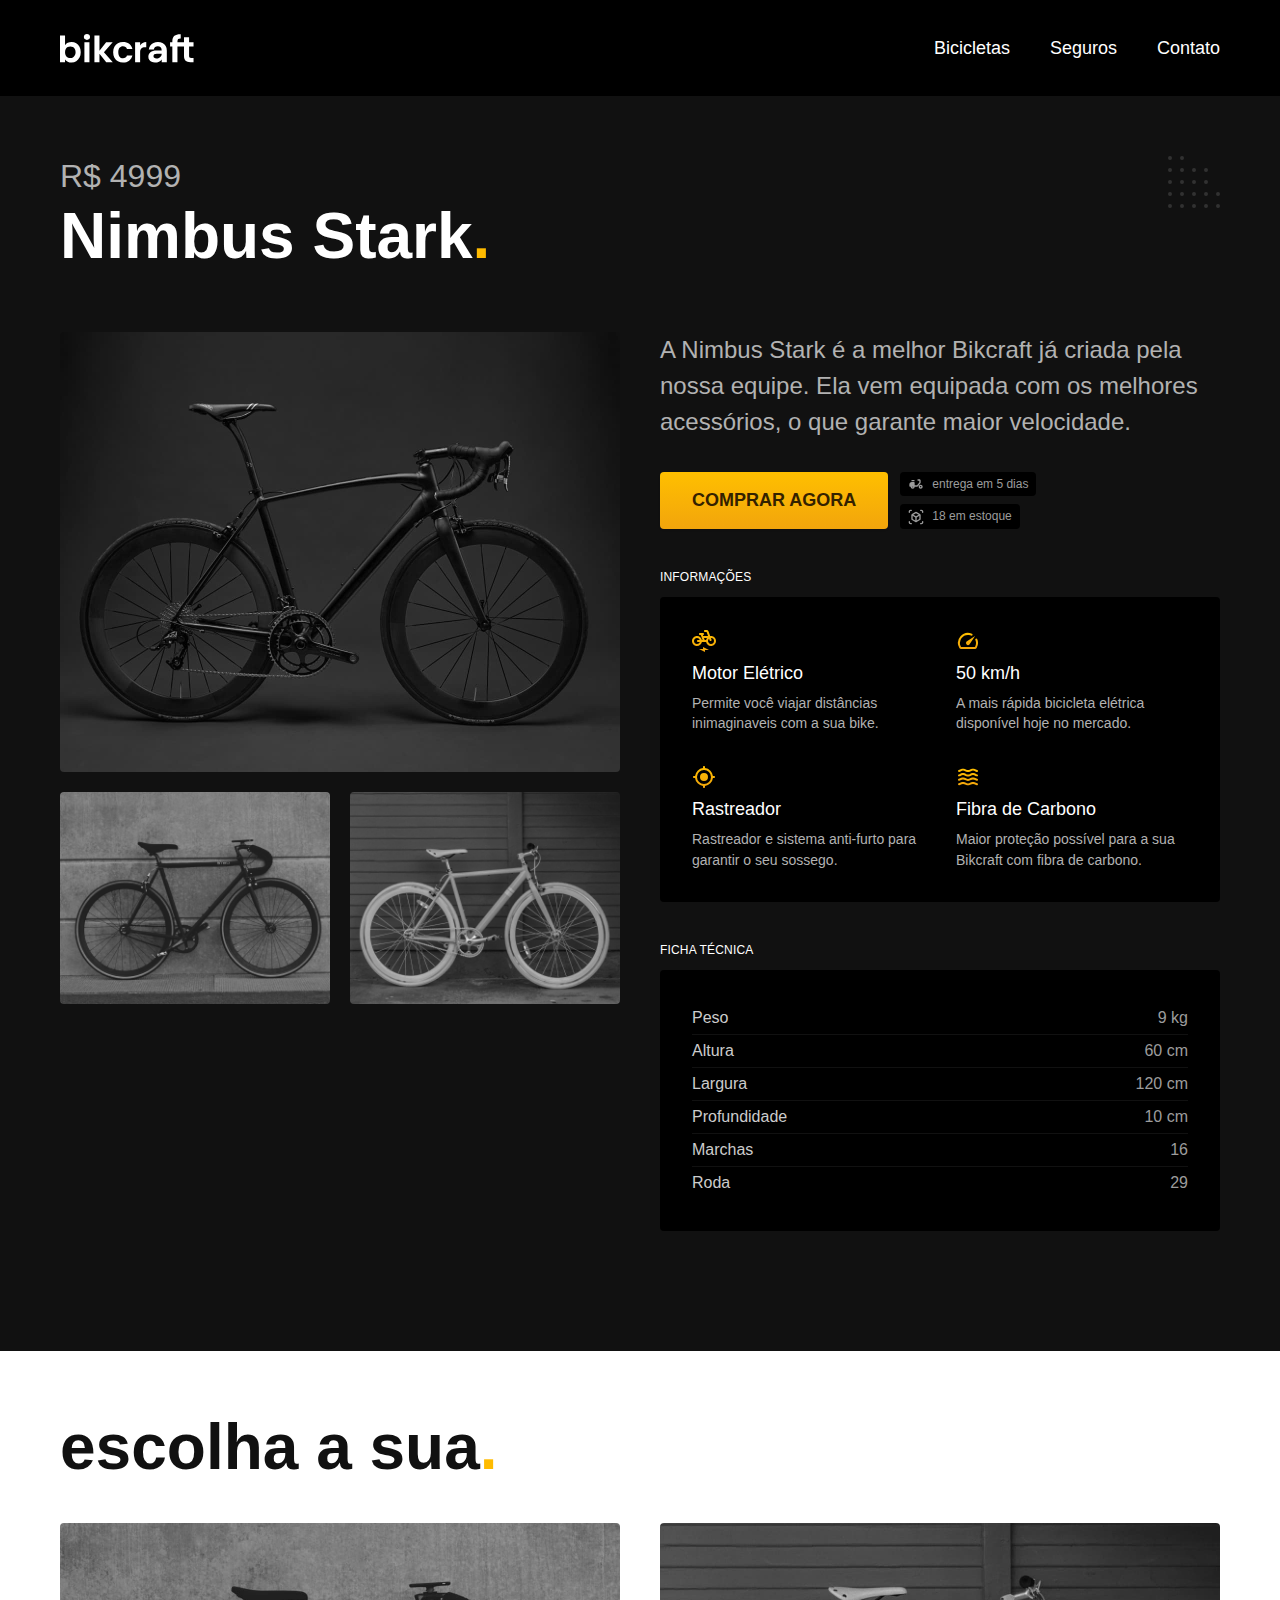
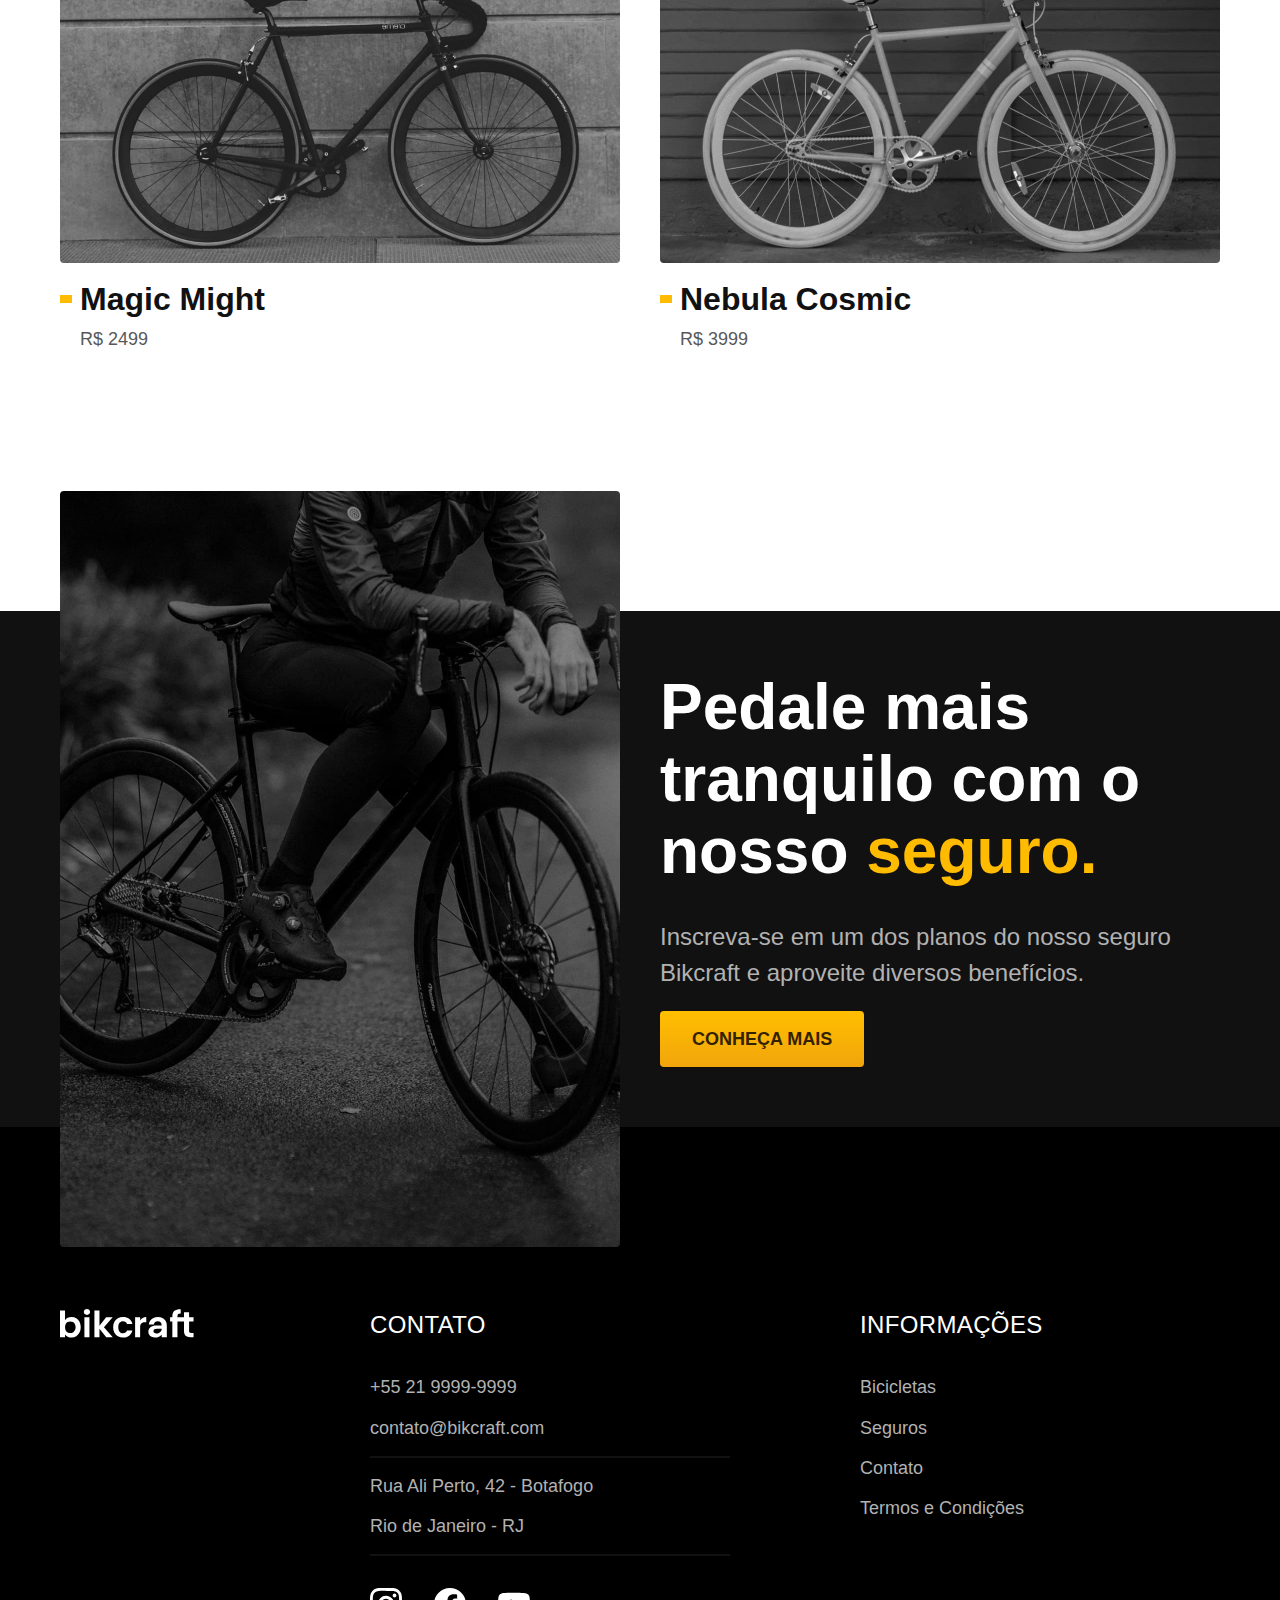
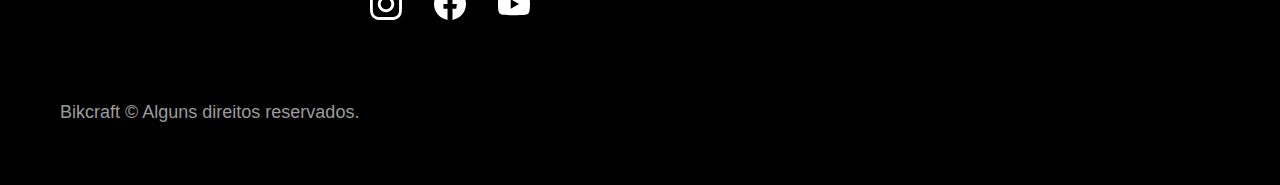
<file: bicicletas/nimbus.html>
<!DOCTYPE html>
<html lang="pt-br">

<head>
  <meta charset="UTF-8">
  <meta name="viewport" content="width=device-width, initial-scale=1.0">

  <title>Nimbus | Bikcraft</title>
  <meta name="description" content="Nimbus.">

  <link rel="preload" href="../css/style.css" as="style">
  <link rel="stylesheet" href="../css/style.css">
</head>

<body id="bicicleta">
  <header class="header-bg">
    <div class="header container">
      <a href="../">
        <img src="../img/bikcraft.svg" alt="Bikcraft">
      </a>

      <nav aria-label="primaria">
        <ul class="header-menu font-1-m cor-0">
          <li><a href="../bicicletas.html">Bicicletas</a></li>
          <li><a href="../seguros.html">Seguros</a></li>
          <li><a href="../contato.html">Contato</a></li>
        </ul>
      </nav>
    </div>
  </header>

  <main class="titulo-bg">
    <div>
      <div class="titulo container">
        <p class="font-2-xl cor-5">R$ 4999</p>
        <h1 class="font-1-xxl cor-0">Nimbus Stark<span class="cor-p1">.</span></h1>
      </div>
    </div>
    <div class="bicicleta container">
      <div class="bicicleta-imagens">
        <img src="../img/bicicleta/nimbus1.jpg" alt="">
        <img src="../img/bicicleta/nimbus2.jpg" alt="">
        <img src="../img/bicicleta/nimbus3.jpg" alt="">
      </div>
      <div class="bicicleta-conteudo">
        <p class="font-2-l cor-5">A Nimbus Stark é a melhor Bikcraft já criada pela nossa equipe. Ela vem equipada com os melhores acessórios, o que garante maior velocidade.</p>
        <div class="bicicleta-comprar">
          <a class="botao" href="../orcamento.html">Comprar Agora</a>
          <span class="font-1-xs cor-6"><img src="../img/icones/entrega.svg" alt=""> entrega em 5 dias</span>
          <span class="font-1-xs cor-6"><img src="../img/icones/estoque.svg" alt=""> 18 em estoque</span>
        </div>

        <h2 class="font-1-xs cor-0">Informações</h2>
        <ul class="bicicleta-informacoes">
          <li>
            <img src="../img/icones/eletrica.svg" alt="">
            <h3 class="font-1-m cor-0">Motor Elétrico</h3>
            <p class="font-2-xs cor-5">Permite você viajar distâncias inimaginaveis com a sua bike.</p>
          </li>
          <li>
            <img src="../img/icones/velocidade.svg" alt="">
            <h3 class="font-1-m cor-0">50 km/h</h3>
            <p class="font-2-xs cor-5">A mais rápida bicicleta elétrica disponível hoje no mercado.</p>
          </li>
          <li>
            <img src="../img/icones/rastreador.svg" alt="">
            <h3 class="font-1-m cor-0">Rastreador</h3>
            <p class="font-2-xs cor-5">Rastreador e sistema anti-furto para garantir o seu sossego.</p>
          </li>
          <li>
            <img src="../img/icones/carbono.svg" alt="">
            <h3 class="font-1-m cor-0">Fibra de Carbono</h3>
            <p class="font-2-xs cor-5">Maior proteção possível para a sua Bikcraft com fibra de carbono.</p>
          </li>
        </ul>
        <h2 class="font-1-xs cor-0">Ficha Técnica</h2>
        <ul class="bicicleta-ficha font-2-s cor-4">
          <li>Peso <span>9 kg</span></li>
          <li>Altura <span>60 cm</span></li>
          <li>Largura <span>120 cm</span></li>
          <li>Profundidade <span>10 cm</span></li>
          <li>Marchas <span>16</span></li>
          <li>Roda <span>29</span></li>
        </ul>
      </div>
    </div>
  </main>

  <article class="bicicletas-lista container">
    <h2 class="font-1-xxl">escolha a sua<span class="cor-p1">.</span></h2>

    <ul>
      <li>
        <a href="./magic.html">
          <img src="../img/bicicletas/magic.jpg" alt="Bicicleta preta">
          <h3 class="font-1-xl">Magic Might</h3>
          <span class="font-2-m cor-8">R$ 2499</span>
        </a>
      </li>
      <li>
        <a href="./nebula.html">
          <img src="../img/bicicletas/nebula.jpg" alt="Bicicleta preta">
          <h3 class="font-1-xl">Nebula Cosmic</h3>
          <span class="font-2-m cor-8">R$ 3999</span>
        </a>
      </li>
    </ul>
  </article>

  <article class="seguro-bg">
    <div class="seguro container">
      <div class="seguro-imagem">
        <img src="../img/fotos/seguros.jpg" alt="Pessoa parada em cima de uma bicicleta.">
      </div>
      <div class="seguro-conteudo">
        <h2 class="font-1-xxl cor-0">Pedale mais tranquilo com o nosso <span class="cor-p1">seguro.</span></h2>
        <p class="font-2-l cor-5">Inscreva-se em um dos planos do nosso seguro Bikcraft e aproveite diversos benefícios.</p>
        <a class="botao" href="../seguros.html">Conheça Mais</a>
      </div>
    </div>
  </article>

  <footer class="footer-bg">
    <div class="footer container">
      <img src="../img/bikcraft.svg" alt="Bikcraft">
      <div class="footer-contato">
        <h3 class="font-2-l-b cor-0">Contato</h3>
        <ul class="font-2-m cor-5">
          <li><a href="tel:+552199999999">+55 21 9999-9999</a></li>
          <li><a href="mailto:contato@bikcraft.com">contato@bikcraft.com</a></li>
          <li>Rua Ali Perto, 42 - Botafogo</li>
          <li>Rio de Janeiro - RJ</li>
        </ul>
        <div class="footer-redes">
          <a href="../">
            <img src="../img/redes/instagram.svg" alt="Instagram">
          </a>
          <a href="../">
            <img src="../img/redes/facebook.svg" alt="Facebook">
          </a>
          <a href="../">
            <img src="../img/redes/youtube.svg" alt="Youtube">
          </a>
        </div>
      </div>
      <div class="footer-informacoes">
        <h3 class="font-2-l-b cor-0">Informações</h3>
        <nav>
          <ul class="font-1-m cor-5">
            <li><a href="../bicicletas.html">Bicicletas</a></li>
            <li><a href="../seguros.html">Seguros</a></li>
            <li><a href="../contato.html">Contato</a></li>
            <li><a href="../termos.html">Termos e Condições</a></li>
          </ul>
        </nav>
      </div>
      <p class="footer-copy font-2-m cor-6">Bikcraft © Alguns direitos reservados.</p>
    </div>
  </footer>
</body>

</html>
</file>
<file: css/style.css>
@import "./global/global.css";
@import "./utilidades/tipografia.css";
@import "./utilidades/cores.css";

@import "./global/header.css";
@import "./global/footer.css";

/* Utilidades */
@import "./utilidades/componentes.css";
@import "./utilidades/formulario.css";

/* Home */
@import "./home/introducao.css";
@import "./home/tecnologia.css";
@import "./home/parceiros.css";
@import "./home/depoimento.css";

/* Bicicletas */
@import "./bicicletas/bicicletas-lista.css";
@import "./bicicletas/bicicletas.css";

/* Bicicleta */
@import "./bicicleta/bicicleta.css";
@import "./bicicleta/seguro.css";

/* Seguros */
@import "./seguros/seguros.css";
@import "./seguros/vantagens.css";
@import "./seguros/perguntas.css";

/* Contato */
@import "./contato/contato.css";
@import "./contato/lojas.css";

/* Contato */
@import "./orcamento/orcamento.css";

/* Termos */
@import "./termos/termos.css";
</file>
